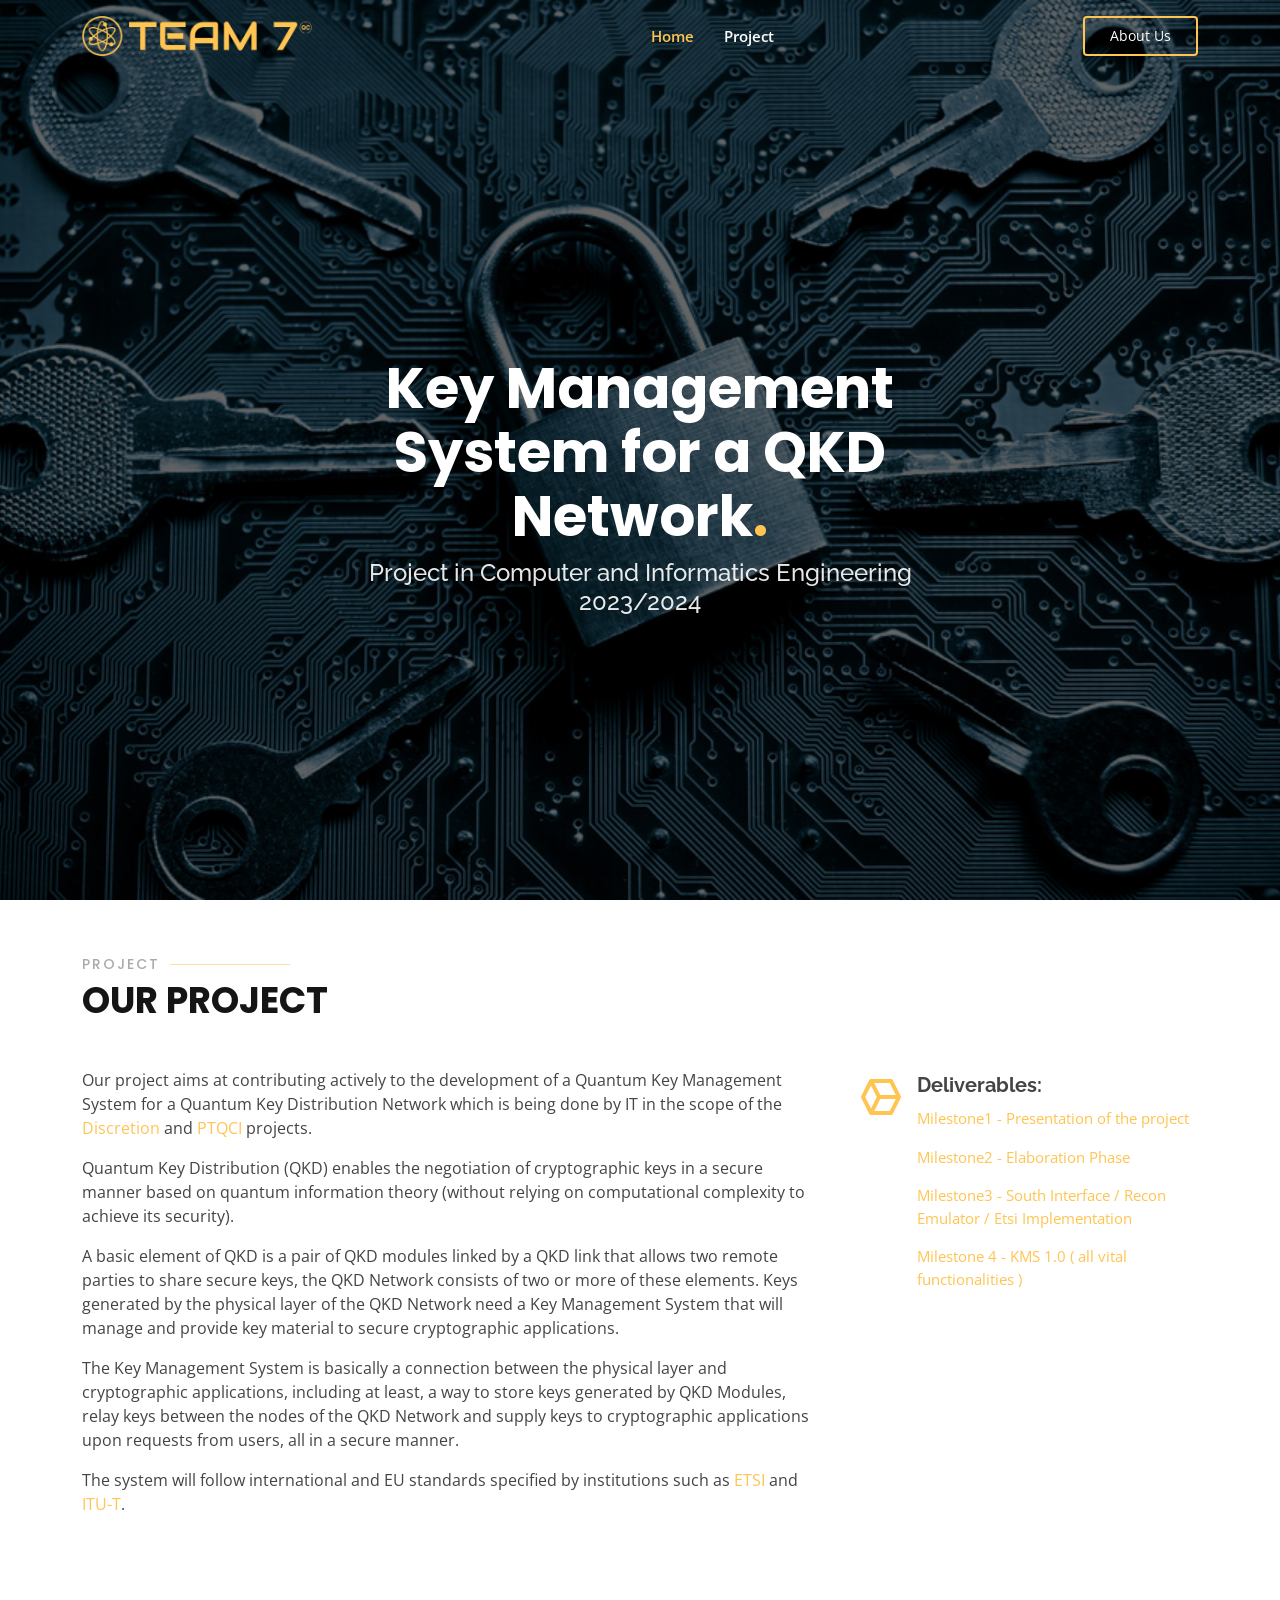
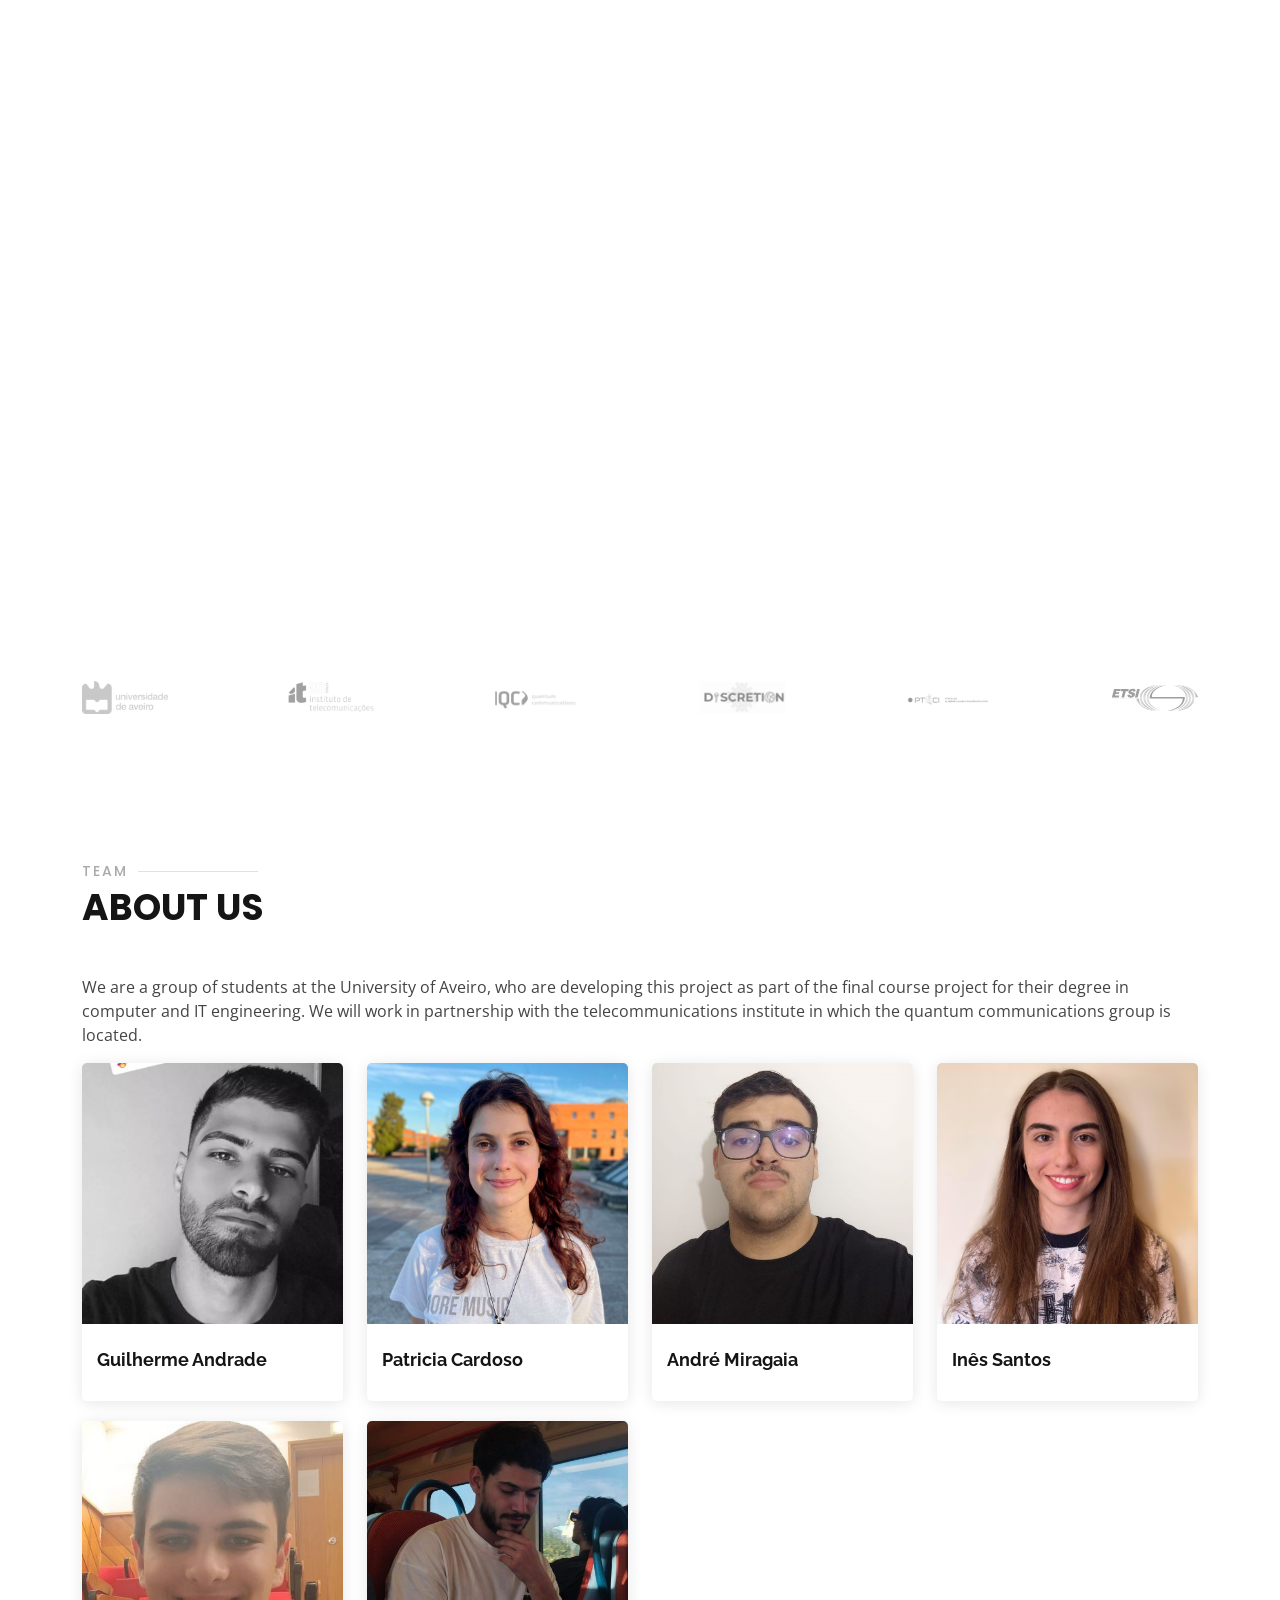
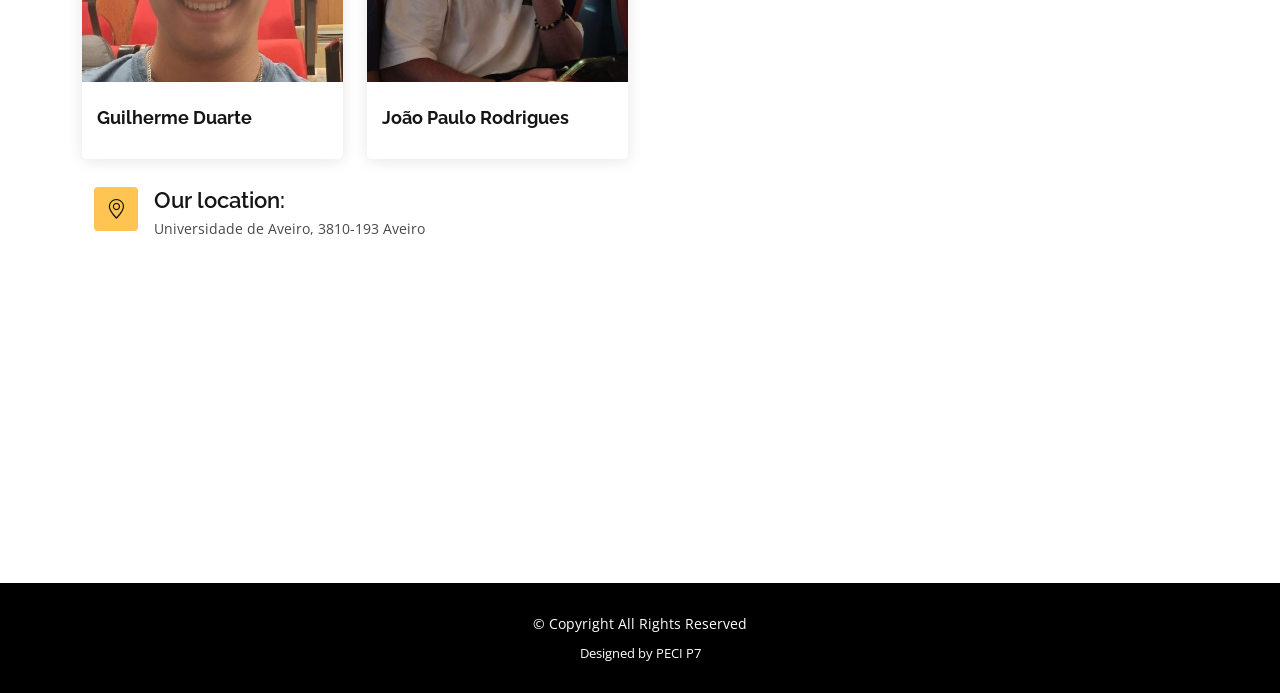
<file: index.html>
<!DOCTYPE html>
<html lang="en">

<head>
  <meta charset="utf-8">
  <meta content="width=device-width, initial-scale=1.0" name="viewport">

  <title>Key Management System for a QKD Network</title>
  <meta content="" name="description">
  <meta content="" name="keywords">

  <!-- Favicons -->
  <link href="assets/img/logoicon.png" rel="icon">
  <link href="assets/img/logoicon.png" rel="apple-touch-icon">

  <!-- Google Fonts -->
  <link href="https://fonts.googleapis.com/css?family=Open+Sans:300,300i,400,400i,600,600i,700,700i|Raleway:300,300i,400,400i,500,500i,600,600i,700,700i|Poppins:300,300i,400,400i,500,500i,600,600i,700,700i" rel="stylesheet">

  <!-- Vendor CSS Files -->
  <link href="assets/vendor/aos/aos.css" rel="stylesheet">
  <link href="assets/vendor/bootstrap/css/bootstrap.min.css" rel="stylesheet">
  <link href="assets/vendor/bootstrap-icons/bootstrap-icons.css" rel="stylesheet">
  <link href="assets/vendor/boxicons/css/boxicons.min.css" rel="stylesheet">
  <link href="assets/vendor/glightbox/css/glightbox.min.css" rel="stylesheet">
  <link href="assets/vendor/remixicon/remixicon.css" rel="stylesheet">
  <link href="assets/vendor/swiper/swiper-bundle.min.css" rel="stylesheet">

  <!-- Template Main CSS File -->
  <link href="assets/css/style.css" rel="stylesheet">

  <!-- =======================================================
  * Template Name: Gp
  * Updated: Sep 18 2023 with Bootstrap v5.3.2
  * Template URL: https://bootstrapmade.com/gp-free-multipurpose-html-bootstrap-template/
  * Author: BootstrapMade.com
  * License: https://bootstrapmade.com/license/
  ======================================================== -->
</head>

<body>

  <!-- ======= Header ======= -->
  <header id="header" class="fixed-top ">
    <div class="container d-flex align-items-center justify-content-lg-between">

      <!-- <h1 class="logo me-auto me-lg-0"><a href="index.html"><span></span></a></h1> -->
      <!-- Uncomment below if you prefer to use an image logo -->
      <a href="index.html" class="logo me-auto me-lg-0"><img src="assets/img/logo_T7.png" alt="" class="img-fluid"></a>

      <nav id="navbar" class="navbar order-last order-lg-0">
        <ul>
          <li><a class="nav-link scrollto active" href="#hero">Home</a></li>
          <li><a class="nav-link scrollto" href="#about">Project</a></li>
        </ul>
        <i class="bi bi-list mobile-nav-toggle"></i>
      </nav><!-- .navbar -->

      <a href="#team" class="get-started-btn scrollto">About Us</a>

    </div>
  </header><!-- End Header -->

  <!-- ======= Hero Section ======= -->
  <section id="hero" class="d-flex align-items-center justify-content-center">
    <div class="container" data-aos="fade-up">

      <div class="row justify-content-center" data-aos="fade-up" data-aos-delay="150">
        <div class="col-xl-7 col-lg-8">
          <h1>Key Management System for a QKD Network<span>.</span></h1>
          <h2>Project in Computer and Informatics Engineering<br> 2023/2024</h2>
        </div>
      </div>
    </div>
  </section><!-- End Hero -->

  <main id="main">

    <!-- ======= Project Section ======= -->
    <section id="about" class="about">
      <div class="container" data-aos="fade-up">

        <div class="section-title">
          <h2>Project</h2>
          <p>Our Project</p>
        </div>
    
        <div class="row">
          <div class="pt-4 pt-lg-0 col-lg-8 content" data-aos="fade-right" data-aos-delay="100">
            <p>
              Our project aims at contributing actively to the development of a Quantum Key
              Management System for a Quantum Key Distribution Network which is being done by IT in the scope of the <a href=" https://discretion-eu.com/" target="_blank">Discretion</a> and
              <a href="https://ptqci.av.it.pt/" target="_blank">PTQCI</a> projects.</p>
            <p>Quantum Key Distribution (QKD) enables the negotiation of cryptographic keys in a
              secure manner based on quantum information theory (without relying on computational complexity to achieve its security).</p> 
            <p>
              A basic element of QKD is a pair of QKD modules linked by a QKD link that allows two remote parties to share secure keys, the QKD Network consists of two or more of these elements.
              Keys generated by the physical layer of the QKD Network need a Key Management System that will manage and provide key material to secure cryptographic applications.</p>
            <p>The Key Management System is basically a connection between the physical layer and cryptographic applications, including at least, a way to store keys generated by QKD Modules, relay keys between the nodes of the QKD Network and supply keys to cryptographic applications upon requests from users, all in a secure manner.</p>
            <p>The system will follow international and EU standards
              specified by institutions such as <a href=" https://www.etsi.org/" target="_blank">ETSI</a> and <a href=" https://www.itu.int/" target="_blank">ITU-T</a>.
            </p>
          </div>
          <div class="pt-4 pt-lg-0 col-lg-4 features" data-aos="fade-left" data-aos-delay="100">
            <div class="icon-box" data-aos="zoom-in" data-aos-delay="150">
              <i class="bx bx-cube-alt"></i>
              <h4>Deliverables:</h4>
              <p><a href="Milestone1.pptx" download> Milestone1 - Presentation of the project</a> </p>
              <p><a href="Milestone2.pptx" download> Milestone2  - Elaboration Phase</a> </p> 
              <p><a href="Milestone3.pptx" download>Milestone3 - South Interface / Recon Emulator / Etsi Implementation</a> </p>  
              <p><a href="Milestone4.pptx" download>Milestone 4 - KMS 1.0 ( all vital functionalities )</a> </p>               
            </div>
          </div>
        </div>

        <!-- Video Section -->
        <!-- Video Section -->
        <!-- Video Section -->
        <!-- Video Section -->
        <div class="row mt-4">
          <div class="col-lg-12">
            <div style="padding:56.25% 0 0 0;position:relative;">
              <iframe src="https://player.vimeo.com/video/953749522?badge=0&amp;autopause=0&amp;player_id=0&amp;app_id=58479" frameborder="0" allow="autoplay; fullscreen; picture-in-picture; clipboard-write" style="position:absolute;top:0;left:0;width:100%;height:100%;" title="Quantum Key Distribution"></iframe>
            </div>
            <script src="https://player.vimeo.com/api/player.js"></script>
          </div>
        </div>
    </section><!-- End Project Section -->

    <!-- ======= Clients Section ======= -->
    <section id="clients" class="clients">
      <div class="container" data-aos="zoom-in">

        <div class="clients-slider swiper">
          <div class="swiper-wrapper align-items-center">
            <div class="swiper-slide"><a href="https://www.ua.pt/" target="_blank"><img src="assets/img/clients/logo_UA2.png" class="img-fluid" alt=""></a></div>
            <div class="swiper-slide"><a href="https://it.pt/" target="_blank"><img src="assets/img/clients/IT.png" class="img-fluid" alt=""></a></div>
            <div class="swiper-slide"><a href="https://www.it.pt/Groups/Index/72" target="_blank"><img src="assets/img/clients/logo_qcg.png" class="img-fluid" alt=""></a></div>
            <div class="swiper-slide"><a href="https://discretion-eu.com/" target="_blank"><img src="assets/img/clients/logo_disc.png" class="img-fluid" alt=""></a></div>
            <div class="swiper-slide"><a href="https://ptqci.av.it.pt/" target="_blank"><img src="assets/img/clients/logo_ptqci.png" class="img-fluid" alt=""></a></div>
            <div class="swiper-slide"><a href="https://www.etsi.org/" target="_blank"><img src="assets/img/clients/logo_etsi.svg" class="img-fluid" alt=""></a></div>
            <div class="swiper-slide"><a href="https://www.itu.int/en/Pages/default.aspx" target="_blank"><img src="assets/img/clients/logo_itu.png" class="img-fluid" alt=""></a></div>

          </div>
          <!-- <div class="swiper-pagination"></div> -->
        </div>

      </div>
    </section><!-- End Clients Section -->

    <!-- ======= Team Section ======= -->
    <section id="team" class="team">
      <div class="container" data-aos="fade-up">

        <div class="section-title">
          <h2>Team</h2>
          <p>About Us</p>
        </div>

        <p>We are a group of students at the University of Aveiro, who are developing this project as part of the final course project for their degree in computer and IT engineering. We will work in partnership with the telecommunications institute in which the quantum communications group is located.</p>

        <div class="row">

          <div class="col-lg-3 col-md-6 d-flex align-items-stretch">
            <div class="member" data-aos="fade-up" data-aos-delay="100">
              <div class="member-img">
                <img src="Gui.jpg" class="img-fluid" alt="">
                <div class="social">
                  <a href=""><i class="bi bi-twitter"></i></a>
                  <a href=""><i class="bi bi-facebook"></i></a>
                  <a href=""><i class="bi bi-instagram"></i></a>
                  <a href=""><i class="bi bi-linkedin"></i></a>
                </div>
              </div>
              <div class="member-info">
                <h4>Guilherme Andrade</h4>
              </div>
            </div>
          </div>

          <div class="col-lg-3 col-md-6 d-flex align-items-stretch">
            <div class="member" data-aos="fade-up" data-aos-delay="200">
              <div class="member-img">
                <img src="Patricia.jpg" class="img-fluid" alt="">
                <div class="social">
                  <a href=""><i class="bi bi-twitter"></i></a>
                  <a href=""><i class="bi bi-facebook"></i></a>
                  <a href=""><i class="bi bi-instagram"></i></a>
                  <a href=""><i class="bi bi-linkedin"></i></a>
                </div>
              </div>
              <div class="member-info">
                <h4>Patricia Cardoso</h4>
              </div>
            </div>
          </div>

          <div class="col-lg-3 col-md-6 d-flex align-items-stretch">
            <div class="member" data-aos="fade-up" data-aos-delay="300">
              <div class="member-img">
                <img src="Miragaia.jpg" class="img-fluid" alt="">
                <div class="social">
                  <a href=""><i class="bi bi-twitter"></i></a>
                  <a href=""><i class="bi bi-facebook"></i></a>
                  <a href=""><i class="bi bi-instagram"></i></a>
                  <a href=""><i class="bi bi-linkedin"></i></a>
                </div>
              </div>
              <div class="member-info">
                <h4>André Miragaia</h4>
              </div>
            </div>
          </div>

          <div class="col-lg-3 col-md-6 d-flex align-items-stretch">
            <div class="member" data-aos="fade-up" data-aos-delay="400">
              <div class="member-img">
                <img src="ines.jpg" class="img-fluid" alt="">
                <div class="social">
                  <a href=""><i class="bi bi-twitter"></i></a>
                  <a href=""><i class="bi bi-facebook"></i></a>
                  <a href=""><i class="bi bi-instagram"></i></a>
                  <a href=""><i class="bi bi-linkedin"></i></a>
                </div>
              </div>
              <div class="member-info">
                <h4>Inês Santos</h4>
              </div>
            </div>
          </div>

          <div class="col-lg-3 col-md-6 d-flex align-items-stretch">
            <div class="member" data-aos="fade-up" data-aos-delay="100">
              <div class="member-img">
                <img src="Galinhas.jpg" class="img-fluid" alt="">
                <div class="social">
                  <a href=""><i class="bi bi-twitter"></i></a>
                  <a href=""><i class="bi bi-facebook"></i></a>
                  <a href=""><i class="bi bi-instagram"></i></a>
                  <a href=""><i class="bi bi-linkedin"></i></a>
                </div>
              </div>
              <div class="member-info">
                <h4>Guilherme Duarte</h4>
              </div>
            </div>
          </div>

          <div class="col-lg-3 col-md-6 d-flex align-items-stretch">
            <div class="member" data-aos="fade-up" data-aos-delay="100">
              <div class="member-img">
                <img src="J.jpg" class="img-fluid" alt="">
                <div class="social">
                  <a href=""><i class="bi bi-twitter"></i></a>
                  <a href=""><i class="bi bi-facebook"></i></a>
                  <a href=""><i class="bi bi-instagram"></i></a>
                  <a href=""><i class="bi bi-linkedin"></i></a>
                </div>
              </div>
              <div class="member-info">
                <h4>João Paulo Rodrigues</h4>
              </div>
            </div>
          </div>

        </div>

        <div class="container contact mt-2" data-aos="fade-up">

          <div class="row">
            <div class="col-lg-4">
              <div class="info">
                <div class="address">
                  <i class="bi bi-geo-alt"></i>
                  <h4>Our location:</h4>
                  <p>Universidade de Aveiro, 3810-193 Aveiro</p>
                </div>
              </div>
            </div>
          </div>
  
          <div class="mt-2">
            <iframe style="border:0; width: 100%; height: 270px;" src="https://www.google.com/maps/embed?pb=!1m14!1m8!1m3!1d12111.873554805348!2d-8.6574621!3d40.6305791!3m2!1i1024!2i768!4f13.1!3m3!1m2!1s0xd23a2aa4e1bda2b%3A0xd70b976749475485!2sUniversidade%20de%20Aveiro!5e0!3m2!1spt-PT!2spt!4v1696082003147!5m2!1spt-PT!2spt" frameborder="0" allowfullscreen></iframe>
          </div>
  
        </div>


      </div>
    </section><!-- End Team Section -->

  </main><!-- End #main -->

  <!-- ======= Footer ======= -->
  <footer id="footer">
    <div class="container">
      <div class="copyright">
        &copy; Copyright All Rights Reserved
      </div>
      <div class="credits">
        <!-- All the links in the footer should remain intact. -->
        <!-- You can delete the links only if you purchased the pro version. -->
        <!-- Licensing information: https://bootstrapmade.com/license/ -->
        <!-- Purchase the pro version with working PHP/AJAX contact form: https://bootstrapmade.com/gp-free-multipurpose-html-bootstrap-template/ -->
        Designed by PECI P7
      </div>
    </div>
  </footer><!-- End Footer -->

  <div id="preloader"></div>
  <a href="#" class="back-to-top d-flex align-items-center justify-content-center"><i class="bi bi-arrow-up-short"></i></a>

  <!-- Vendor JS Files -->
  <script src="assets/vendor/purecounter/purecounter_vanilla.js"></script>
  <script src="assets/vendor/aos/aos.js"></script>
  <script src="assets/vendor/bootstrap/js/bootstrap.bundle.min.js"></script>
  <script src="assets/vendor/glightbox/js/glightbox.min.js"></script>
  <script src="assets/vendor/isotope-layout/isotope.pkgd.min.js"></script>
  <script src="assets/vendor/swiper/swiper-bundle.min.js"></script>
  <script src="assets/vendor/php-email-form/validate.js"></script>

  <!-- Template Main JS File -->
  <script src="assets/js/main.js"></script>

</body>

</html>
</file>
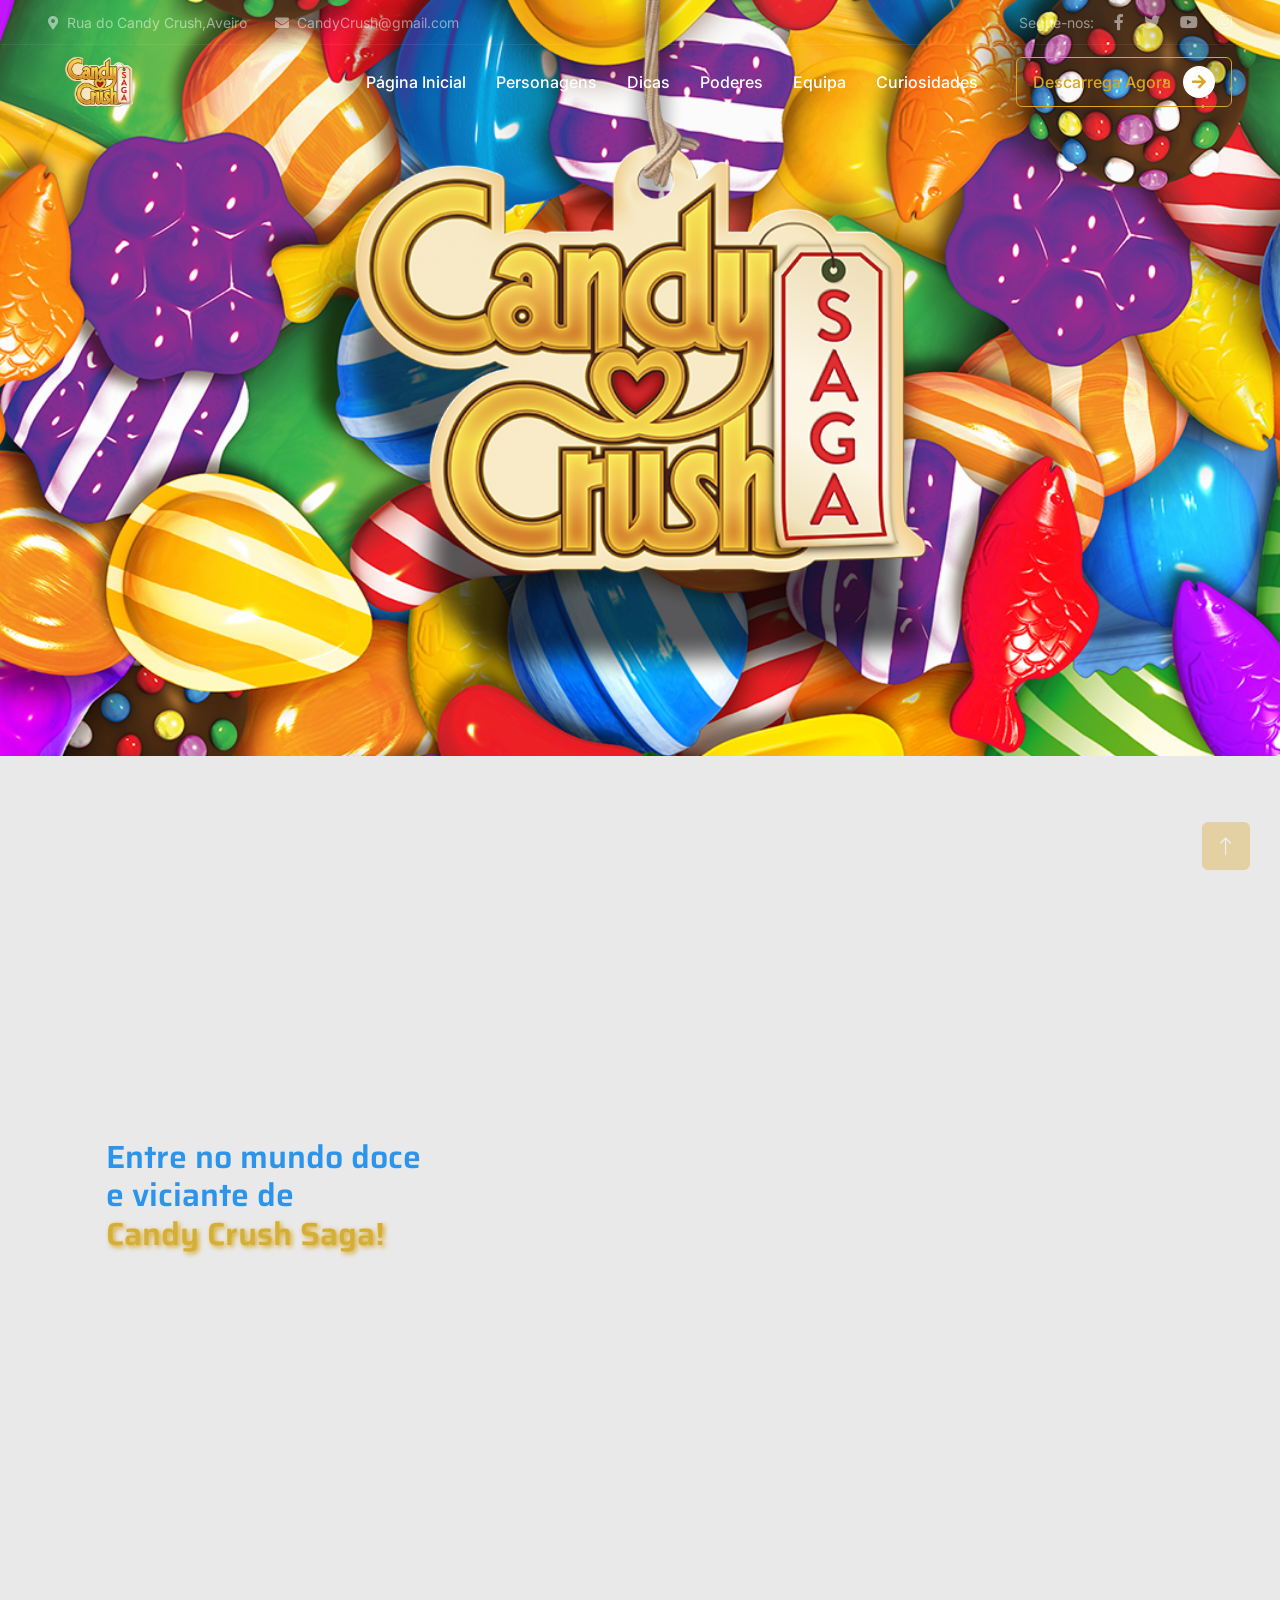
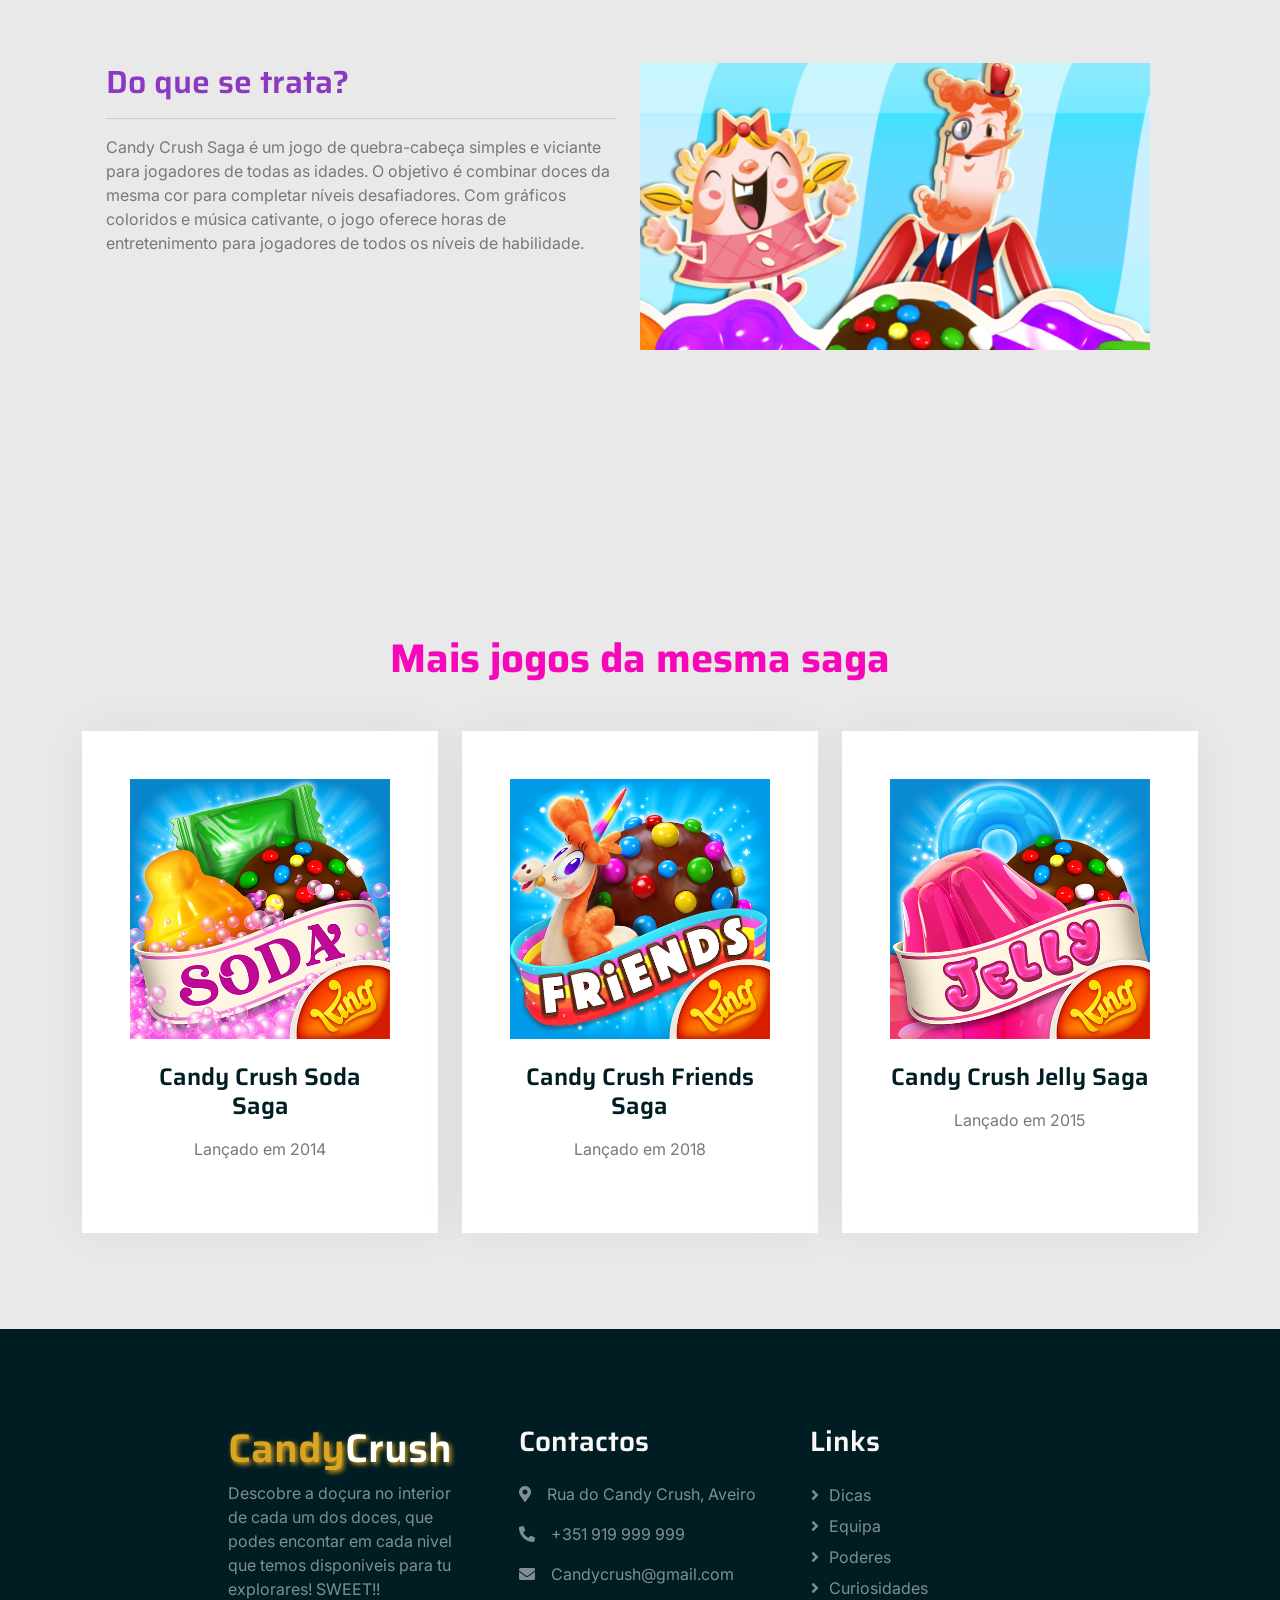
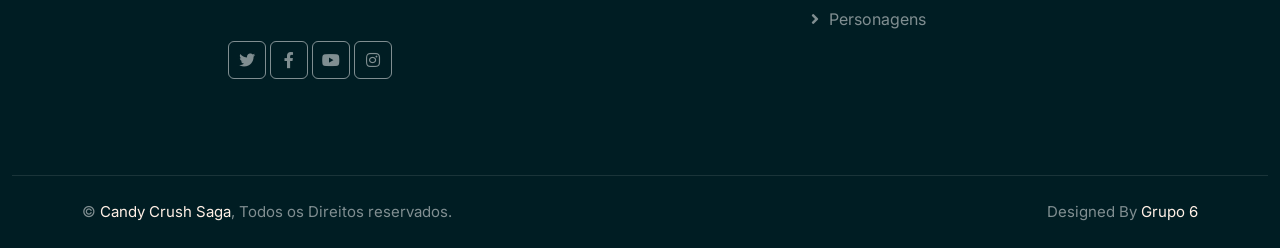
<file: Site/index.html>
<!DOCTYPE html>
<html lang="en">

<head>
    <meta charset="utf-8">
    <title>Candy Crush Saga</title>
    <meta content="width=device-width, initial-scale=1.0" name="viewport">
    <meta content="" name="keywords">
    <meta content="" name="description">

    <!-- Favicon -->
    <link href="img/favicon.ico" rel="icon">

    <!-- Google Web Fonts -->
    <link rel="preconnect" href="https://fonts.googleapis.com">
    <link rel="preconnect" href="https://fonts.gstatic.com" crossorigin>
    <link href="https://fonts.googleapis.com/css2?family=Inter:wght@400;500;600&family=Saira:wght@500;600;700&display=swap" rel="stylesheet"> 

    <!-- Icon Font Stylesheet -->
    <link href="https://cdnjs.cloudflare.com/ajax/libs/font-awesome/5.10.0/css/all.min.css" rel="stylesheet">
    <link href="https://cdn.jsdelivr.net/npm/bootstrap-icons@1.4.1/font/bootstrap-icons.css" rel="stylesheet">

    <!-- Libraries Stylesheet -->
    <link href="lib/animate/animate.min.css" rel="stylesheet">
    <link href="lib/owlcarousel/assets/owl.carousel.min.css" rel="stylesheet">

    <!-- Customized Bootstrap Stylesheet -->
    <link href="css/bootstrap.min.css" rel="stylesheet">

    <!-- Template Stylesheet -->
    <link href="css/style.css" rel="stylesheet">
</head>


  
<body class="bodyhome" style="background-color:#e9e9e9;">

    <!-- Spinner Start -->
    <div id="spinner" class="show bg-white position-fixed translate-middle w-100 vh-100 top-50 start-50 d-flex align-items-center justify-content-center">
        <div class="spinner-grow text-primary" role="status"></div>
    </div>
    <!-- Spinner End -->
    
     
    <!-- Navbar Start -->
    <div class="container-fluid fixed-top px-0 wow fadeIn" data-wow-delay="0.1s">
        <div class="top-bar text-white-50 row gx-0 align-items-center d-none d-lg-flex">
            <div class="col-lg-6 px-5 text-start">
                <small><i class="fa fa-map-marker-alt me-2"></i>Rua do Candy Crush,Aveiro</small>
                <small class="ms-4"><i class="fa fa-envelope me-2"></i>CandyCrush@gmail.com</small>
            </div>
            <div class="col-lg-6 px-5 text-end">
                <small>Segue-nos:</small>
                <a class="text-white-50 ms-3" href="https://www.facebook.com/candycrushsaga"><i class="fab fa-facebook-f"></i></a>
                <a class="text-white-50 ms-3" href="https://twitter.com/CandyCrushSaga"><i class="fab fa-twitter"></i></a>
                <a class="text-white-50 ms-3" href="https://www.youtube.com/@CandyCrushOfficial/videos"><i class="fab fa-youtube"></i></a>
                <a class="text-white-50 ms-3" href="https://www.instagram.com/candycrushsaga/"><i class="fab fa-instagram"></i></a>
            </div>
        </div>

        <nav class="navbar navbar-expand-lg navbar-dark py-lg-0 px-lg-5 wow fadeIn" data-wow-delay="0.1s">
            <a href="index.html" class="navbar-brand ms-4 ms-lg-0">
                <img src="img\Candy_Crush_Saga_logo.png" alt="logo" style= "height:60px;">
                
            </a>
            <button type="button" class="navbar-toggler me-4" data-bs-toggle="collapse" data-bs-target="#navbarCollapse">
                <span class="navbar-toggler-icon"></span>
            </button>
            <div class="collapse navbar-collapse" id="navbarCollapse">
                <div class="navbar-nav ms-auto p-4 p-lg-0">
                    <a href="index.html" class="nav-item nav-link">Página Inicial</a>
                    <a href="Personagens.html" class="nav-item nav-link">Personagens</a>
                    <a href="dicas.html" class="nav-item nav-link">Dicas</a>
                    <a href="Poderes1.html" class="nav-item nav-link">Poderes</a>
                    <a href="Equipa.html" class="nav-item nav-link">Equipa</a>
                    <a href="Curiosidades.html" class="nav-item nav-link">Curiosidades</a>
                </div>
                <div class="d-none d-lg-flex ms-2">
                    <a class="btn btn-outline-primary py-2 px-3" href="Descarregar.html">
                        Descarrega Agora
                        <div class="d-inline-flex btn-sm-square bg-white text-primary rounded-circle ms-2">
                            <i class="fa fa-arrow-right"></i>
                        </div>
                    </a>
                </div>
            </div>
        </nav>
    </div>
    <!-- Navbar End -->


    <!-- Page Header Start -->
    <div class="homepage-header ">
      
    </div>
    <!-- Page Header End -->

    
    <!--Home video--> <!--Adicionei esta secção--> 
    <div class="candyvid" id="cv">
        <div class="row align-items-center container my-5 mx-auto">
            <div class=" content text col-lg-6 col-md-6 col-12 pt-5 pb-5">
                <h2><span  style="color:#2c95eb">Entre no mundo doce <br> e viciante de </span><br><span class=" texto-primary text-shadow"> Candy Crush Saga!</span></h2>
            </div>
            <div class="img col-lg-6 col-md-6 col-12 pt-5 pb-5 containerVid">
                <iframe width="560" height="315" src="https://www.youtube.com/embed/gJjCGmMkAIw" title="YouTube video player" frameborder="0" allow="accelerometer; autoplay; clipboard-write; encrypted-media; gyroscope; picture-in-picture; web-share" class="youtube" allowfullscreen></iframe>
            </div>
        </div>
    </div>
     <!--Home video--> <!--Adicionei esta secção--> 
    <div class="descricao" id="des">
        <div class="row align-items-center container my-5 mx-auto">
            <div class="row padding">
                
                <div class="text col-lg-6 col-md-6 col-12 pt-5 pb-5">
                    <h2><span style="color:#8b3ac0">Do que se trata?</span></h2>
                    <hr>
                    <p>Candy Crush Saga é um jogo de quebra-cabeça simples e viciante para jogadores de todas as idades. O objetivo é combinar doces da mesma cor para completar níveis desafiadores. Com gráficos coloridos e música cativante, o jogo oferece horas de entretenimento para jogadores de todos os níveis de habilidade.</p>
                </div>
                <div class="text col-lg-6 col-md-6 col-12 pt-5 pb-5">
                    <img src="img/candy2.png" class="img-fluid" alt="Candy Crush Saga">
                </div>
            </div>
        </div>
    </div>
    <!--end Home video-->

    <!-- Service Start --> <!--Alterei o texto, as imagens e removei os botões-->
    <div style="margin-top:5cm" class="container-xxl py-5">
        <div class="container">
            <div class="text-center mx-auto mb-5 wow fadeInUp" data-wow-delay="0.1s" style="max-width: 500px;">
                <h1 class="display-6 mb-5"><span style="color:#f607ba">Mais jogos da mesma saga</span></h1>
            </div>
            <div class="row g-4 justify-content-center">
                <div class="col-lg-4 col-md-6 wow fadeInUp" data-wow-delay="0.1s">
                    <div class="service-item bg-white text-center h-100 p-4 p-xl-5">
                        <img class="img-fluid mb-4" src="img/soda.png" alt="">
                        <h4 class="mb-3">Candy Crush Soda Saga</h4>
                        <p class="mb-4">Lançado em 2014</p>
                    </div>
                </div>
                <div class="col-lg-4 col-md-6 wow fadeInUp" data-wow-delay="0.3s">
                    <div class="service-item bg-white text-center h-100 p-4 p-xl-5">
                        <img class="img-fluid mb-4" src="img/friends.png" alt="">
                        <h4 class="mb-3">Candy Crush Friends Saga</h4>
                        <p class="mb-4">Lançado em 2018</p>
                    </div>
                </div>
                <div class="col-lg-4 col-md-6 wow fadeInUp" data-wow-delay="0.5s">
                    <div class="service-item bg-white text-center h-100 p-4 p-xl-5">
                        <img class="img-fluid mb-4" src="img/jelly.png" alt="">
                        <h4 class="mb-3">Candy Crush Jelly Saga</h4>
                        <p class="mb-4">Lançado em 2015</p>
                    </div>
                </div>
            </div>
        </div>
    </div>
    <!-- Service End -->



      <!-- Footer Start -->
      <div class="container-fluid bg-dark text-white-50 footer mt-5 pt-5 wow fadeIn" data-wow-delay="0.1s">
        <div class="container py-5">
            <div class="row g-5 justify-content-center">
                <div class="col-lg-3 col-md-6">
                    <h1 class="text-primary text-shadow">Candy<span style="color:white">Crush</span></h1> 
                    <p>Descobre a doçura no interior de cada um dos doces, que podes encontar em cada nivel que temos disponiveis para tu explorares! SWEET!!</p>
                    <div class="d-flex pt-4">
                        <a class="btn btn-square me-1" href="https://twitter.com/CandyCrushSaga"><i class="fab fa-twitter"></i></a>
                        <a class="btn btn-square me-1" href="https://www.facebook.com/candycrushsaga"><i class="fab fa-facebook-f"></i></a>
                        <a class="btn btn-square me-1" href="https://www.youtube.com/@CandyCrushOfficial/videos"><i class="fab fa-youtube"></i></a>
                        <a class="btn btn-square me-1" href="https://www.instagram.com/candycrushsaga/"><i class="fab fa-instagram"></i></a>
                    </div>
                </div>
                <div class="col-lg-3 col-md-6">
                    <h3 class="text-light mb-4">Contactos</h3>
                    <p><i class="fa fa-map-marker-alt me-3"></i>Rua do Candy Crush, Aveiro</p>
                    <p><i class="fa fa-phone-alt me-3"></i>+351 919 999 999</p>
                    <p><i class="fa fa-envelope me-3"></i>Candycrush@gmail.com</p>
                </div>
                <div class="col-lg-3 col-md-6">
                    <h3 class="text-light mb-4">Links</h3>
                    <a class="btn btn-link" href="dicas.html">Dicas</a>
                    <a class="btn btn-link" href="Equipa.html">Equipa</a>
                    <a class="btn btn-link" href="Poderes1.html">Poderes</a>
                    <a class="btn btn-link" href="Curiosidades.html">Curiosidades</a>
                    <a class="btn btn-link" href="personagens.html">Personagens</a>
                </div>
                <a></a>
            </div>
        </div>
        <div class="container-fluid copyright">
            <div class="container">
                <div class="row">
                    <div class="col-md-6 text-center text-md-start mb-3 mb-md-0">
                        &copy; <a href="#">Candy Crush Saga</a>, Todos os Direitos reservados.
                    </div>
                    <div class="col-md-6 text-center text-md-end">
                        <!--/*** This template is free as long as you keep the footer author’s credit link/attribution link/backlink. If you'd like to use the template without the footer author’s credit link/attribution link/backlink, you can purchase the Credit Removal License from "https://htmlcodex.com/credit-removal". Thank you for your support. ***/-->
                        Designed By <a href="">Grupo 6</a>
                    </div>
                </div>
            </div>
        </div>
    </div>
    <!-- Footer End -->


    <!-- Back to Top -->
    <a href="#" class="btn btn-lg btn-primary btn-lg-square back-to-top"><i class="bi bi-arrow-up"></i></a>


    <!-- JavaScript Libraries -->
    <script src="https://code.jquery.com/jquery-3.4.1.min.js"></script>
    <script src="https://cdn.jsdelivr.net/npm/bootstrap@5.0.0/dist/js/bootstrap.bundle.min.js"></script>
    <script src="lib/wow/wow.min.js"></script>
    <script src="lib/easing/easing.min.js"></script>
    <script src="lib/waypoints/waypoints.min.js"></script>
    <script src="lib/owlcarousel/owl.carousel.min.js"></script>
    <script src="lib/parallax/parallax.min.js"></script>

    <!-- Template Javascript -->
    <script src="js/main.js"></script>
</body>

</html>
</file>
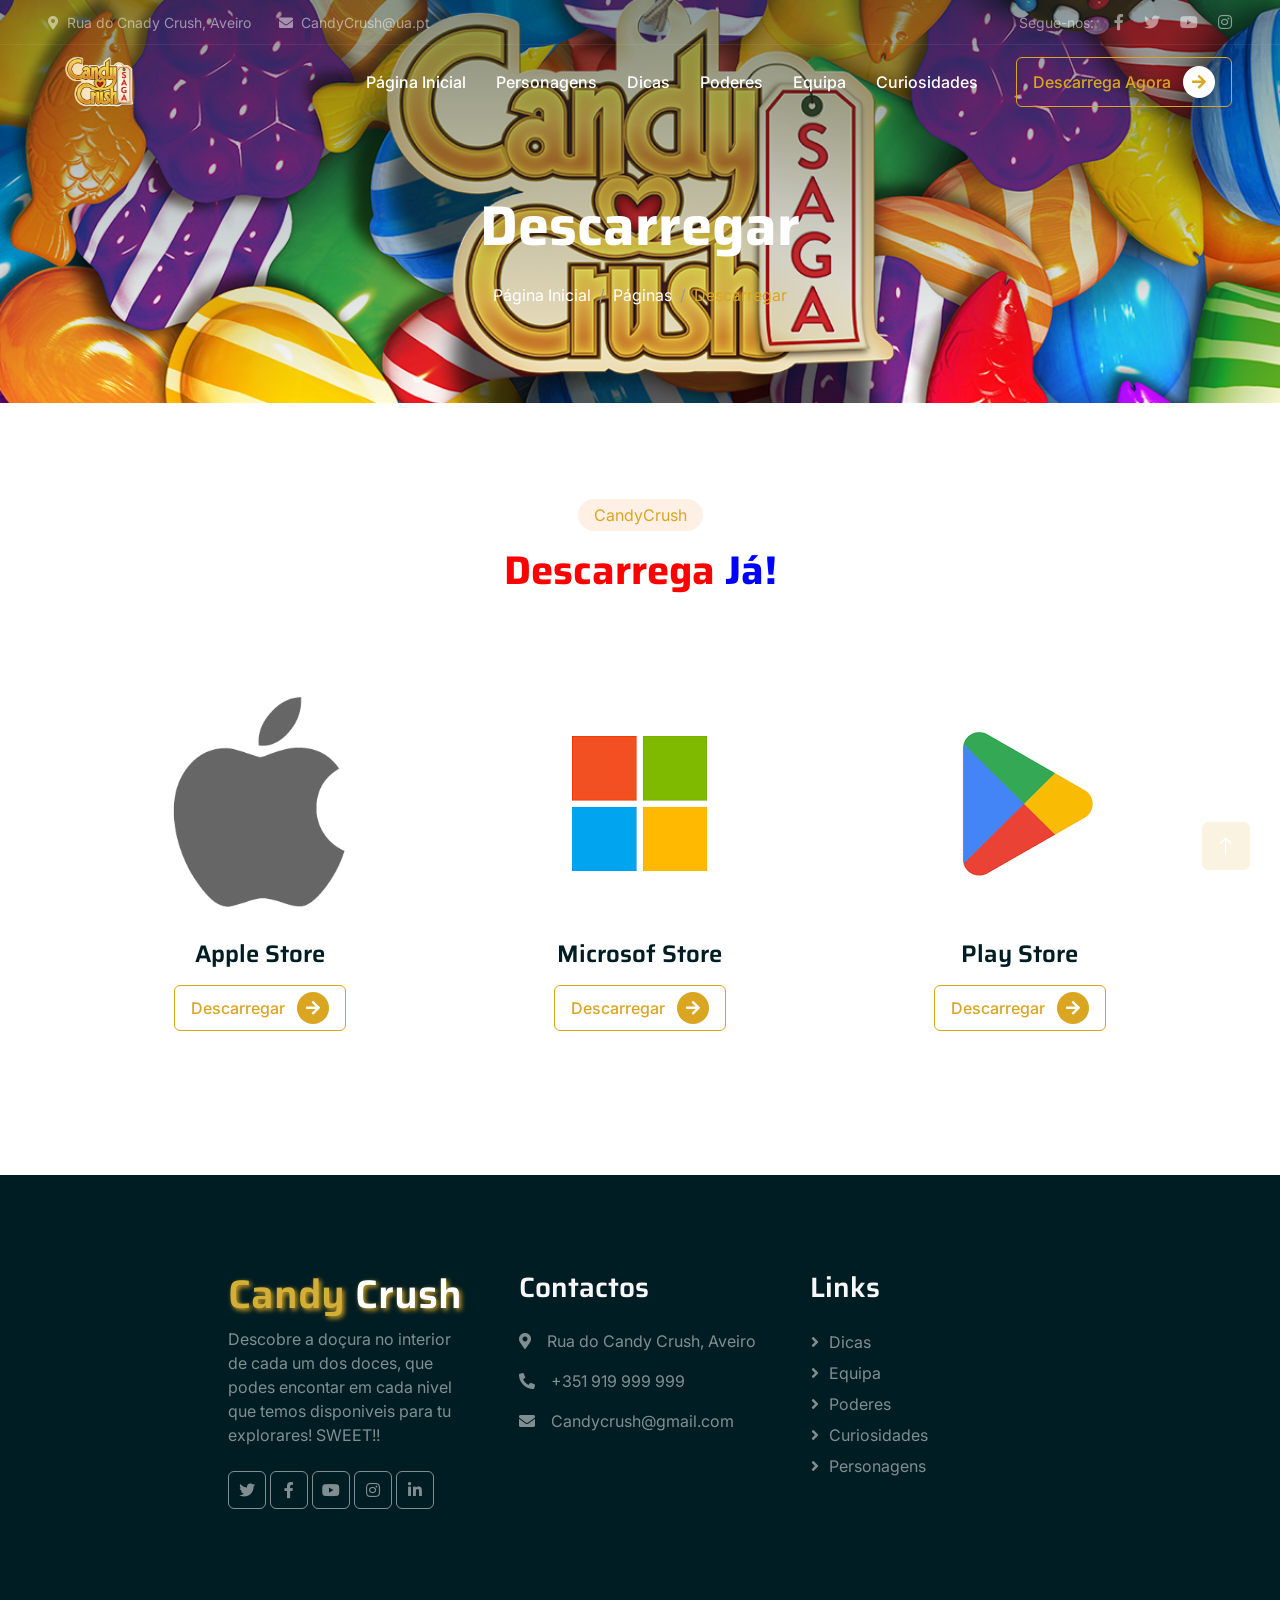
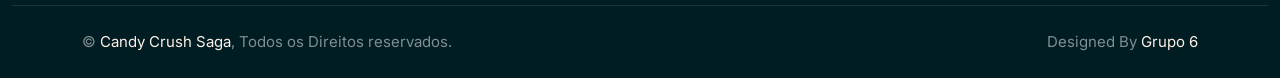
<file: Descarregar.html>
<!DOCTYPE html>
<html lang="en">

<head>
    <meta charset="utf-8">
    <title>Candy Crush Saga - Download</title>
    <meta content="width=device-width, initial-scale=1.0" name="viewport">
    <meta content="" name="keywords">
    <meta content="" name="description">

    <!-- Favicon -->
    <link href="img/favicon.ico" rel="icon">

    <!-- Google Web Fonts -->
    <link rel="preconnect" href="https://fonts.googleapis.com">
    <link rel="preconnect" href="https://fonts.gstatic.com" crossorigin>
    <link href="https://fonts.googleapis.com/css2?family=Inter:wght@400;500;600&family=Saira:wght@500;600;700&display=swap" rel="stylesheet"> 

    <!-- Icon Font Stylesheet -->
    <link href="https://cdnjs.cloudflare.com/ajax/libs/font-awesome/5.10.0/css/all.min.css" rel="stylesheet">
    <link href="https://cdn.jsdelivr.net/npm/bootstrap-icons@1.4.1/font/bootstrap-icons.css" rel="stylesheet">

    <!-- Libraries Stylesheet -->
    <link href="lib/animate/animate.min.css" rel="stylesheet">
    <link href="lib/owlcarousel/assets/owl.carousel.min.css" rel="stylesheet">

    <!-- Customized Bootstrap Stylesheet -->
    <link href="css/bootstrap.min.css" rel="stylesheet">

    <!-- Template Stylesheet -->
    <link href="css/style.css" rel="stylesheet">
</head>

<body>
    <!-- Spinner Start -->
    <div id="spinner" class="show bg-white position-fixed translate-middle w-100 vh-100 top-50 start-50 d-flex align-items-center justify-content-center">
        <div class="spinner-grow text-primary" role="status"></div>
    </div>
    <!-- Spinner End -->


    <!-- Navbar Start -->
    <div class="container-fluid fixed-top px-0 wow fadeIn" data-wow-delay="0.1s">
        <div class="top-bar text-white-50 row gx-0 align-items-center d-none d-lg-flex">
            <div class="col-lg-6 px-5 text-start">
                <small><i class="fa fa-map-marker-alt me-2"></i>Rua do Cnady Crush, Aveiro</small>
                <small class="ms-4"><i class="fa fa-envelope me-2"></i>CandyCrush@ua.pt</small>
            </div>
            <div class="col-lg-6 px-5 text-end">
                <small>Segue-nos:</small>
                <a class="text-white-50 ms-3" href="https://www.facebook.com/candycrushsaga"><i class="fab fa-facebook-f"></i></a>
                <a class="text-white-50 ms-3" href="https://twitter.com/CandyCrushSaga"><i class="fab fa-twitter"></i></a>
                <a class="text-white-50 ms-3" href="https://www.youtube.com/@CandyCrushOfficial/videos"><i class="fab fa-youtube"></i></a>
                <a class="text-white-50 ms-3" href="https://www.instagram.com/candycrushsaga/"><i class="fab fa-instagram"></i></a>
            </div>
        </div>

        <nav class="navbar navbar-expand-lg navbar-dark py-lg-0 px-lg-5 wow fadeIn" data-wow-delay="0.1s">
            <a href="index.html" class="navbar-brand ms-4 ms-lg-0">
                <img src="img/Candy_Crush_Saga_logo.png" alt="logo" style= "height:60px;">
            </a>
            <button type="button" class="navbar-toggler me-4" data-bs-toggle="collapse" data-bs-target="#navbarCollapse">
                <span class="navbar-toggler-icon"></span>
            </button>
            <div class="collapse navbar-collapse" id="navbarCollapse">
                <div class="navbar-nav ms-auto p-4 p-lg-0">
                    <a href="index.html" class="nav-item nav-link">Página Inicial</a>
                    <a href="personagens.html" class="nav-item nav-link">Personagens</a>
                    <a href="dicas.html" class="nav-item nav-link">Dicas</a>
                    <a href="Poderes1.html" class="nav-item nav-link">Poderes</a>
                    <a href="Equipa.html" class="nav-item nav-link">Equipa</a>
                    <a href="Curiosidades.html" class="nav-item nav-link">Curiosidades</a>
                </div>
                <div class="d-none d-lg-flex ms-2">
                    <a class="btn btn-outline-primary py-2 px-3" href="Descarregar.html">
                        Descarrega Agora
                        <div class="d-inline-flex btn-sm-square bg-white text-primary rounded-circle ms-2">
                            <i class="fa fa-arrow-right"></i>
                        </div>
                    </a>
                </div>
            </div>
        </nav>
    </div>
    <!-- Navbar End -->


    <!-- Page Header Start -->
    <div class="container-fluid page-header mb-5 wow fadeIn" data-wow-delay="0.1s">
        <div class="container text-center">
            <h1 class="display-4 text-white animated slideInDown mb-4">Descarregar</h1>
            <nav aria-label="breadcrumb animated slideInDown">
                <ol class="breadcrumb justify-content-center mb-0">
                    <li class="breadcrumb-item"><a class="text-white" href="#">Página Inicial</a></li>
                    <li class="breadcrumb-item"><a class="text-white" href="#">Páginas</a></li>
                    <li class="breadcrumb-item text-primary active" aria-current="page">Descarregar</li>
                </ol>
            </nav>
        </div>
    </div>
    <!-- Page Header End -->


    <!-- Service Start -->
    <div class="container-xxl py-5">
        <div class="container">
            <div class="text-center mx-auto mb-5 wow fadeInUp" data-wow-delay="0.1s" style="max-width: 500px;">
                <div class="d-inline-block rounded-pill bg-secondary text-primary py-1 px-3 mb-3">CandyCrush</div>
                <h1 class="display-6 mb-5" style="color:red"> Descarrega <span style=color:blue> Já!</span></h1>
            </div>
            <div class="row g-4 justify-content-center">
                <div class="col-lg-4 col-md-6 wow fadeInUp" data-wow-delay="0.1s">
                    <div class="Poderes-item bg-white text-center h-100 p-4 p-xl-5">
                        <img class="img-fluid mb-4" src="img/AppleStore.png" style="width: 225px; height: 225px;" alt="">
                        <h4 class="mb-3">Apple Store</h4>
                         <!--<p class="mb-4"> </p>       VER             --> 
                        <a class="btn btn-outline-primary px-3" href="https://apps.apple.com/app/id553834731">
                            Descarregar
                            <div class="d-inline-flex btn-sm-square bg-primary text-white rounded-circle ms-2">
                                <i class="fa fa-arrow-right"></i>
                            </div>
                        </a>
                    </div>
                </div>
                <div class="col-lg-4 col-md-6 wow fadeInUp" data-wow-delay="0.3s">
                    <div class="Poderes2-item bg-white text-center h-100 p-4 p-xl-5">
                        <img class="img-fluid mb-4" src="img/Microsoft Store.png" alt="">
                        <h4 class="mb-3">Microsof Store</h4>
                         <!--<p class="mb-4"> </p>       VER             --> 
                        <a class="btn btn-outline-primary px-3" href="https://www.microsoft.com/es-es/p/candy-crush-saga/9nblggh18846?rtc=1&activetab=pivot:overviewtab">
                            Descarregar
                            <div class="d-inline-flex btn-sm-square bg-primary text-white rounded-circle ms-2">
                                <i class="fa fa-arrow-right"></i>
                            </div>
                        </a>
                    </div>
                </div>
                <div class="col-lg-4 col-md-6 wow fadeInUp" data-wow-delay="0.5s">
                    <div class="Poderes-item bg-white text-center h-100 p-4 p-xl-5">
                        <img class="img-fluid mb-4" src="img/Play Store.png" alt="">
                        <h4 class="mb-3">Play Store</h4>
                        <!--<p class="mb-4"></p>       VER             --> 
                        <a class="btn btn-outline-primary px-3" href="https://play.google.com/store/apps/details?id=com.king.candycrushsaga&referrer=af_tranid%3Dcid934-1677965115424-4377%26utm_source%3DKingWeb%26utm_campaign%3D%26utm_content%3D">
                            Descarregar
                            <div class="d-inline-flex btn-sm-square bg-primary text-white rounded-circle ms-2">
                                <i class="fa fa-arrow-right"></i>
                            </div>
                        </a>
                    </div>
                </div>   
            </div>
        </div>
    </div>
    <!-- Service End -->
        

   <!-- Footer Start -->
   <div class="container-fluid bg-dark text-white-50 footer mt-5 pt-5 wow fadeIn" data-wow-delay="0.1s">
    <div class="container py-5">
        <div class="row g-5 justify-content-center">
            <div class="col-lg-3 col-md-6">
                <h1 class="texto-primary text-shadow"> Candy <span style="color:white"> Crush</span></h1> 
                <p>Descobre a doçura no interior de cada um dos doces, que podes encontar em cada nivel que temos disponiveis para tu explorares! SWEET!!</p>
                <div class="d-flex pt-2">
                    <a class="btn btn-square me-1" href="https://twitter.com/CandyCrushSaga"><i class="fab fa-twitter"></i></a>
                    <a class="btn btn-square me-1" href="https://www.facebook.com/candycrushsaga"><i class="fab fa-facebook-f"></i></a>
                    <a class="btn btn-square me-1" href="https://www.youtube.com/@CandyCrushOfficial/videos"><i class="fab fa-youtube"></i></a>
                    <a class="btn btn-square me-1" href="https://www.instagram.com/candycrushsaga/"><i class="fab fa-instagram"></i></a>
                    <a class="btn btn-square me-0" href=""><i class="fab fa-linkedin-in"></i></a>
                </div>
            </div>
            <div class="col-lg-3 col-md-6">
                <h3 class="text-light mb-4">Contactos</h3>
                <p><i class="fa fa-map-marker-alt me-3"></i>Rua do Candy Crush, Aveiro</p>
                <p><i class="fa fa-phone-alt me-3"></i>+351 919 999 999</p>
                <p><i class="fa fa-envelope me-3"></i>Candycrush@gmail.com</p>
            </div>
            <div class="col-lg-3 col-md-6">
                <h3 class="text-light mb-4">Links</h3>
                <a class="btn btn-link" href="dicas.html">Dicas</a>
                <a class="btn btn-link" href="Equipa.html">Equipa</a>
                <a class="btn btn-link" href="Poderes1.html">Poderes</a>
                <a class="btn btn-link" href="Curiosidades.html">Curiosidades</a>
                <a class="btn btn-link" href="personagens.html">Personagens</a>
            </div>
            <a></a>
        </div>
    </div>
    <div class="container-fluid copyright">
        <div class="container">
            <div class="row">
                <div class="col-md-6 text-center text-md-start mb-3 mb-md-0">
                    &copy; <a href="#">Candy Crush Saga</a>, Todos os Direitos reservados.
                </div>
                <div class="col-md-6 text-center text-md-end">
                    Designed By <a href="">Grupo 6</a>
                </div>
            </div>
        </div>
    </div>
</div>
<!-- Footer End -->


<!-- Back to Top -->
<a href="#" class="btn btn-lg btn-primary btn-lg-square back-to-top"><i class="bi bi-arrow-up"></i></a>


<!-- JavaScript Libraries -->
<script src="https://code.jquery.com/jquery-3.4.1.min.js"></script>
<script src="https://cdn.jsdelivr.net/npm/bootstrap@5.0.0/dist/js/bootstrap.bundle.min.js"></script>
<script src="lib/wow/wow.min.js"></script>
<script src="lib/easing/easing.min.js"></script>
<script src="lib/waypoints/waypoints.min.js"></script>
<script src="lib/owlcarousel/owl.carousel.min.js"></script>
<script src="lib/parallax/parallax.min.js"></script>

<!-- Template Javascript -->
<script src="js/main.js"></script>
</body>

</html>
</file>
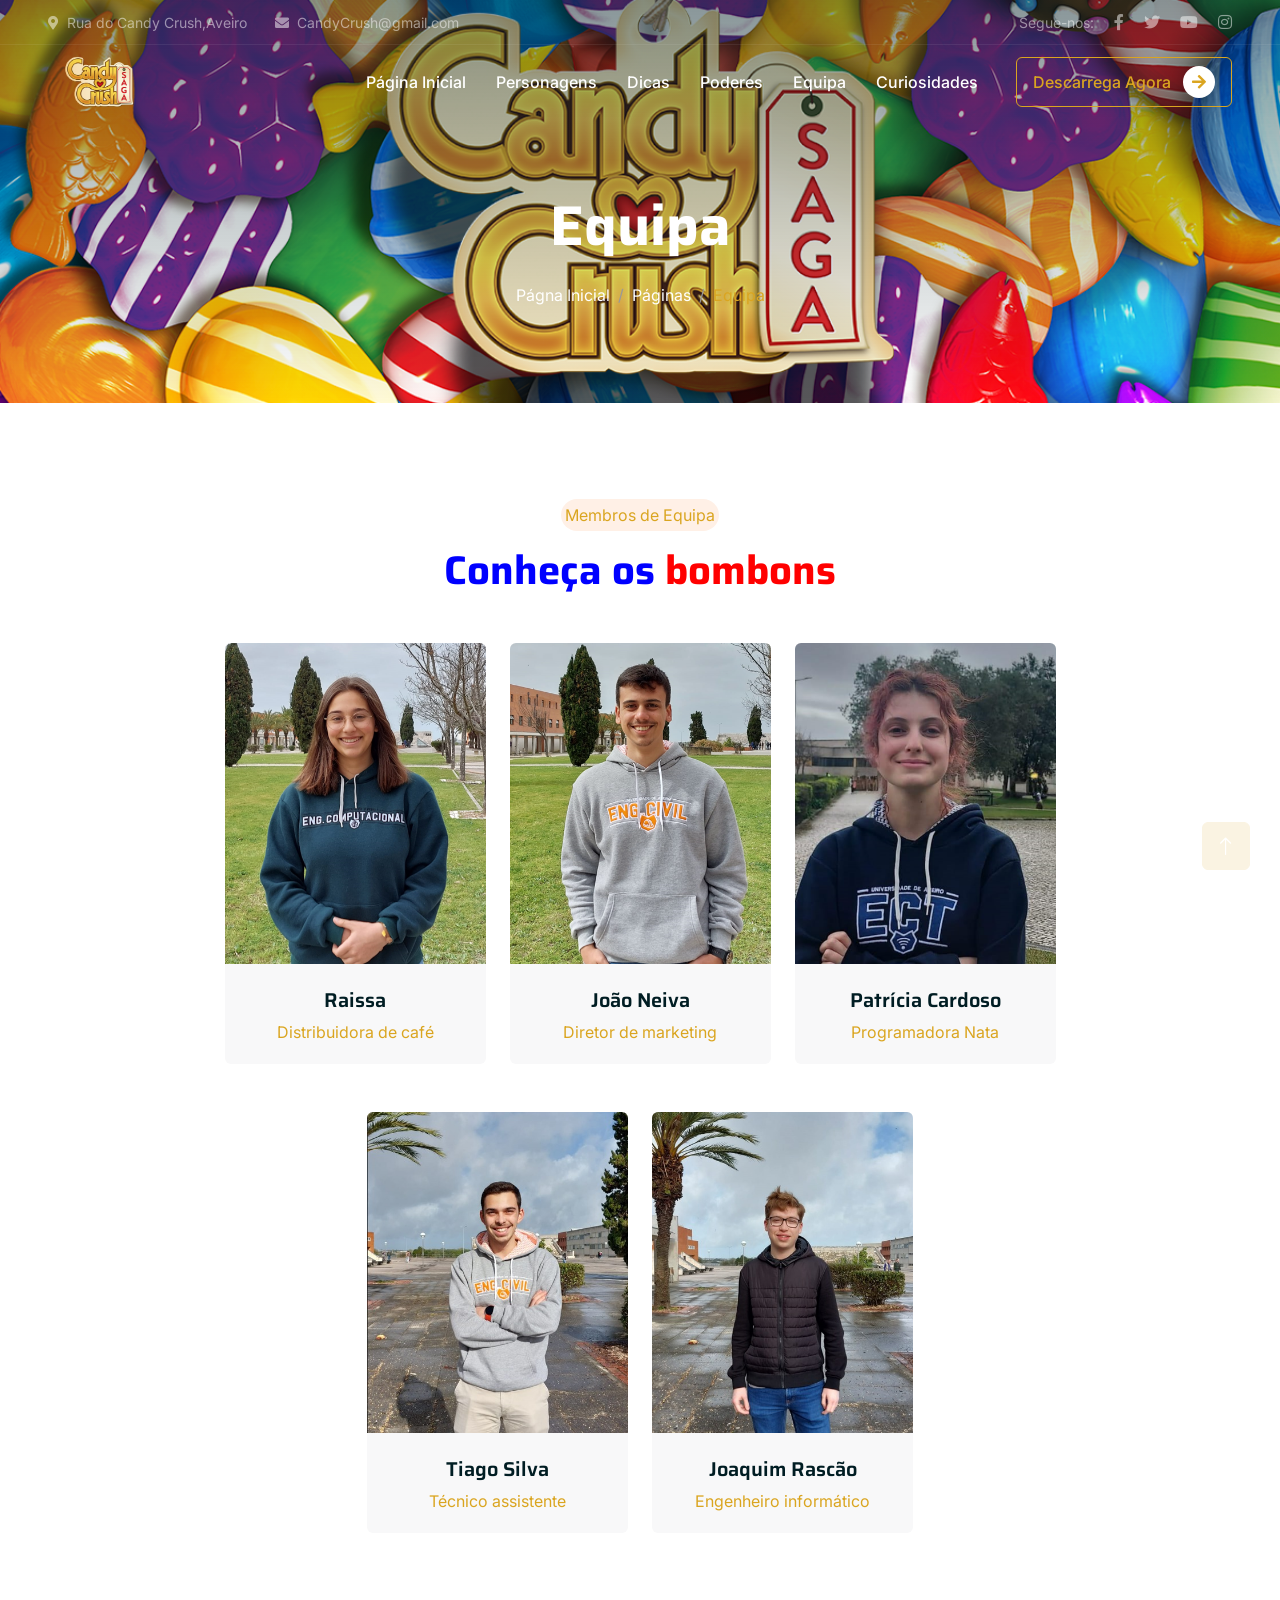
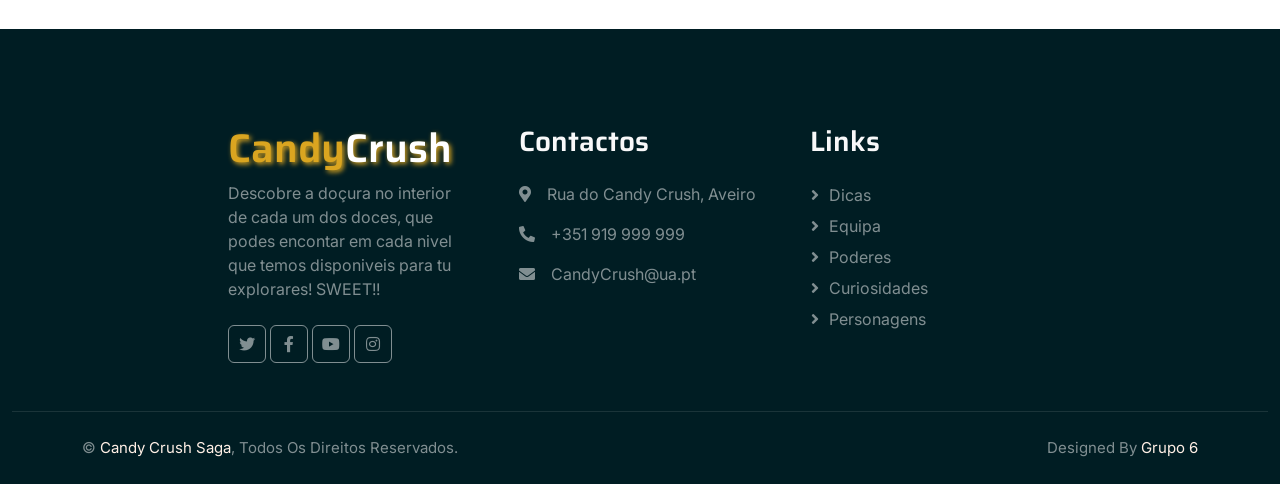
<file: Equipa.html>
<!DOCTYPE html>
<html lang="en">

<head>
    <meta charset="utf-8">
    <title>Candy Crush Saga - Equipa</title>
    <meta content="width=device-width, initial-scale=1.0" name="viewport">
    <meta content="" name="keywords">
    <meta content="" name="description">

    <!-- Favicon -->
    <link href="img/favicon.ico" rel="icon">

    <!-- Google Web Fonts -->
    <link rel="preconnect" href="https://fonts.googleapis.com">
    <link rel="preconnect" href="https://fonts.gstatic.com" crossorigin>
    <link href="https://fonts.googleapis.com/css2?family=Inter:wght@400;500;600&family=Saira:wght@500;600;700&display=swap" rel="stylesheet"> 

    <!-- Icon Font Stylesheet -->
    <link href="https://cdnjs.cloudflare.com/ajax/libs/font-awesome/5.10.0/css/all.min.css" rel="stylesheet">
    <link href="https://cdn.jsdelivr.net/npm/bootstrap-icons@1.4.1/font/bootstrap-icons.css" rel="stylesheet">

    <!-- Libraries Stylesheet -->
    <link href="lib/animate/animate.min.css" rel="stylesheet">
    <link href="lib/owlcarousel/assets/owl.carousel.min.css" rel="stylesheet">

    <!-- Customized Bootstrap Stylesheet -->
    <link href="css/bootstrap.min.css" rel="stylesheet">

    <!-- Template Stylesheet -->
    <link href="css/style.css" rel="stylesheet">
</head>

<body>
    <!-- Spinner Start -->
    <div id="spinner" class="show bg-white position-fixed translate-middle w-100 vh-100 top-50 start-50 d-flex align-items-center justify-content-center">
        <div class="spinner-grow text-primary" role="status"></div>
    </div>
    <!-- Spinner End -->


    <!-- Navbar Start -->
    <div class="container-fluid fixed-top px-0 wow fadeIn" data-wow-delay="0.1s">
        <div class="top-bar text-white-50 row gx-0 align-items-center d-none d-lg-flex">
            <div class="col-lg-6 px-5 text-start">
                <small><i class="fa fa-map-marker-alt me-2"></i>Rua do Candy Crush,Aveiro</small>
                <small class="ms-4"><i class="fa fa-envelope me-2"></i>CandyCrush@gmail.com</small>
            </div>
            <div class="col-lg-6 px-5 text-end">
                <small>Segue-nos:</small>
                <a class="text-white-50 ms-3" href="https://www.facebook.com/candycrushsaga"><i class="fab fa-facebook-f"></i></a>
                <a class="text-white-50 ms-3" href="https://twitter.com/CandyCrushSaga"><i class="fab fa-twitter"></i></a>
                <a class="text-white-50 ms-3" href="https://www.youtube.com/@CandyCrushOfficial/videos"><i class="fab fa-youtube"></i></a>
                <a class="text-white-50 ms-3" href="https://www.instagram.com/candycrushsaga/"><i class="fab fa-instagram"></i></a>
            </div>
        </div>

        <nav class="navbar navbar-expand-lg navbar-dark py-lg-0 px-lg-5 wow fadeIn" data-wow-delay="0.1s">
            <a href="index.html" class="navbar-brand ms-4 ms-lg-0">
                <img src="img/Candy_Crush_Saga_logo.png" alt="logo" style= "height:60px;">
                
            </a>
            <button type="button" class="navbar-toggler me-4" data-bs-toggle="collapse" data-bs-target="#navbarCollapse">
                <span class="navbar-toggler-icon"></span>
            </button>
            <div class="collapse navbar-collapse" id="navbarCollapse">
                <div class="navbar-nav ms-auto p-4 p-lg-0">
                    <a href="index.html" class="nav-item nav-link">Página Inicial</a>
                    <a href="personagens.html" class="nav-item nav-link">Personagens</a>
                    <a href="dicas.html" class="nav-item nav-link">Dicas</a>
                    <a href="Poderes1.html" class="nav-item nav-link">Poderes</a>
                    <a href="Equipa.html" class="nav-item nav-link">Equipa</a>  
                    <a href="Curiosidades.html" class="nav-item nav-link">Curiosidades</a>
                </div>
                <div class="d-none d-lg-flex ms-2">
                    <a class="btn btn-outline-primary py-2 px-3" href="Descarregar.html">
                        Descarrega Agora
                        <div class="d-inline-flex btn-sm-square bg-white text-primary rounded-circle ms-2">
                            <i class="fa fa-arrow-right"></i>
                        </div>
                    </a>
                </div>
            </div>
        </nav>
    </div>
    <!-- Navbar End -->


    <!-- Page Header Start -->
    <div class="container-fluid page-header mb-5 wow fadeIn" data-wow-delay="0.1s">
        <div class="container text-center">
            <h1 class="display-4 text-white animated slideInDown mb-4">Equipa</h1>
            <nav aria-label="breadcrumb animated slideInDown">
                <ol class="breadcrumb justify-content-center mb-0">
                    <li class="breadcrumb-item"><a class="text-white" href="#">Págna Inicial</a></li>
                    <li class="breadcrumb-item"><a class="text-white" href="#">Páginas</a></li>
                    <li class="breadcrumb-item text-primary active" aria-current="page">Equipa</li>
                </ol>
            </nav>
        </div>
    </div>
    <!-- Page Header End -->


    <!-- Team Start -->
    <div class="container-xxl py-5">
        <div class="container">
            <div class="text-center mx-auto mb-5 wow fadeInUp" data-wow-delay="0.1s" style="max-width: 500px;">
                <div class="d-inline-block rounded-pill bg-secondary text-primary py-1 px-1 mb-3">Membros de Equipa</div>
                <h1 class="display-6 mb-5" style="color:blue">Conheça os <span style="color:red">bombons</span></h0>
            </div>
            <div class="row g-4 justify-content-center">
                <div class="col-lg-3 col-md-6 wow fadeInUp" data-wow-delay="0.1s">
                    <div class="team-item position-relative rounded overflow-hidden">
                        <div class="overflow-hidden">
                            <img class="img-fluid" src="img/Screenshot_2.png" alt="imagem da Raissa" >
                        </div>
                        <div class="team-text bg-light text-center p-4">
                            <h5>Raissa </h5>
                            <p class="text-primary">Distribuidora de café</p>
                            <p class="text-primary justify-content-center">nº 108182</p>
                            <div class="team-social text-center">
                                <a class="btn btn-square" href="https://www.facebook.com/raissa.trigo.9"><i class="fab fa-facebook-f"></i></a>
                                <a class="btn btn-square" href="https://www.instagram.com/trigoraissa/"><i class="fab fa-instagram"></i></a>
                            </div>
                        </div>
                    </div>
                </div>
                <div class="col-lg-3 col-md-6 wow fadeInUp imagem" data-wow-delay="0.2s">
                    <div class="team-item position-relative rounded overflow-hidden">
                        <div class="overflow-hidden">
                            <img class="img-fluid" src="img/Screenshot_4.png" alt="Foto linda do Neiva" >
                        </div>
                        <div class="team-text bg-light text-center p-4">
                            <h5>João Neiva</h5>
                            <p class="text-primary justify-content-center">Diretor de marketing</p>
                            <p class="text-primary justify-content-center">nº 108687</p>
                            <div class="team-social text-center">
                                <a class="btn btn-square" href="https://www.facebook.com/joaomiguel.neiva"><i class="fab fa-facebook-f"></i></a>
                                <a class="btn btn-square" href="https://www.instagram.com/jneiva_/"><i class="fab fa-instagram"></i></a>
                            </div>
                        </div>
                    </div>
                </div>
                <div class="col-lg-3 col-md-6 wow fadeInUp" data-wow-delay="0.3s">
                    <div class="team-item position-relative rounded overflow-hidden">
                        <div class="overflow-hidden">
                            <img class="img-fluid" src="img/Screenshot_5.png" alt="foto Patricia">
                        </div>
                        <div class="team-text bg-light text-center p-4">
                            <h5>Patrícia Cardoso</h5>
                            <p class="text-primary justify-content-center">Programadora Nata</p>
                            <p class="text-primary justify-content-center">nº 103243</p>
                            <div class="team-social text-center">
                                <a class="btn btn-square" href="https://www.facebook.com/profile.php?id=100009310769982"><i class="fab fa-facebook-f"></i></a>
                                <a class="btn btn-square" href="https://www.instagram.com/patricia_cardoso_13/"><i class="fab fa-instagram"></i></a>
                            </div>
                        </div>
                    </div>
                </div>
                <div></div>
                <div class="col-lg-3 col-md-6 wow fadeInUp" data-wow-delay="0.4s">
                    <div class="team-item position-relative rounded overflow-hidden">
                        <div class="overflow-hidden">
                            <img class="img-fluid" src="img/Screenshot_3.png" alt="">
                        </div>
                        <div class="team-text bg-light text-center p-4">
                            <h5>Tiago Silva</h5>
                            <p class="text-primary justify-content-center">Técnico assistente</p>
                            <p class="text-primary justify-content-center">nº 108721</p>
                            <div class="team-social text-center">
                                <a class="btn btn-square" href="https://www.facebook.com/tiago.miguel.5667"><i class="fab fa-facebook-f"></i></a>
                                <a class="btn btn-square" href="https://www.instagram.com/Tiago_Miguel_02/"><i class="fab fa-instagram"></i></a>
                            </div>
                        </div>
                    </div>
                </div>
                <div class="col-lg-3 col-md-6 wow fadeInUp" data-wow-delay="0.5s">
                    <div class="team-item position-relative rounded overflow-hidden">
                        <div class="overflow-hidden">
                            <img class="img-fluid" src="img/Screenshot_1.png" alt="">
                        </div>
                        <div class="team-text bg-light text-center p-4">
                            <h5>Joaquim Rascão</h5>
                            <p class="text-primary">Engenheiro informático</p>
                            <p class="text-primary justify-content-center">nº 107484</p>
                            <div class="team-social text-center">
                                <a class="btn btn-square" href="https://www.facebook.com/Joaquimrascao.rascao"><i class="fab fa-facebook-f"></i></a>
                                <a class="btn btn-square" href="https://www.instagram.com/Joaquim/"><i class="fab fa-instagram"></i></a>
                            </div>
                        </div>
                    </div>
                </div>
            </div>
        </div>
    </div>
    <!-- Team End -->


    <!-- Footer Start -->
    <div class="container-fluid bg-dark text-white-50 footer mt-5 pt-5 wow fadeIn" data-wow-delay="0.1s">
        <div class="container py-5">
            <div class="row g-5 justify-content-center">
                <div class="col-lg-3 col-md-6">
                    <h1 class="text-primary text-shadow">Candy<span style="color:white">Crush</span></h1> 
                    <p>Descobre a doçura no interior de cada um dos doces, que podes encontar em cada nivel que temos disponiveis para tu explorares! SWEET!!</p>
                    <div class="d-flex pt-2">
                        <a class="btn btn-square me-1" href="https://twitter.com/CandyCrushSaga"><i class="fab fa-twitter"></i></a>
                        <a class="btn btn-square me-1" href="https://www.facebook.com/candycrushsaga"><i class="fab fa-facebook-f"></i></a>
                        <a class="btn btn-square me-1" href="https://www.youtube.com/@CandyCrushOfficial/videos"><i class="fab fa-youtube"></i></a>
                        <a class="btn btn-square me-1" href="https://www.instagram.com/candycrushsaga/"><i class="fab fa-instagram"></i></a>
                        
                    </div>
                </div>
                <div class="col-lg-3 col-md-6">
                    <h3 class="text-light mb-4">Contactos</h3>
                    <p><i class="fa fa-map-marker-alt me-3"></i><span>Rua do Candy Crush, Aveiro</span></p>
                    <p><i class="fa fa-phone-alt me-3"></i>+351 919 999 999 </p>
                    <p><i class="fa fa-envelope me-3"></i>CandyCrush@ua.pt</p>
                </div>  
                <div class="col-lg-3 col-md-6">
                    <h3 class="text-light mb-4">Links</h3>
                    <a class="btn btn-link" href="dicas.html">Dicas</a>
                    <a class="btn btn-link" href="Equipa.html">Equipa</a>
                    <a class="btn btn-link" href="Poderes1.html">Poderes</a>
                    <a class="btn btn-link" href="Curiosidades.html">Curiosidades</a>
                    <a class="btn btn-link" href="personagens.html">Personagens</a>
                </div>
            </div>
        </div>
        <div class="container-fluid copyright">
            <div class="container">
                <div class="row">
                    <div class="col-md-6 text-center text-md-start mb-3 mb-md-0">
                        &copy; <a href="#">Candy Crush Saga</a>, Todos Os Direitos Reservados.
                    </div>
                    <div class="col-md-6 text-center text-md-end">
                        <!--/*** This template is free as long as you keep the footer author’s credit link/attribution link/backlink. If you'd like to use the template without the footer author’s credit link/attribution link/backlink, you can purchase the Credit Removal License from "https://htmlcodex.com/credit-removal". Thank you for your support. ***/-->
                        Designed By <a href="">Grupo 6</a>
                    </div>
                </div>
            </div>
        </div>
    </div>
    <!-- Footer End -->


    <!-- Back to Top -->
    <a href="#" class="btn btn-lg btn-primary btn-lg-square back-to-top"><i class="bi bi-arrow-up"></i></a>


    <!-- JavaScript Libraries -->
    <script src="https://code.jquery.com/jquery-3.4.1.min.js"></script>
    <script src="https://cdn.jsdelivr.net/npm/bootstrap@5.0.0/dist/js/bootstrap.bundle.min.js"></script>
    <script src="lib/wow/wow.min.js"></script>
    <script src="lib/easing/easing.min.js"></script>
    <script src="lib/waypoints/waypoints.min.js"></script>
    <script src="lib/owlcarousel/owl.carousel.min.js"></script>
    <script src="lib/parallax/parallax.min.js"></script>

    <!-- Template Javascript -->
    <script src="js/main.js"></script>
</body>
</html>
</file>
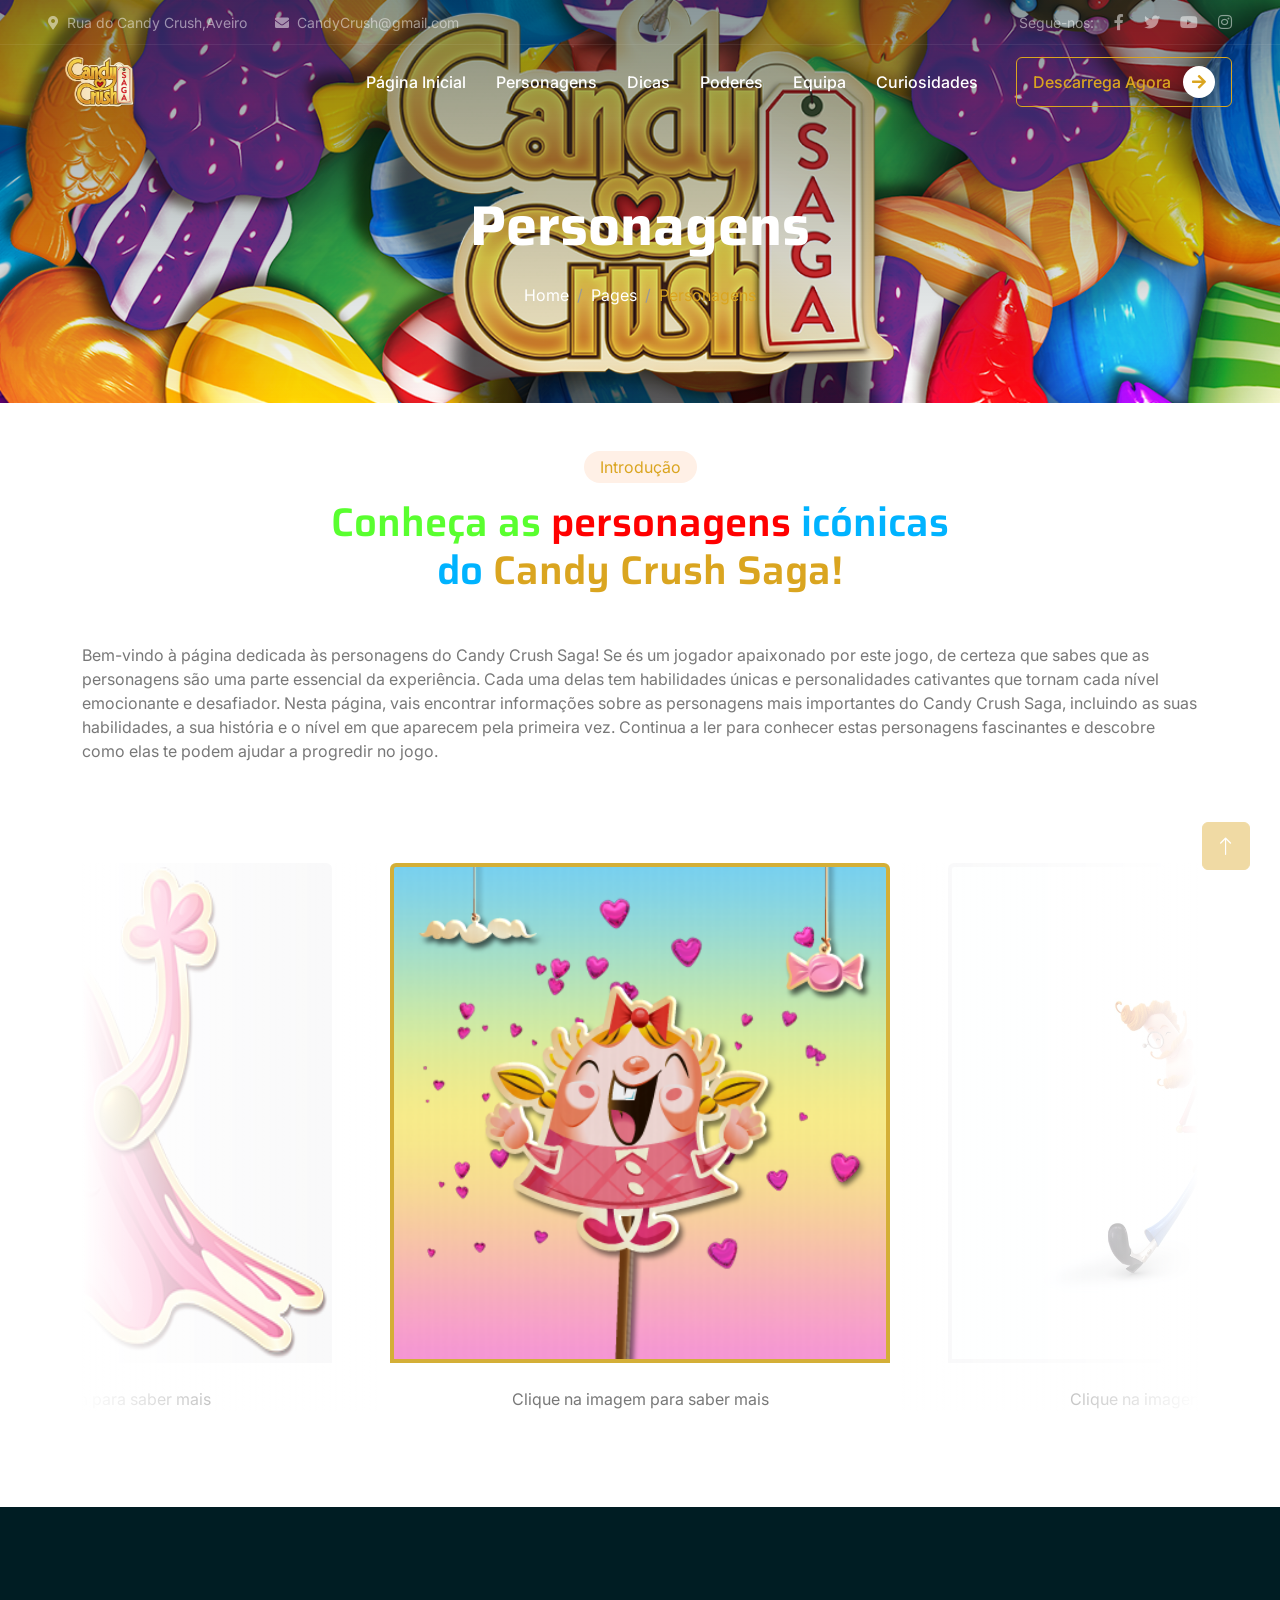
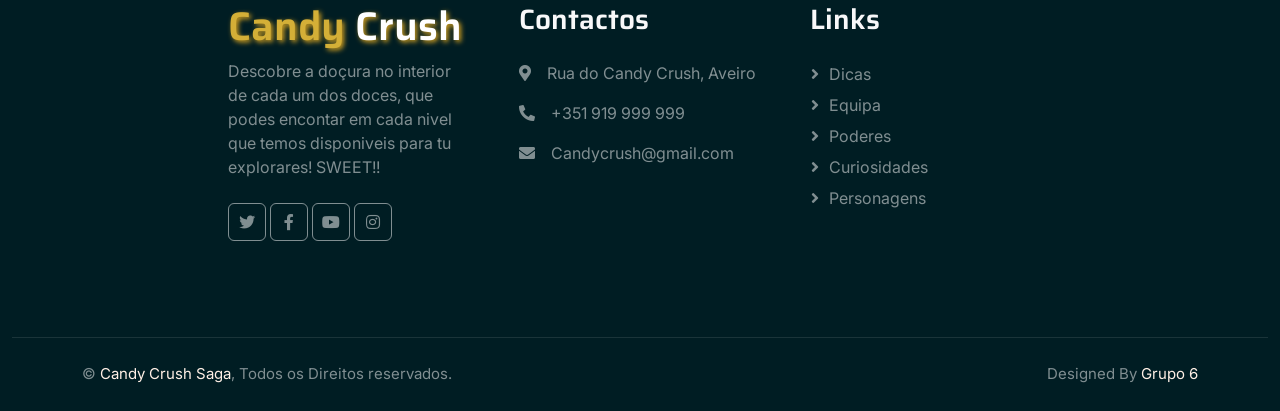
<file: personagens.html>
<!DOCTYPE html>
<html lang="en">

<head>
    <meta charset="utf-8">
    <title>Candy Crush Saga- Personagens</title>
    <meta content="width=device-width, initial-scale=1.0" name="viewport">
    <meta content="" name="keywords">
    <meta content="" name="description">

    <!-- Favicon -->
    <link href="img/favicon.ico" rel="icon">

    <!-- Google Web Fonts -->
    <link rel="preconnect" href="https://fonts.googleapis.com">
    <link rel="preconnect" href="https://fonts.gstatic.com" crossorigin>
    <link
        href="https://fonts.googleapis.com/css2?family=Inter:wght@400;500;600&family=Saira:wght@500;600;700&display=swap"
        rel="stylesheet">

    <!-- Icon Font Stylesheet -->
    <link href="https://cdnjs.cloudflare.com/ajax/libs/font-awesome/5.10.0/css/all.min.css" rel="stylesheet">
    <link href="https://cdn.jsdelivr.net/npm/bootstrap-icons@1.4.1/font/bootstrap-icons.css" rel="stylesheet">

    <!-- Libraries Stylesheet -->
    <link href="lib/animate/animate.min.css" rel="stylesheet">
    <link href="lib/owlcarousel/assets/owl.carousel.min.css" rel="stylesheet">

    <!-- Customized Bootstrap Stylesheet -->
    <link href="css/bootstrap.min.css" rel="stylesheet">

    <!-- Template Stylesheet -->
    <link href="css/style.css" rel="stylesheet">
</head>

<body>
    <!-- Spinner Start -->
    <div id="spinner"
        class="show bg-white position-fixed translate-middle w-100 vh-100 top-50 start-50 d-flex align-items-center justify-content-center">
        <div class="spinner-grow text-primary" role="status"></div>
    </div>
    <!-- Spinner End -->


    <!-- Navbar Start -->
    <div class="container-fluid fixed-top px-0 wow fadeIn" data-wow-delay="0.1s">
        <div class="top-bar text-white-50 row gx-0 align-items-center d-none d-lg-flex">
            <div class="col-lg-6 px-5 text-start">
                <small><i class="fa fa-map-marker-alt me-2"></i>Rua do Candy Crush,Aveiro</small>
                <small class="ms-4"><i class="fa fa-envelope me-2"></i>CandyCrush@gmail.com</small>
            </div>
            <div class="col-lg-6 px-5 text-end">
                <small>Segue-nos:</small>
                <a class="text-white-50 ms-3" href="https://www.facebook.com/candycrushsaga"><i class="fab fa-facebook-f"></i></a>
                <a class="text-white-50 ms-3" href="https://twitter.com/CandyCrushSaga"><i class="fab fa-twitter"></i></a>
                <a class="text-white-50 ms-3" href="https://www.youtube.com/@CandyCrushOfficial/videos"><i class="fab fa-youtube"></i></a>
                <a class="text-white-50 ms-3" href="https://www.instagram.com/candycrushsaga/"><i class="fab fa-instagram"></i></a>
            </div>
        </div>

        <nav class="navbar navbar-expand-lg navbar-dark py-lg-0 px-lg-5 wow fadeIn" data-wow-delay="0.1s">
            <a href="index.html" class="navbar-brand ms-4 ms-lg-0">
                <img src="img\Candy_Crush_Saga_logo.png" alt="logo" style= "height:60px;">
            </a>
            <button type="button" class="navbar-toggler me-4" data-bs-toggle="collapse" data-bs-target="#navbarCollapse">
                <span class="navbar-toggler-icon"></span>
            </button>
            <div class="collapse navbar-collapse" id="navbarCollapse">
                <div class="navbar-nav ms-auto p-4 p-lg-0">
                    <a href="index.html" class="nav-item nav-link">Página Inicial</a>
                    <a href="personagens.html" class="nav-item nav-link">Personagens</a>
                    <a href="dicas.html" class="nav-item nav-link">Dicas</a>
                    <a href="Poderes1.html" class="nav-item nav-link">Poderes</a>
                    <a href="Equipa.html" class="nav-item nav-link">Equipa</a>
                    <a href="Curiosidades.html" class="nav-item nav-link">Curiosidades</a>
                </div>
                <div class="d-none d-lg-flex ms-2">
                    <a class="btn btn-outline-primary py-2 px-3" href="Descarregar.html">
                        Descarrega Agora
                        <div class="d-inline-flex btn-sm-square bg-white text-primary rounded-circle ms-2">
                            <i class="fa fa-arrow-right"></i>
                        </div>
                    </a>
                </div>
            </div>
        </nav>
    </div>
    <!-- Navbar End -->


    <!-- Page Header Start -->
    <div class="container-fluid page-header mb-5 wow fadeIn" data-wow-delay="0.1s">
        <div class="container text-center">
            <h1 class="display-4 text-white animated slideInDown mb-4">Personagens
            </h1>
            <nav aria-label="breadcrumb animated slideInDown">
                <ol class="breadcrumb justify-content-center mb-0">
                    <li class="breadcrumb-item"><a class="text-white" href="#">Home</a></li>
                    <li class="breadcrumb-item"><a class="text-white" href="#">Pages</a></li>
                    <li class="breadcrumb-item text-primary active" aria-current="page">Personagens</li>
                </ol>
            </nav>
        </div>
    </div>
    <!-- Page Header End -->


    <!-- Causes Start -->
    <div class="container-xxl py-0">
        <div class="container">
            <div class="text-center mx-auto mb-5 wow fadeInUp" data-wow-delay="0.1s" style="max-width: 1200px;">
                <div class="d-inline-block rounded-pill bg-secondary text-primary py-1 px-3 mb-3">Introdução</div>
                <h1 class="display-7 mb-5" style="color:rgb(89, 255, 47)">Conheça as <span style="color:rgb(255, 0, 0)">personagens </span><span style="color:rgb(0, 179, 255)">icónicas <br>do </span><span style="color:goldenrod">Candy Crush Saga!</span></h1>
            </div>
            <div class="wow fadeInUp" data-wow-delay="0.5s">
                <div class="h-100 ">
                    <p class="mb-1">Bem-vindo à página dedicada às personagens do Candy Crush Saga! Se és um
                        jogador
                        apaixonado por este jogo, de certeza que sabes que as personagens são uma parte essencial da
                        experiência. Cada uma delas tem habilidades únicas e personalidades cativantes que tornam cada
                        nível emocionante e desafiador. Nesta página, vais encontrar informações sobre as personagens
                        mais importantes do Candy Crush Saga, incluindo as suas habilidades, a sua história e o nível em
                        que aparecem pela primeira vez. Continua a ler para conhecer estas personagens fascinantes e
                        descobre como elas te podem ajudar a progredir no jogo.
                    </p>
                    </a>
                </div>

            </div>
        </div>
    </div>
    <!-- Causes End -->


    <!-- Personagens -->
    <div class="container-xxl py-5">
        <div class="container">
            <div class="text-center mx-auto mb-5 wow fadeInUp" data-wow-delay="0.1s" style="max-width: 500px;">
            </div>
            <div class="popup_window" id="popup_window_tiffi">
                <h2>Tiffi</h2>
                <p>Tiffi é a personagem principal do jogo Candy Crush. Ela é uma menina loira com tranças que usa um
                    vestido rosa. Tiffi é uma personagem doce e alegre que está sempre pronta para ajudar seus amigos.
                    Ela é conhecida por sua coragem e determinação em enfrentar desafios difíceis.
                </p>
                <p>Além de ser a protagonista do jogo, Tiffi também é uma personagem muito inteligente e criativa. Ela
                    está sempre procurando maneiras de ajudar seus amigos e superar os obstáculos do jogo. Tiffi é muito
                    habilidosa em resolver quebra-cabeças e é capaz de pensar rapidamente em soluções criativas para
                    resolver os desafios do jogo.
                </p>
                <p>No jogo Candy Crush, Tiffi é vista como uma líder natural. Ela é muito popular entre os outros
                    personagens e é respeitada por sua sabedoria e coragem. Tiffi é uma personagem inspiradora que
                    incentiva seus amigos a trabalhar juntos para superar qualquer desafio. Ela é uma verdadeira heroína
                    e um exemplo de bondade, coragem e perseverança.
                </p>
                <button type="button" onclick="closePopup('popup_window_tiffi')">Voltar</button>
            </div>
            <div class="popup_window" id="popup_window_tofee">
                <h2>Mr.Toffee</h2>
                <p>Mr. Toffee é uma personagem importante em Candy Crush Saga. Ele é um homem idoso com uma barba branca
                    e usa um terno marrom. Ele é o guia da personagem principal Tiffi em sua jornada para completar
                    todos os níveis do jogo. Mr. Toffee é conhecido por ser um personagem sábio e sempre está pronto
                    para dar conselhos e orientações para ajudar Tiffi em suas aventuras.
                </p>
                <p>Além disso, Mr. Toffee é o responsável por conduzir o jogador através do mapa do jogo. Cada vez que o
                    jogador completa um conjunto de níveis, Mr. Toffee aparece na tela para dar as parabéns e levá-lo
                    para o próximo conjunto de níveis. Ele também é visto frequentemente em eventos do jogo, como na
                    celebração do aniversário do Candy Crush Saga, onde ele apareceu como um personagem de destaque.
                </p>
                <p>Por fim, Mr. Toffee é um personagem amado pelos jogadores de Candy Crush Saga em todo o mundo. Ele é
                    um personagem icónico que ajuda a dar personalidade ao jogo. Seu senso de humor, sabedoria e
                    orientação tornam o jogo mais interessante e emocionante. O jogador pode sempre contar com Mr.
                    Toffee para guiá-lo através dos níveis e ajudá-lo a completar com sucesso cada fase do jogo.
                </p>
                <button type="button" onclick="closePopup('popup_window_tofee')">Voltar</button>
            </div>
            <div class="popup_window" id="popup_window_yeti">
                <h2>Yeti</h2>
                <p>Yeti é um personagem do jogo Candy Crush que é adorado por muitos jogadores. Ele é um personagem
                    masculino peludo que se destaca por sua força e resistência. Yeti é um personagem amigável que
                    sempre está pronto para ajudar Tiffi e seus amigos em suas aventuras. Além disso, ele tem uma
                    personalidade alegre e divertida que torna as suas interações com os outros personagens ainda mais
                    divertidas.
                </p>
                <p>Com sua força física impressionante, Yeti é um personagem que pode ser muito útil para os jogadores.
                    Ele é capaz de carregar grandes quantidades de doces e ajudar Tiffi em desafios difíceis. Sua
                    capacidade de levantar objetos pesados também pode ser útil em níveis onde o objetivo é remover
                    obstáculos do caminho de Tiffi.
                </p>
                <p>Embora seja forte e resistente, Yeti também tem um lado sensível e carinhoso. Ele é um personagem que
                    valoriza a amizade e sempre está disposto a ajudar os outros personagens. No geral, Yeti é um
                    personagem divertido e alegre que pode fazer a diferença nos jogos de Candy Crush.
                </p>
                <button type="button" onclick="closePopup('popup_window_yeti')">Voltar</button>
            </div>
            <div class="popup_window" id="popup_window_odus">
                <h2>Odus</h2>
                <p>Odus é uma personagem icônica do jogo Candy Crush, que é uma coruja mágica com duas cores, branco e
                    azul. Ele é conhecido por ser um personagem desafiador, pois suas habilidades mudam frequentemente,
                    o que torna os níveis em que ele aparece mais difíceis de serem concluídos. Além disso, ele é o
                    guardião da balança do equilíbrio, que é um item importante dentro do jogo.
                </p>
                <p>Odus é muito inteligente e astuto. Ele é capaz de prever o futuro e oferecer conselhos valiosos para
                    Tiffi em suas aventuras. Quando as coisas ficam difíceis, Odus sempre se mostra como um aliado
                    importante para Tiffi, ajudando-a a superar os obstáculos e desafios que ela enfrenta.
                </p>
                <p>Com seu jeito misterioso e enigmático, Odus é um personagem intrigante que adiciona um toque de magia
                    ao universo do Candy Crush. Sua presença no jogo é crucial para manter o equilíbrio entre as
                    diferentes cores dos doces, e sua habilidade de se adaptar a diferentes situações torna-o uma
                    personagem interessante para jogadores que buscam um desafio mais complexo.
                </p>
                <button type="button" onclick="closePopup('popup_window_odus')">Voltar</button>
            </div>
            <div class="popup_window" id="popup_window_rabbit">
                <h2>Red Rabbit</h2>
                <p>Red Rabbit é outra personagem icônica do jogo Candy Crush, que se parece com um coelho vermelho. Ele
                    é um personagem masculino com habilidades muito úteis que ajudam Tiffi em sua jornada pelo mundo
                    doce. Red Rabbit é um personagem muito inteligente, com grande conhecimento sobre a fabricação de
                    doces, o que o torna um grande aliado para Tiffi.
                </p>
                <p>Red Rabbit é visto pela primeira vez em Candy Town, onde ajuda Tiffi a preparar um doce especial para
                    um concurso. Ele é um personagem muito paciente e atencioso, que se preocupa muito com seus amigos.
                    Red Rabbit é um personagem muito leal, que sempre está disposto a ajudar Tiffi em seus desafios.
                </p>
                <p>Red Rabbit tem habilidades especiais no jogo, como a capacidade de transformar doces de uma cor em
                    outra. Essa habilidade é muito útil quando Tiffi precisa de um doce específico para completar um
                    nível. Red Rabbit também pode criar doces especiais, que ajudam Tiffi a alcançar seus objetivos. Sua
                    inteligência e habilidades únicas o tornam uma personagem valiosa no mundo doce de Candy Crush.
                </p>
                <button type="button" onclick="closePopup('popup_window_rabbit')">Voltar</button>
            </div>
            <div class="popup_window" id="popup_window_misty">
                <h2>Misty</h2>
                <p>Misty é uma personagem feminina no jogo Candy Crush que possui cabelos roxos e olhos azuis
                    brilhantes. Ela é conhecida por ser uma personagem mágica que ajuda Tiffi em sua jornada. Misty é
                    muito habilidosa em transformar doces em peixes, o que pode ser extremamente útil para completar os
                    níveis mais rapidamente.
                </p>
                <p>Misty é uma personagem muito animada e enérgica, que está sempre pronta para ajudar seus amigos. Ela
                    é muito inteligente e astuta, e muitas vezes ajuda Tiffi a pensar fora da caixa para resolver
                    problemas. Misty é um dos personagens mais populares do jogo Candy Crush e é adorada por muitos
                    jogadores por sua personalidade cativante e habilidades mágicas.
                </p>
                <p>No jogo, Misty é muitas vezes vista usando um vestido rosa e um chapéu que combina com seus cabelos
                    roxos. Ela é uma personagem muito carismática e engraçada que adiciona uma dose extra de diversão ao
                    jogo. Se você estiver jogando Candy Crush e encontrar Misty, tenha certeza de que ela fará de tudo
                    para ajudá-lo a completar o nível com sucesso.
                </p>
                <button type="button" onclick="closePopup('popup_window_misty')">Voltar</button>
            </div>
            <div class="popup_window" id="popup_window_troll">
                <h2>Bubblegum Troll</h2>
                <p>Bubblegum Troll é uma personagem engraçada do jogo Candy Crush que é conhecida por suas
                    características divertidas e inusitadas. Ele é um monstro rosa que usa um chapéu e tem uma
                    personalidade peculiar. Bubblegum Troll é muito brincalhão e pode ser um desafio para os jogadores
                    do Candy Crush, pois ele costuma aparecer em níveis difíceis.
                </p>
                <p>Além de ser um personagem engraçado, Bubblegum Troll também é conhecido por suas habilidades mágicas.
                    Ele tem a capacidade de transformar doces em geléias, o que pode ser uma grande ajuda para completar
                    níveis difíceis. No entanto, ele também pode ser um obstáculo em alguns níveis, pois ele pode
                    bloquear o caminho para os jogadores.
                </p>
                <p>Apesar de sua aparência estranha, Bubblegum Troll é um personagem amigável e sempre está disposto a
                    ajudar. Ele é um personagem importante na história do Candy Crush e é amado por muitos jogadores. Se
                    você é um fã de Candy Crush, provavelmente já se deparou com Bubblegum Troll em algum momento e pode
                    apreciar sua personalidade divertida e única.
                </p>
                <button type="button" onclick="closePopup('popup_window_troll')">Voltar</button>
            </div>
            <div class="owl-carousel testimonial-carousel wow fadeInUp" data-wow-delay="0.1s">
                <div class="testimonial-item text-center">
                    <img class="img-fluid bg-light rounded-top p-1 mx-auto mb-4" src="img/tiffi-candy.png"
                        style="width: 500px; height: 500px;" type="submit" class="botao"
                        onclick="openPopup('popup_window_tiffi')">Clique na imagem para saber mais</img>
                </div>
                <div class="testimonial-item text-center">
                    <img class="img-fluid bg-light rounded-top p-1 mx-auto mb-4" src="img/toffee.jpg"
                        style="width: 500px; height: 500px;" type="submit" class="botao"
                        onclick="openPopup('popup_window_tofee')">Clique na imagem para saber mais</img>
                </div>
                <div class="testimonial-item text-center">
                    <img class="img-fluid bg-light rounded-top p-1 mx-auto mb-4" src="img/yeti.png"
                        style="width: 500px; height: 500px;" type="submit" class="botao"
                        onclick="openPopup('popup_window_yeti')">Clique na imagem para saber mais</img>
                </div>
                <div class="testimonial-item text-center">
                    <img class="img-fluid bg-light rounded-top p-1 mx-auto mb-4" src="img/odus.png"
                        style="width: 500px; height: 500px;" type="submit" class="botao"
                        onclick="openPopup('popup_window_odus')">Clique na imagem para saber mais</img>
                </div>
                <div class="testimonial-item text-center">
                    <img class="img-fluid bg-light rounded-top p-1 mx-auto mb-4" src="img/rabbit.png"
                        style="width: 500px; height: 500px;" type="submit" class="botao"
                        onclick="openPopup('popup_window_rabbit')">Clique na imagem para saber mais</img>
                </div>
                <div class="testimonial-item text-center">
                    <img class="img-fluid bg-light rounded-top p-1 mx-auto mb-4" src="img/misty.png"
                        style="width: 500px; height: 500px;" type="submit" class="botao"
                        onclick="openPopup('popup_window_misty')">Clique na imagem para saber mais</img>
                </div>
                <div class="testimonial-item text-center">
                    <img class="img-fluid bg-light rounded-top p-1 mx-auto mb-4" src="img/troll.png"
                        style="width: 500px; height: 500px;" type="submit" class="botao"
                        onclick="openPopup('popup_window_troll')">Clique na imagem para saber mais</img>
                </div>
            </div>
        </div>
    </div>
    </div>
    <!-- Personagens End -->



    <!-- Footer Start -->
    <div class="container-fluid bg-dark text-white-50 footer mt-5 pt-5 wow fadeIn" data-wow-delay="0.1s">
        <div class="container py-5">
            <div class="row g-5 justify-content-center">
                <div class="col-lg-3 col-md-6">
                    <h1 class="texto-primary text-shadow"> Candy <span style="color:white"> Crush</span></h1> 
                    <p>Descobre a doçura no interior de cada um dos doces, que podes encontar em cada nivel que temos disponiveis para tu explorares! SWEET!!</p>
                    <div class="d-flex pt-2">
                        <a class="btn btn-square me-1" href="https://twitter.com/CandyCrushSaga"><i class="fab fa-twitter"></i></a>
                        <a class="btn btn-square me-1" href="https://www.facebook.com/candycrushsaga"><i class="fab fa-facebook-f"></i></a>
                        <a class="btn btn-square me-1" href="https://www.youtube.com/@CandyCrushOfficial/videos"><i class="fab fa-youtube"></i></a>
                        <a class="btn btn-square me-1" href="https://www.instagram.com/candycrushsaga/"><i class="fab fa-instagram"></i></a>
                        
                    </div>
                </div>
                <div class="col-lg-3 col-md-6">
                    <h3 class="text-light mb-4">Contactos</h3>
                    <p><i class="fa fa-map-marker-alt me-3"></i>Rua do Candy Crush, Aveiro</p>
                    <p><i class="fa fa-phone-alt me-3"></i>+351 919 999 999</p>
                    <p><i class="fa fa-envelope me-3"></i>Candycrush@gmail.com</p>
                </div>
                <div class="col-lg-3 col-md-6">
                    <h3 class="text-light mb-4">Links</h3>
                    <a class="btn btn-link" href="dicas.html">Dicas</a>
                    <a class="btn btn-link" href="Equipa.html">Equipa</a>
                    <a class="btn btn-link" href="Poderes1.html">Poderes</a>
                    <a class="btn btn-link" href="Curiosidades.html">Curiosidades</a>
                    <a class="btn btn-link" href="personagens.html">Personagens</a>
                </div>
                <a></a>
            </div>
        </div>
        <div class="container-fluid copyright">
            <div class="container">
                <div class="row">
                    <div class="col-md-6 text-center text-md-start mb-3 mb-md-0">
                        &copy; <a href="#">Candy Crush Saga</a>, Todos os Direitos reservados.
                    </div>
                    <div class="col-md-6 text-center text-md-end">
                        <!--/*** This template is free as long as you keep the footer author’s credit link/attribution link/backlink. If you'd like to use the template without the footer author’s credit link/attribution link/backlink, you can purchase the Credit Removal License from "https://htmlcodex.com/credit-removal". Thank you for your support. ***/-->
                        Designed By <a href="">Grupo 6</a>
                    </div>
                </div>
            </div>
        </div>
    </div>
    <!-- Footer End -->


    <!-- Back to Top -->
    <a href="#" class="btn btn-lg btn-primary btn-lg-square back-to-top"><i class="bi bi-arrow-up"></i></a>


    <!-- JavaScript Libraries -->
    <script src="https://code.jquery.com/jquery-3.4.1.min.js"></script>
    <script src="https://cdn.jsdelivr.net/npm/bootstrap@5.0.0/dist/js/bootstrap.bundle.min.js"></script>
    <script src="lib/wow/wow.min.js"></script>
    <script src="lib/easing/easing.min.js"></script>
    <script src="lib/waypoints/waypoints.min.js"></script>
    <script src="lib/owlcarousel/owl.carousel.min.js"></script>
    <script src="lib/parallax/parallax.min.js"></script>


    <!-- JavaScript dos popups -->
    <script> function openPopup(popupId) {
            let popup_window = document.getElementById(popupId);
            popup_window.classList.add("open-popup");
        }

        function closePopup(popupId) {
            let popup_window = document.getElementById(popupId);
            popup_window.classList.remove("open-popup");
        }
    </script>


    <!-- Template Javascript -->
    <script src="js/main.js"></script>
</body>

</html>
</file>
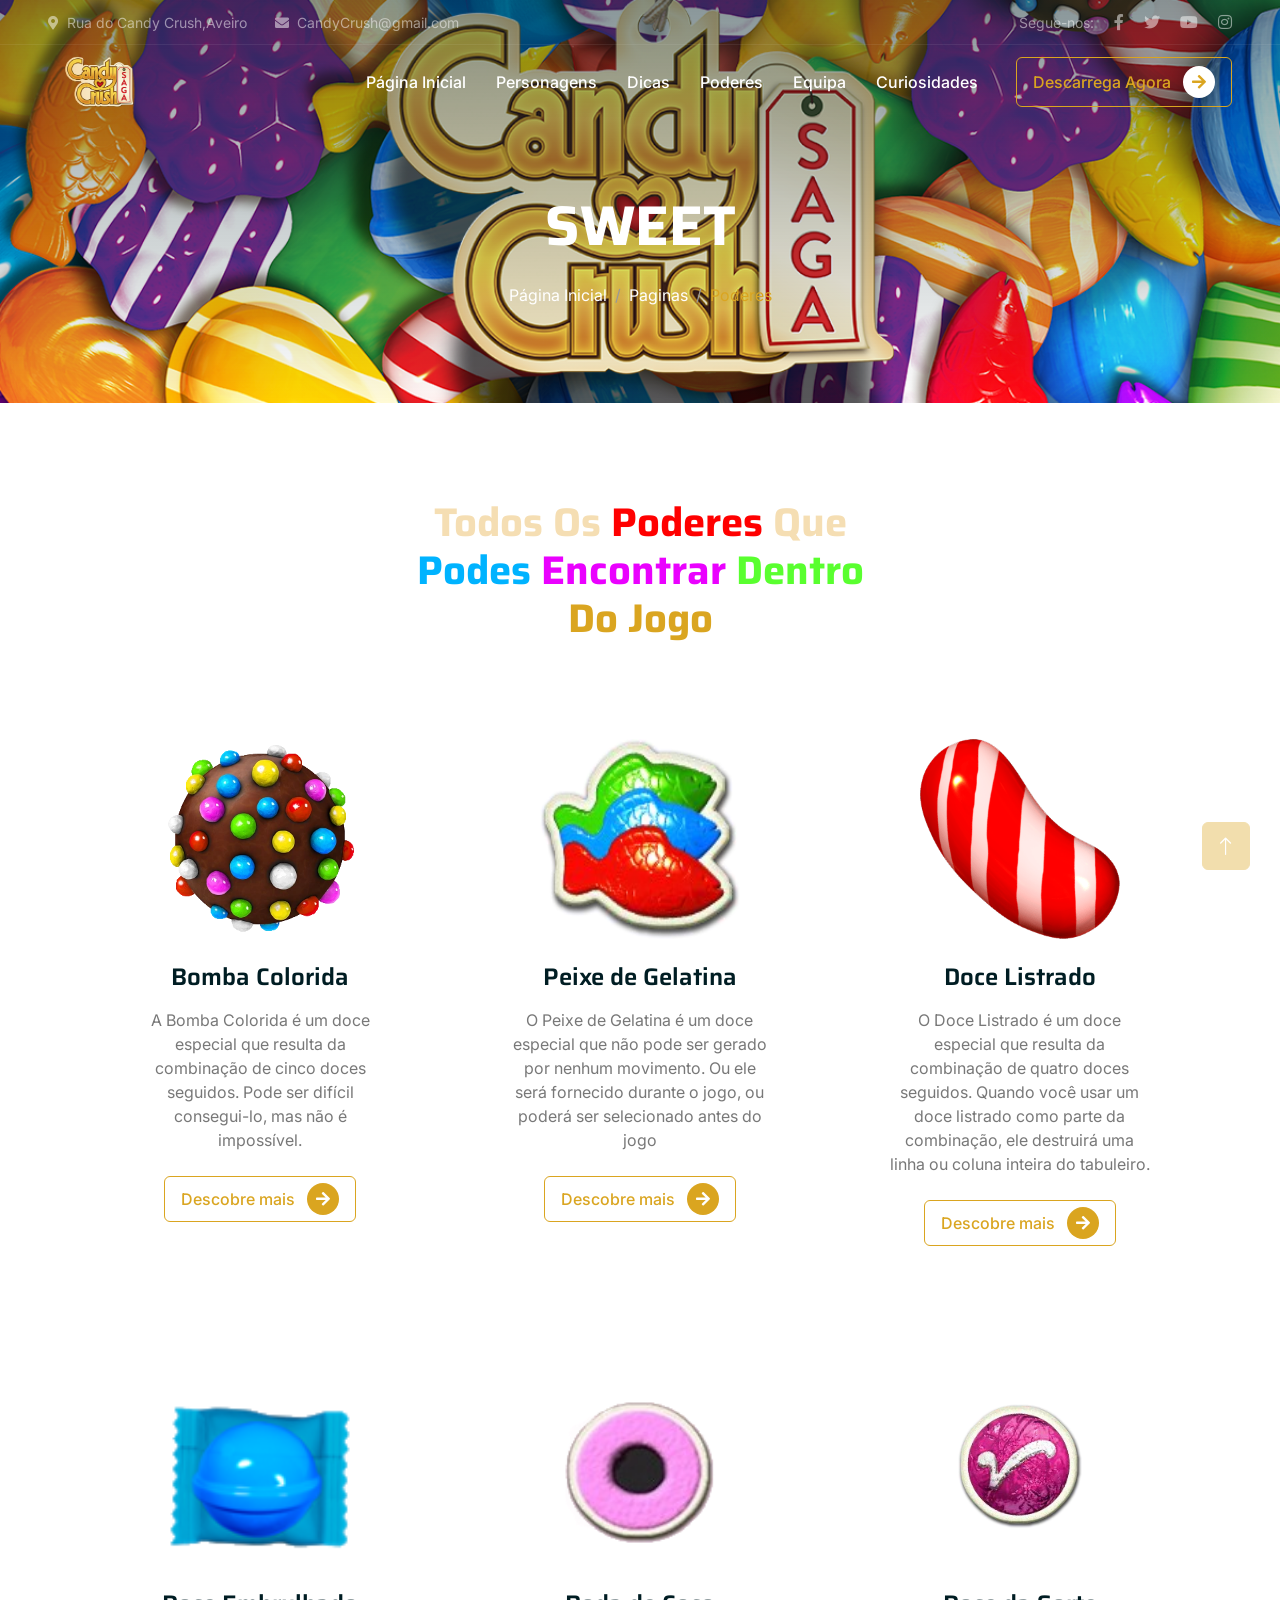
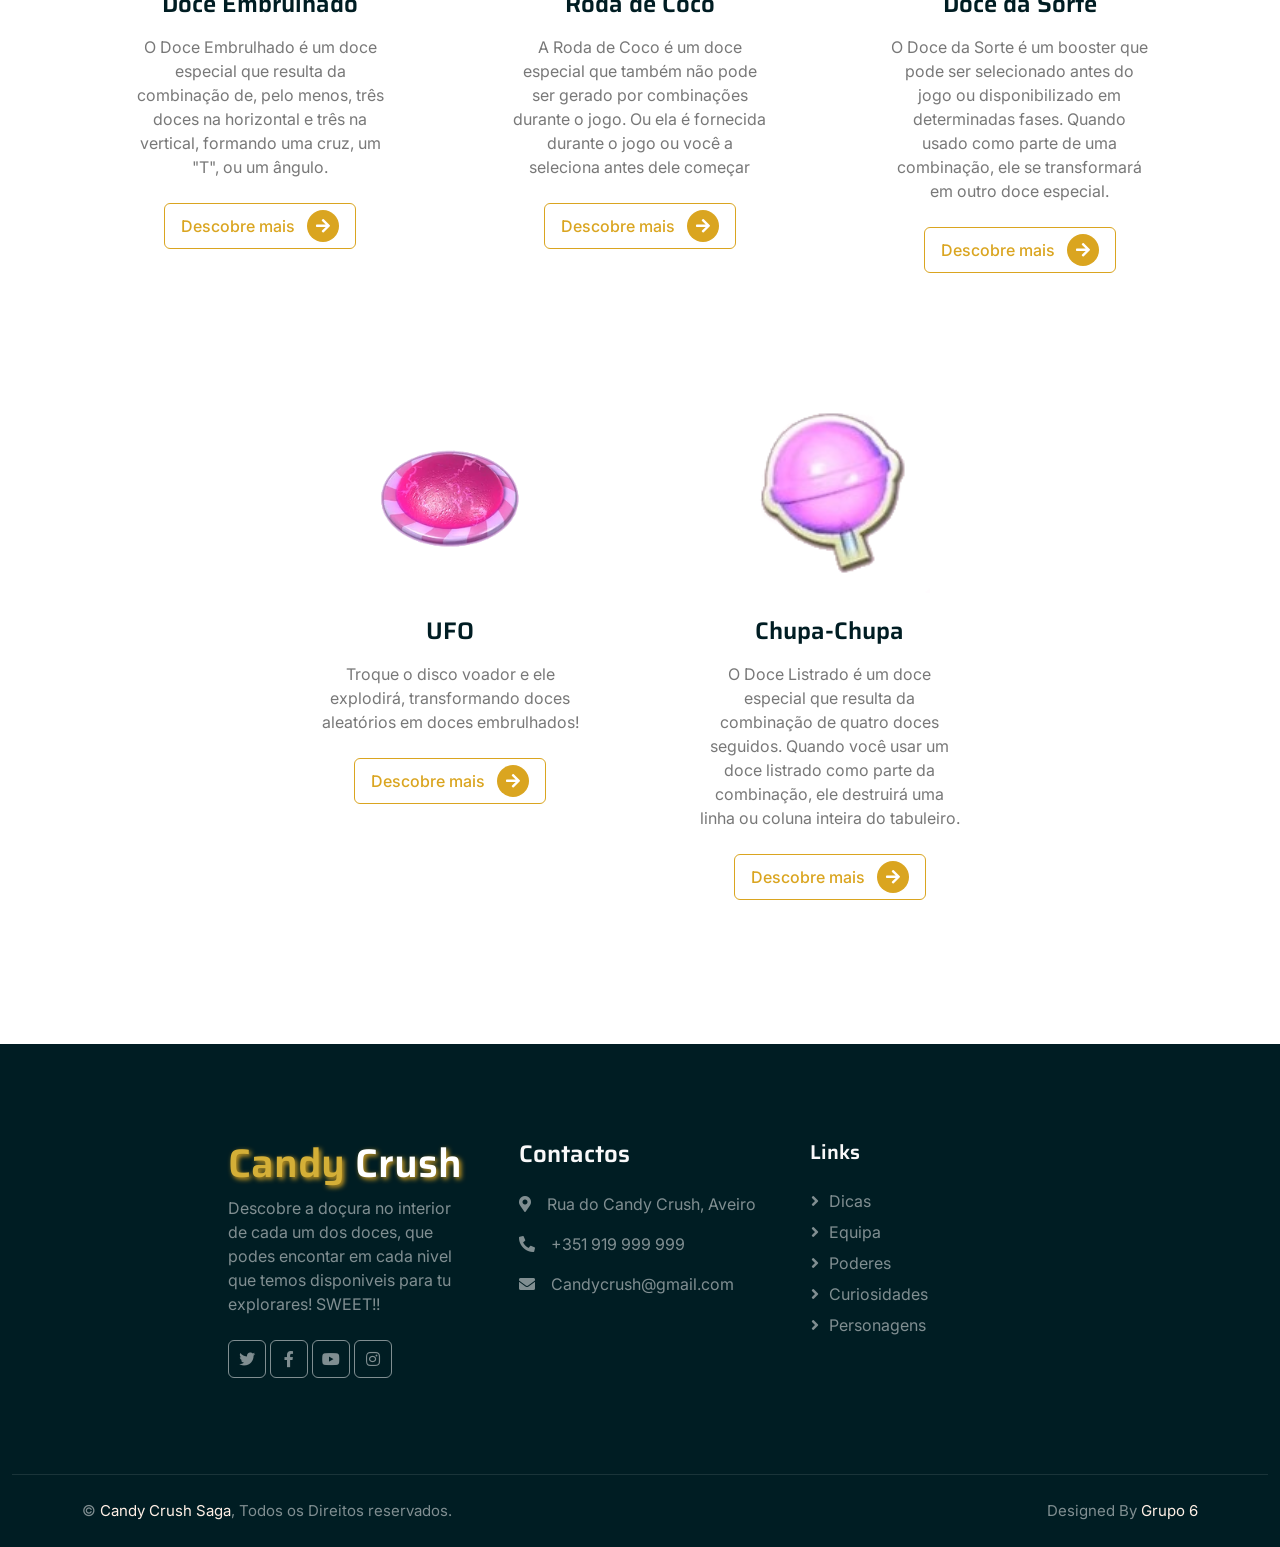
<file: Poderes1.html>
<!DOCTYPE html>
<html lang="en">

<head>
    <meta charset="utf-8">
    <title>Candy Crush Saga - Poderes</title>
    <meta content="width=device-width, initial-scale=1.0" name="viewport">
    <meta content="" name="keywords">
    <meta content="" name="description">

    <!-- Favicon -->
    <link href="img/favicon.ico" rel="icon">

    <!-- Google Web Fonts -->
    <link rel="preconnect" href="https://fonts.googleapis.com">
    <link rel="preconnect" href="https://fonts.gstatic.com" crossorigin>
    <link href="https://fonts.googleapis.com/css2?family=Inter:wght@400;500;600&family=Saira:wght@500;600;700&display=swap" rel="stylesheet"> 

    <!-- Icon Font Stylesheet -->
    <link href="https://cdnjs.cloudflare.com/ajax/libs/font-awesome/5.10.0/css/all.min.css" rel="stylesheet">
    <link href="https://cdn.jsdelivr.net/npm/bootstrap-icons@1.4.1/font/bootstrap-icons.css" rel="stylesheet">

    <!-- Libraries Stylesheet -->
    <link href="lib/animate/animate.min.css" rel="stylesheet">
    <link href="lib/owlcarousel/assets/owl.carousel.min.css" rel="stylesheet">

    <!-- Customized Bootstrap Stylesheet -->
    <link href="css/bootstrap.min.css" rel="stylesheet">

    <!-- Template Stylesheet -->
    <link href="css/style.css" rel="stylesheet">
</head>

<body>
    <!-- Spinner Start -->
    <div id="spinner" class="show bg-white position-fixed translate-middle w-100 vh-100 top-50 start-50 d-flex align-items-center justify-content-center">
        <div class="spinner-grow text-primary" role="status"></div>
    </div>
    <!-- Spinner End -->


    <!-- Navbar Start -->
    <div class="container-fluid fixed-top px-0 wow fadeIn" data-wow-delay="0.1s">
        <div class="top-bar text-white-50 row gx-0 align-items-center d-none d-lg-flex">
            <div class="col-lg-6 px-5 text-start">
                <small><i class="fa fa-map-marker-alt me-2"></i>Rua do Candy Crush,Aveiro</small>
                <small class="ms-4"><i class="fa fa-envelope me-2"></i>CandyCrush@gmail.com</small>
            </div>
            <div class="col-lg-6 px-5 text-end">
                <small>Segue-nos:</small>
                <a class="text-white-50 ms-3" href="https://www.facebook.com/candycrushsaga"><i class="fab fa-facebook-f"></i></a>
                <a class="text-white-50 ms-3" href="https://twitter.com/CandyCrushSaga"><i class="fab fa-twitter"></i></a>
                <a class="text-white-50 ms-3" href="https://www.youtube.com/@CandyCrushOfficial/videos"><i class="fab fa-youtube"></i></a>
                <a class="text-white-50 ms-3" href="https://www.instagram.com/candycrushsaga/"><i class="fab fa-instagram"></i></a>
            </div>
        </div>

        <nav class="navbar navbar-expand-lg navbar-dark py-lg-0 px-lg-5 wow fadeIn" data-wow-delay="0.1s">
            <a href="index.html" class="navbar-brand ms-4 ms-lg-0">
                <img src="img/Candy_Crush_Saga_logo.png" alt="logo" style= "height:60px;">
                
            </a>
            <button type="button" class="navbar-toggler me-4" data-bs-toggle="collapse" data-bs-target="#navbarCollapse">
                <span class="navbar-toggler-icon"></span>
            </button>
            <div class="collapse navbar-collapse" id="navbarCollapse">
                <div class="navbar-nav ms-auto p-4 p-lg-0">
                    <a href="index.html" class="nav-item nav-link">Página Inicial</a>
                    <a href="personagens.html" class="nav-item nav-link">Personagens</a>
                    <a href="dicas.html" class="nav-item nav-link">Dicas</a>
                    <a href="Poderes1.html" class="nav-item nav-link">Poderes</a>
                    <a href="Equipa.html" class="nav-item nav-link">Equipa</a>
                    <a href="Curiosidades.html" class="nav-item nav-link">Curiosidades</a>
                </div>
                <div class="d-none d-lg-flex ms-2">
                    <a class="btn btn-outline-primary py-2 px-3" href="Descarregar.html">
                        Descarrega Agora
                        <div class="d-inline-flex btn-sm-square bg-white text-primary rounded-circle ms-2">
                            <i class="fa fa-arrow-right"></i>
                        </div>
                    </a>
                </div>
            </div>
        </nav>
    </div>
    <!-- Navbar End -->


    <!-- Page Header Start -->
    <div class="container-fluid page-header mb-5 wow fadeIn" data-wow-delay="0.1s">
        <div class="container text-center">
            <h1 class="display-4 text-white animated slideInDown mb-4">SWEET</h1>
            <nav aria-label="breadcrumb animated slideInDown">
                <ol class="breadcrumb justify-content-center mb-0">
                    <li class="breadcrumb-item"><a class="text-white" href="#">Página Inicial</a></li>
                    <li class="breadcrumb-item"><a class="text-white" href="#">Paginas</a></li>
                    <li class="breadcrumb-item text-primary active" aria-current="page">Poderes</li>
                </ol>
            </nav>
        </div>
    </div>
    <!-- Page Header End -->


    <!-- Service Start -->
    <div class="container-xxl py-5">
        <!--<div class="page-body" data-wow-delay="0.1s">-->
            <div  class="container" > 
                <div class="text-center mx-auto mb-5 wow fadeInUp" data-wow-delay="0.1s" style="max-width: 500px;">
                    <!--<h1 class="d-inline-block rounded-pill bg-secondary py-1 px-3 mb-3 " style="color:goldenrod " style="text-shadow:2px 2px 5px goldenrod">Poderes1</h1>-->
                    <h1 class="display-6 mb-5" style="color: wheat">Todos Os <span style="color:rgb(255, 0, 0)">Poderes</span> Que <span style="color:rgb(0, 179, 255)">Podes</span> <span style="color:rgb(234, 1, 255)"> Encontrar</span> <span style="color:rgb(89, 255, 47)">Dentro</spna><span style="color:goldenrod"> Do Jogo</span></h1>
                </div>
                <div class="row g-4 justify-content-center">
                    <div class="col-lg-4 col-md-6 wow fadeInUp" data-wow-delay="0.1s">
                        <div class="Poderes-item bg-white text-center h-100 p-4 p-xl-5">
                            <img class="img-fluid mb-4" src="img/Booster_color_bomb.webp" alt="" style="width: 200px; height: 200px;">
                            <h4 class="mb-3">Bomba Colorida</h4>
                            <p class="mb-4">A Bomba Colorida é um doce especial que resulta da combinação de cinco doces seguidos. Pode ser difícil consegui-lo, mas não é impossível.</p>
                            <a class="btn btn-outline-primary px-3" href="https://www.youtube.com/watch?v=Hp5xiMmHUDY">
                                    Descobre mais
                                <div class="d-inline-flex btn-sm-square bg-primary text-white rounded-circle ms-2">
                                    <i class="fa fa-arrow-right"></i>
                                </div>
                            </a>
                        </div>
                    </div>
                    <div class="col-lg-4 col-md-6 wow fadeInUp" data-wow-delay="0.3s">
                        <div class="Poderes-item bg-white text-center h-100 p-4 p-xl-5">
                            <img class="img-fluid mb-4" src="img/Peixe_de_Gelatina.png" alt="" style="width: 200px; height: 200px;">
                            <h4 class="mb-3">Peixe de Gelatina</h4>
                            <p class="mb-4">O Peixe de Gelatina é um doce especial que não pode ser gerado por nenhum movimento. Ou ele será fornecido durante o jogo, ou poderá ser selecionado antes do jogo</p>
                            <a class="btn btn-outline-primary px-3" href="https://www.youtube.com/watch?v=ymCyu59FDIA">
                                Descobre mais
                                <div class="d-inline-flex btn-sm-square bg-primary text-white rounded-circle ms-2">
                                    <i class="fa fa-arrow-right"></i>
                                </div>
                            </a>
                        </div>
                    </div>
                    <div class="col-lg-4 col-md-6 wow fadeInUp" data-wow-delay="0.5s">
                        <div class="Poderes-item bg-white text-center h-100 p-4 p-xl-5">
                            <img class="img-fluid mb-4" src="img/Doce_Listrado.png" alt="" style="width: 200px; height: 200px;">
                            <h4 class="mb-3">Doce Listrado</h4>
                            <p class="mb-4">O Doce Listrado é um doce especial que resulta da combinação de quatro doces seguidos. Quando você usar um doce listrado como parte da combinação, ele destruirá uma linha ou coluna inteira do tabuleiro.</p>
                            <a class="btn btn-outline-primary px-3" href="https://youtube.com/shorts/h8qve0qtW6g?feature=share">
                                Descobre mais
                                <div class="d-inline-flex btn-sm-square bg-primary text-white rounded-circle ms-2">
                                    <i class="fa fa-arrow-right"></i>
                                </div>
                            </a>
                        </div>
                    </div>
                    <div class="col-lg-4 col-md-6 wow fadeInUp" data-wow-delay="0.5s">
                        <div class="Poderes-item bg-white text-center h-100 p-4 p-xl-5">
                            <img class="img-fluid mb-4" src="img/Doce_Embrulhado.png" alt="" style="width: 200px; height: 200px;">
                            <h4 class="mb-3">Doce Embrulhado</h4>
                            <p class="mb-4">O Doce Embrulhado é um doce especial que resulta da combinação de, pelo menos, três doces na horizontal e três na vertical, formando uma cruz, um "T", ou um ângulo.</p>
                            <a class="btn btn-outline-primary px-3" href="https://youtube.com/shorts/-WcHt4H3DDQ?feature=share">
                                Descobre mais
                                <div class="d-inline-flex btn-sm-square bg-primary text-white rounded-circle ms-2">
                                    <i class="fa fa-arrow-right"></i>
                                </div>
                            </a>
                        </div>
                    </div>
                    <div class="col-lg-4 col-md-6 wow fadeInUp" data-wow-delay="0.5s">
                        <div class="Poderes-item bg-white text-center h-100 p-4 p-xl-5">
                            <img class="img-fluid mb-4" src="img/Roda_de_Coco.png" alt="" style="width: 200px; height: 200px;">
                            <h4 class="mb-3">Roda de Coco</h4>
                            <p class="mb-4"> A Roda de Coco é um doce especial que também não pode ser gerado por combinações durante o jogo. Ou ela é fornecida durante o jogo ou você a seleciona antes dele começar</p>
                            <a class="btn btn-outline-primary px-3" href="https://www.youtube.com/watch?v=2XUjUXFirYQ">
                                Descobre mais
                                <div class="d-inline-flex btn-sm-square bg-primary text-white rounded-circle ms-2">
                                    <i class="fa fa-arrow-right"></i>
                                </div>
                            </a>
                        </div>
                    </div>
                    <div class="col-lg-4 col-md-6 wow fadeInUp" data-wow-delay="0.5s">
                        <div class="Poderes-item bg-white text-center h-100 p-4 p-xl-5">
                            <img class="img-fluid mb-4" src="img/Doce_da_Sorte.png" alt="" style="width: 200px; height: 200px;">
                            <h4 class="mb-3">Doce da Sorte</h4>
                            <p class="mb-4">O Doce da Sorte é um booster que pode ser selecionado antes do jogo ou disponibilizado em determinadas fases. Quando usado como parte de uma combinação, ele se transformará em outro doce especial.</p>
                            <a class="btn btn-outline-primary px-3" href="https://www.youtube.com/watch?v=Y48sg3xMB_8">
                                Descobre mais
                                <div class="d-inline-flex btn-sm-square bg-primary text-white rounded-circle ms-2">
                                    <i class="fa fa-arrow-right"></i>
                                </div>
                            </a>
                        </div>
                    </div>
                    <div class="col-lg-4 col-md-6 wow fadeInUp" data-wow-delay="0.5s">
                        <div class="Poderes-item bg-white text-center h-100 p-4 p-xl-5">
                            <img class="img-fluid mb-4" src="img/UFO.png" alt="" style="width: 200px; height: 200px;">
                            <h4 class="mb-3">UFO</h4>
                            <p class="mb-4">Troque o disco voador e ele explodirá, transformando doces aleatórios em doces embrulhados!</p>
                            <a class="btn btn-outline-primary px-3" href="https://youtube.com/shorts/XBkvdC_1Tbc?feature=share">
                                Descobre mais
                                <div class="d-inline-flex btn-sm-square bg-primary text-white rounded-circle ms-2">
                                    <i class="fa fa-arrow-right"></i>
                                </div>
                            </a>
                        </div>
                    </div>
                    <div class="col-lg-4 col-md-6 wow fadeInUp" data-wow-delay="0.5s">
                        <div class="Poderes-item bg-white text-center h-100 p-4 p-xl-5">
                            <img class="img-fluid mb-4" src="img/Chupa-Chupa.png" alt="" style="width: 200px; height: 200px;">
                            <h4 class="mb-3">Chupa-Chupa</h4>
                            <p class="mb-4">O Doce Listrado é um doce especial que resulta da combinação de quatro doces seguidos. Quando você usar um doce listrado como parte da combinação, ele destruirá uma linha ou coluna inteira do tabuleiro.</p>
                            <a class="btn btn-outline-primary px-3" href="https://www.youtube.com/watch?v=sQX0MChrJNc">
                                Descobre mais
                                <div class="d-inline-flex btn-sm-square bg-primary text-white rounded-circle ms-2">
                                    <i class="fa fa-arrow-right"></i>
                                </div>
                            </a>
                        </div>
                    </div>
                </div>
            </div>
        </div>
    </div>
    <!-- Service End -->
        

    <!-- Footer Start -->
    <div class="container-fluid bg-dark text-white-50 footer mt-5 pt-5 wow fadeIn" data-wow-delay="0.1s">
        <div class="container py-5">
            <div class="row g-5 justify-content-center">
                <div class="col-lg-3 col-md-6">
                    <h1 class="texto-primary text-shadow"> Candy <span style="color:white"> Crush</span></h1> 
                    <p>Descobre a doçura no interior de cada um dos doces, que podes encontar em cada nivel que temos disponiveis para tu explorares! SWEET!!</p>
                    <div class="d-flex pt-2">
                        <a class="btn btn-square me-1" href="https://twitter.com/CandyCrushSaga"><i class="fab fa-twitter"></i></a>
                        <a class="btn btn-square me-1" href="https://www.facebook.com/candycrushsaga"><i class="fab fa-facebook-f"></i></a>
                        <a class="btn btn-square me-1" href="https://www.youtube.com/@CandyCrushOfficial/videos"><i class="fab fa-youtube"></i></a>
                        <a class="btn btn-square me-1" href="https://www.instagram.com/candycrushsaga/"><i class="fab fa-instagram"></i></a>
                        
                    </div>
                </div>
                <div class="col-lg-3 col-md-6">
                    <h4 class="text-light mb-4">Contactos</h4>
                    <p><i class="fa fa-map-marker-alt me-3"></i>Rua do Candy Crush, Aveiro</p>
                    <p><i class="fa fa-phone-alt me-3"></i>+351 919 999 999</p>
                    <p><i class="fa fa-envelope me-3"></i>Candycrush@gmail.com</p>
                </div>
                <div class="col-lg-3 col-md-6">
                    <h5 class="text-light mb-4">Links</h5>
                    <a class="btn btn-link" href="dicas.html">Dicas</a>
                    <a class="btn btn-link" href="Equipa.html">Equipa</a>
                    <a class="btn btn-link" href="Poderes1.html">Poderes</a>
                    <a class="btn btn-link" href="Curiosidades.html">Curiosidades</a>
                    <a class="btn btn-link" href="personagens.html">Personagens</a>
                </div>
                <a></a>
            </div>
        </div>
        <div class="container-fluid copyright">
            <div class="container">
                <div class="row">
                    <div class="col-md-6 text-center text-md-start mb-3 mb-md-0">
                        &copy; <a href="#">Candy Crush Saga</a>, Todos os Direitos reservados.
                    </div>
                    <div class="col-md-6 text-center text-md-end">
                        <!--/*** This template is free as long as you keep the footer author’s credit link/attribution link/backlink. If you'd like to use the template without the footer author’s credit link/attribution link/backlink, you can purchase the Credit Removal License from "https://htmlcodex.com/credit-removal". Thank you for your support. ***/-->
                        Designed By <a href="">Grupo 6</a>
                    </div>
                </div>
            </div>
        </div>
    </div>
    <!-- Footer End -->


    <!-- Back to Top -->
    <a href="#" class="btn btn-lg btn-primary btn-lg-square back-to-top"><i class="bi bi-arrow-up"></i></a>


    <!-- JavaScript Libraries -->
    <script src="https://code.jquery.com/jquery-3.4.1.min.js"></script>
    <script src="https://cdn.jsdelivr.net/npm/bootstrap@5.0.0/dist/js/bootstrap.bundle.min.js"></script>
    <script src="lib/wow/wow.min.js"></script>
    <script src="lib/easing/easing.min.js"></script>
    <script src="lib/waypoints/waypoints.min.js"></script>
    <script src="lib/owlcarousel/owl.carousel.min.js"></script>
    <script src="lib/parallax/parallax.min.js"></script>

    <!-- Template Javascript -->
    <script src="js/main.js"></script>
</body>

</html>
</file>
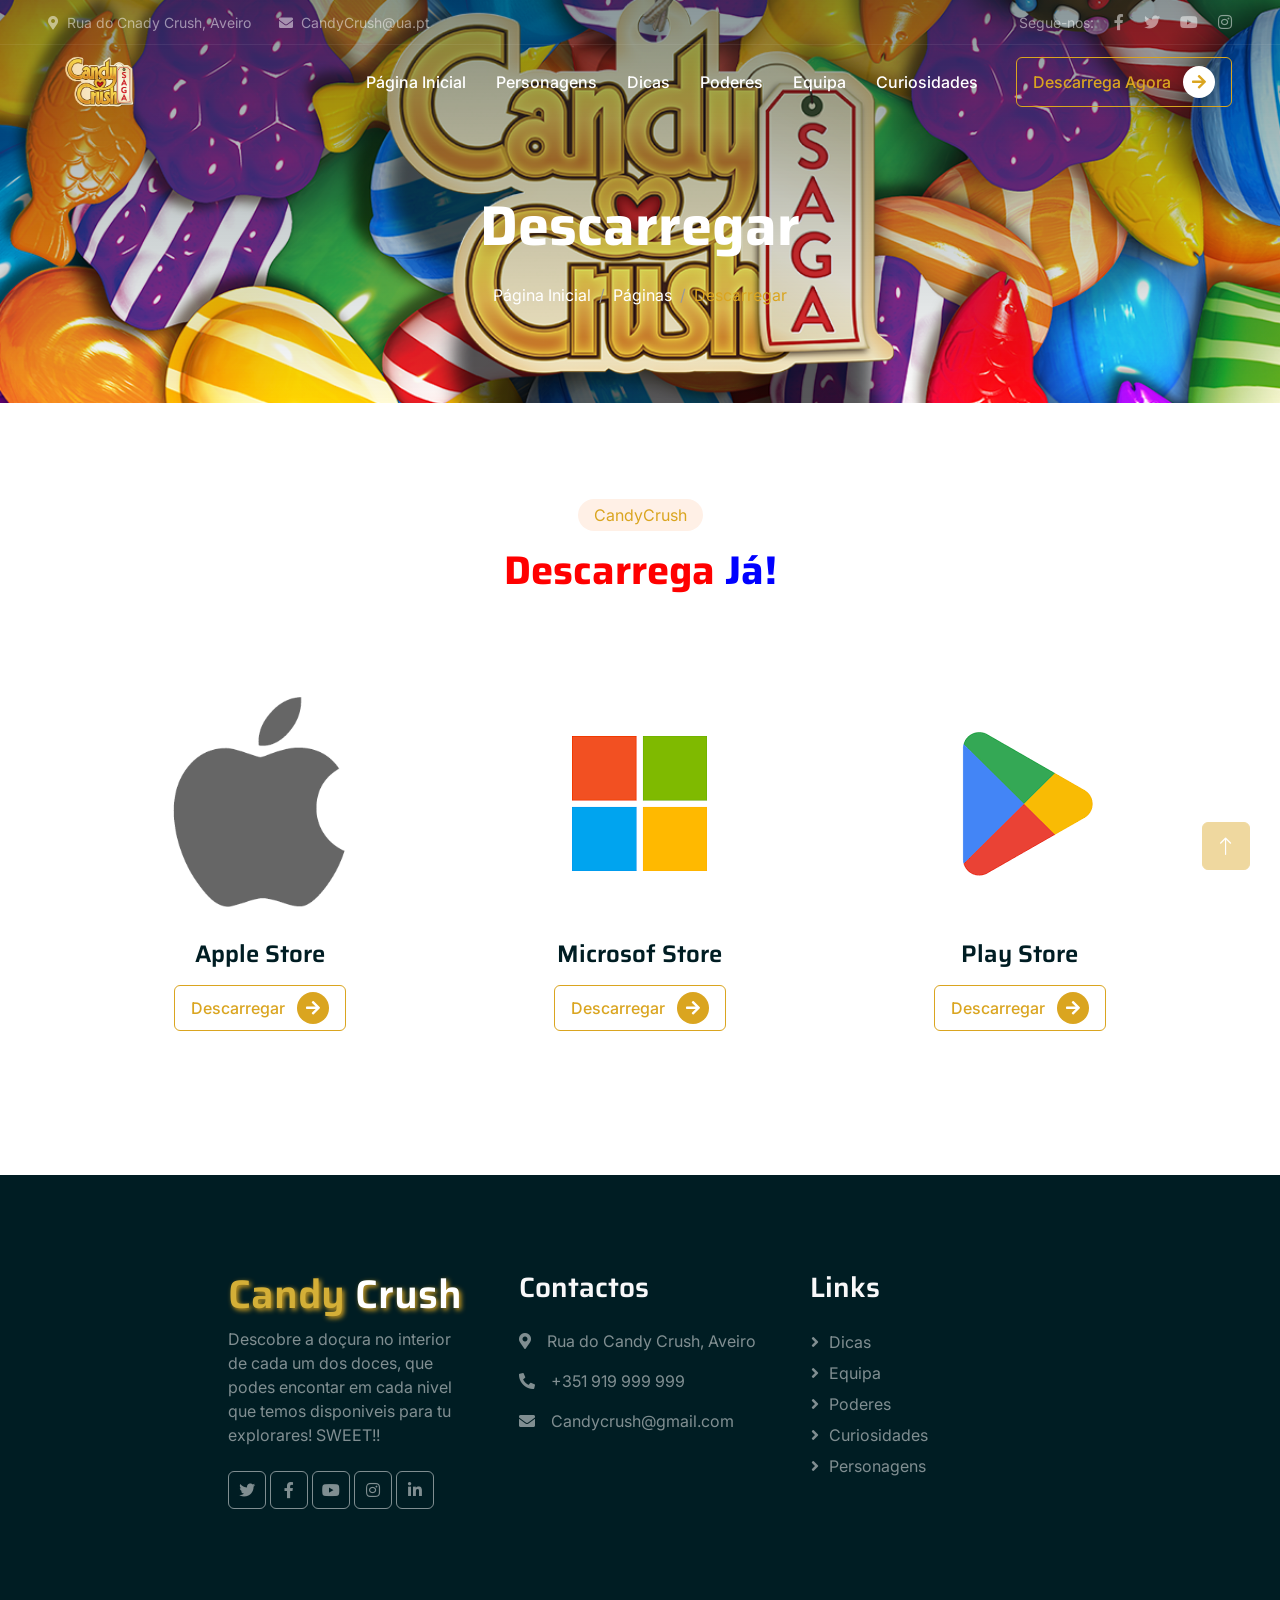
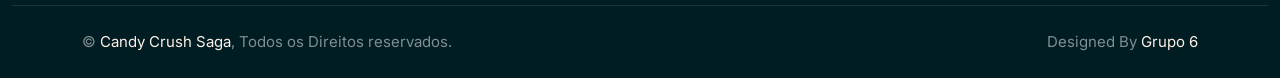
<file: Site/Descarregar.html>
<!DOCTYPE html>
<html lang="en">

<head>
    <meta charset="utf-8">
    <title>Candy Crush Saga - Download</title>
    <meta content="width=device-width, initial-scale=1.0" name="viewport">
    <meta content="" name="keywords">
    <meta content="" name="description">

    <!-- Favicon -->
    <link href="img/favicon.ico" rel="icon">

    <!-- Google Web Fonts -->
    <link rel="preconnect" href="https://fonts.googleapis.com">
    <link rel="preconnect" href="https://fonts.gstatic.com" crossorigin>
    <link href="https://fonts.googleapis.com/css2?family=Inter:wght@400;500;600&family=Saira:wght@500;600;700&display=swap" rel="stylesheet"> 

    <!-- Icon Font Stylesheet -->
    <link href="https://cdnjs.cloudflare.com/ajax/libs/font-awesome/5.10.0/css/all.min.css" rel="stylesheet">
    <link href="https://cdn.jsdelivr.net/npm/bootstrap-icons@1.4.1/font/bootstrap-icons.css" rel="stylesheet">

    <!-- Libraries Stylesheet -->
    <link href="lib/animate/animate.min.css" rel="stylesheet">
    <link href="lib/owlcarousel/assets/owl.carousel.min.css" rel="stylesheet">

    <!-- Customized Bootstrap Stylesheet -->
    <link href="css/bootstrap.min.css" rel="stylesheet">

    <!-- Template Stylesheet -->
    <link href="css/style.css" rel="stylesheet">
</head>

<body>
    <!-- Spinner Start -->
    <div id="spinner" class="show bg-white position-fixed translate-middle w-100 vh-100 top-50 start-50 d-flex align-items-center justify-content-center">
        <div class="spinner-grow text-primary" role="status"></div>
    </div>
    <!-- Spinner End -->


    <!-- Navbar Start -->
    <div class="container-fluid fixed-top px-0 wow fadeIn" data-wow-delay="0.1s">
        <div class="top-bar text-white-50 row gx-0 align-items-center d-none d-lg-flex">
            <div class="col-lg-6 px-5 text-start">
                <small><i class="fa fa-map-marker-alt me-2"></i>Rua do Cnady Crush, Aveiro</small>
                <small class="ms-4"><i class="fa fa-envelope me-2"></i>CandyCrush@ua.pt</small>
            </div>
            <div class="col-lg-6 px-5 text-end">
                <small>Segue-nos:</small>
                <a class="text-white-50 ms-3" href="https://www.facebook.com/candycrushsaga"><i class="fab fa-facebook-f"></i></a>
                <a class="text-white-50 ms-3" href="https://twitter.com/CandyCrushSaga"><i class="fab fa-twitter"></i></a>
                <a class="text-white-50 ms-3" href="https://www.youtube.com/@CandyCrushOfficial/videos"><i class="fab fa-youtube"></i></a>
                <a class="text-white-50 ms-3" href="https://www.instagram.com/candycrushsaga/"><i class="fab fa-instagram"></i></a>
            </div>
        </div>

        <nav class="navbar navbar-expand-lg navbar-dark py-lg-0 px-lg-5 wow fadeIn" data-wow-delay="0.1s">
            <a href="index.html" class="navbar-brand ms-4 ms-lg-0">
                <img src="img/Candy_Crush_Saga_logo.png" alt="logo" style= "height:60px;">
            </a>
            <button type="button" class="navbar-toggler me-4" data-bs-toggle="collapse" data-bs-target="#navbarCollapse">
                <span class="navbar-toggler-icon"></span>
            </button>
            <div class="collapse navbar-collapse" id="navbarCollapse">
                <div class="navbar-nav ms-auto p-4 p-lg-0">
                    <a href="index.html" class="nav-item nav-link">Página Inicial</a>
                    <a href="Personagens.html" class="nav-item nav-link">Personagens</a>
                    <a href="dicas.html" class="nav-item nav-link">Dicas</a>
                    <a href="Poderes1.html" class="nav-item nav-link">Poderes</a>
                    <a href="Equipa.html" class="nav-item nav-link">Equipa</a>
                    <a href="Curiosidades.html" class="nav-item nav-link">Curiosidades</a>
                </div>
                <div class="d-none d-lg-flex ms-2">
                    <a class="btn btn-outline-primary py-2 px-3" href="Descarregar.html">
                        Descarrega Agora
                        <div class="d-inline-flex btn-sm-square bg-white text-primary rounded-circle ms-2">
                            <i class="fa fa-arrow-right"></i>
                        </div>
                    </a>
                </div>
            </div>
        </nav>
    </div>
    <!-- Navbar End -->


    <!-- Page Header Start -->
    <div class="container-fluid page-header mb-5 wow fadeIn" data-wow-delay="0.1s">
        <div class="container text-center">
            <h1 class="display-4 text-white animated slideInDown mb-4">Descarregar</h1>
            <nav aria-label="breadcrumb animated slideInDown">
                <ol class="breadcrumb justify-content-center mb-0">
                    <li class="breadcrumb-item"><a class="text-white" href="#">Página Inicial</a></li>
                    <li class="breadcrumb-item"><a class="text-white" href="#">Páginas</a></li>
                    <li class="breadcrumb-item text-primary active" aria-current="page">Descarregar</li>
                </ol>
            </nav>
        </div>
    </div>
    <!-- Page Header End -->


    <!-- Service Start -->
    <div class="container-xxl py-5">
        <div class="container">
            <div class="text-center mx-auto mb-5 wow fadeInUp" data-wow-delay="0.1s" style="max-width: 500px;">
                <div class="d-inline-block rounded-pill bg-secondary text-primary py-1 px-3 mb-3">CandyCrush</div>
                <h1 class="display-6 mb-5" style="color:red"> Descarrega <span style=color:blue> Já!</span></h1>
            </div>
            <div class="row g-4 justify-content-center">
                <div class="col-lg-4 col-md-6 wow fadeInUp" data-wow-delay="0.1s">
                    <div class="Poderes-item bg-white text-center h-100 p-4 p-xl-5">
                        <img class="img-fluid mb-4" src="img/AppleStore.png" style="width: 225px; height: 225px;" alt="">
                        <h4 class="mb-3">Apple Store</h4>
                         <!--<p class="mb-4"> </p>       VER             --> 
                        <a class="btn btn-outline-primary px-3" href="https://apps.apple.com/app/id553834731">
                            Descarregar
                            <div class="d-inline-flex btn-sm-square bg-primary text-white rounded-circle ms-2">
                                <i class="fa fa-arrow-right"></i>
                            </div>
                        </a>
                    </div>
                </div>
                <div class="col-lg-4 col-md-6 wow fadeInUp" data-wow-delay="0.3s">
                    <div class="Poderes2-item bg-white text-center h-100 p-4 p-xl-5">
                        <img class="img-fluid mb-4" src="img/Microsoft Store.png" alt="">
                        <h4 class="mb-3">Microsof Store</h4>
                         <!--<p class="mb-4"> </p>       VER             --> 
                        <a class="btn btn-outline-primary px-3" href="https://www.microsoft.com/es-es/p/candy-crush-saga/9nblggh18846?rtc=1&activetab=pivot:overviewtab">
                            Descarregar
                            <div class="d-inline-flex btn-sm-square bg-primary text-white rounded-circle ms-2">
                                <i class="fa fa-arrow-right"></i>
                            </div>
                        </a>
                    </div>
                </div>
                <div class="col-lg-4 col-md-6 wow fadeInUp" data-wow-delay="0.5s">
                    <div class="Poderes-item bg-white text-center h-100 p-4 p-xl-5">
                        <img class="img-fluid mb-4" src="img/Play Store.png" alt="">
                        <h4 class="mb-3">Play Store</h4>
                        <!--<p class="mb-4"></p>       VER             --> 
                        <a class="btn btn-outline-primary px-3" href="https://play.google.com/store/apps/details?id=com.king.candycrushsaga&referrer=af_tranid%3Dcid934-1677965115424-4377%26utm_source%3DKingWeb%26utm_campaign%3D%26utm_content%3D">
                            Descarregar
                            <div class="d-inline-flex btn-sm-square bg-primary text-white rounded-circle ms-2">
                                <i class="fa fa-arrow-right"></i>
                            </div>
                        </a>
                    </div>
                </div>   
            </div>
        </div>
    </div>
    <!-- Service End -->
        

   <!-- Footer Start -->
   <div class="container-fluid bg-dark text-white-50 footer mt-5 pt-5 wow fadeIn" data-wow-delay="0.1s">
    <div class="container py-5">
        <div class="row g-5 justify-content-center">
            <div class="col-lg-3 col-md-6">
                <h1 class="texto-primary text-shadow"> Candy <span style="color:white"> Crush</span></h1> 
                <p>Descobre a doçura no interior de cada um dos doces, que podes encontar em cada nivel que temos disponiveis para tu explorares! SWEET!!</p>
                <div class="d-flex pt-2">
                    <a class="btn btn-square me-1" href="https://twitter.com/CandyCrushSaga"><i class="fab fa-twitter"></i></a>
                    <a class="btn btn-square me-1" href="https://www.facebook.com/candycrushsaga"><i class="fab fa-facebook-f"></i></a>
                    <a class="btn btn-square me-1" href="https://www.youtube.com/@CandyCrushOfficial/videos"><i class="fab fa-youtube"></i></a>
                    <a class="btn btn-square me-1" href="https://www.instagram.com/candycrushsaga/"><i class="fab fa-instagram"></i></a>
                    <a class="btn btn-square me-0" href=""><i class="fab fa-linkedin-in"></i></a>
                </div>
            </div>
            <div class="col-lg-3 col-md-6">
                <h3 class="text-light mb-4">Contactos</h3>
                <p><i class="fa fa-map-marker-alt me-3"></i>Rua do Candy Crush, Aveiro</p>
                <p><i class="fa fa-phone-alt me-3"></i>+351 919 999 999</p>
                <p><i class="fa fa-envelope me-3"></i>Candycrush@gmail.com</p>
            </div>
            <div class="col-lg-3 col-md-6">
                <h3 class="text-light mb-4">Links</h3>
                <a class="btn btn-link" href="dicas.html">Dicas</a>
                <a class="btn btn-link" href="Equipa.html">Equipa</a>
                <a class="btn btn-link" href="Poderes1.html">Poderes</a>
                <a class="btn btn-link" href="Curiosidades.html">Curiosidades</a>
                <a class="btn btn-link" href="personagens.html">Personagens</a>
            </div>
            <a></a>
        </div>
    </div>
    <div class="container-fluid copyright">
        <div class="container">
            <div class="row">
                <div class="col-md-6 text-center text-md-start mb-3 mb-md-0">
                    &copy; <a href="#">Candy Crush Saga</a>, Todos os Direitos reservados.
                </div>
                <div class="col-md-6 text-center text-md-end">
                    Designed By <a href="">Grupo 6</a>
                </div>
            </div>
        </div>
    </div>
</div>
<!-- Footer End -->


<!-- Back to Top -->
<a href="#" class="btn btn-lg btn-primary btn-lg-square back-to-top"><i class="bi bi-arrow-up"></i></a>


<!-- JavaScript Libraries -->
<script src="https://code.jquery.com/jquery-3.4.1.min.js"></script>
<script src="https://cdn.jsdelivr.net/npm/bootstrap@5.0.0/dist/js/bootstrap.bundle.min.js"></script>
<script src="lib/wow/wow.min.js"></script>
<script src="lib/easing/easing.min.js"></script>
<script src="lib/waypoints/waypoints.min.js"></script>
<script src="lib/owlcarousel/owl.carousel.min.js"></script>
<script src="lib/parallax/parallax.min.js"></script>

<!-- Template Javascript -->
<script src="js/main.js"></script>
</body>

</html>
</file>
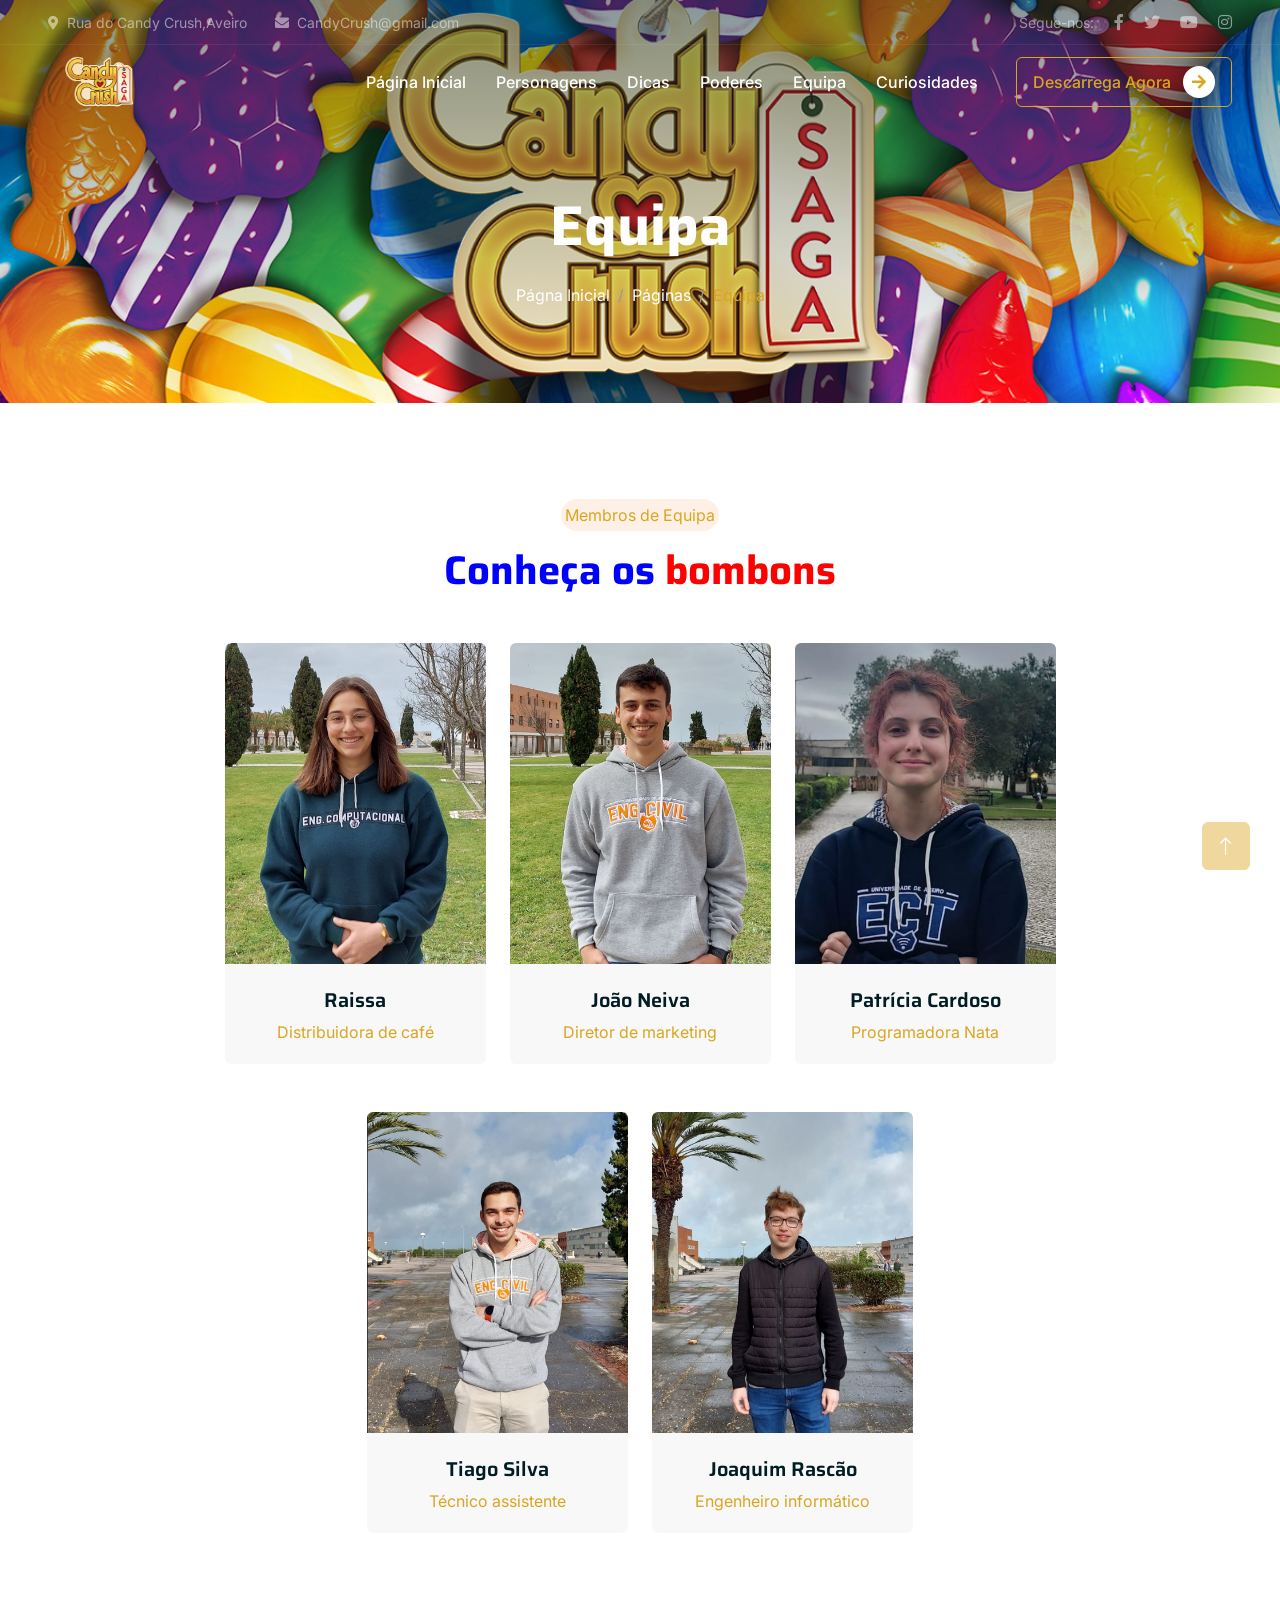
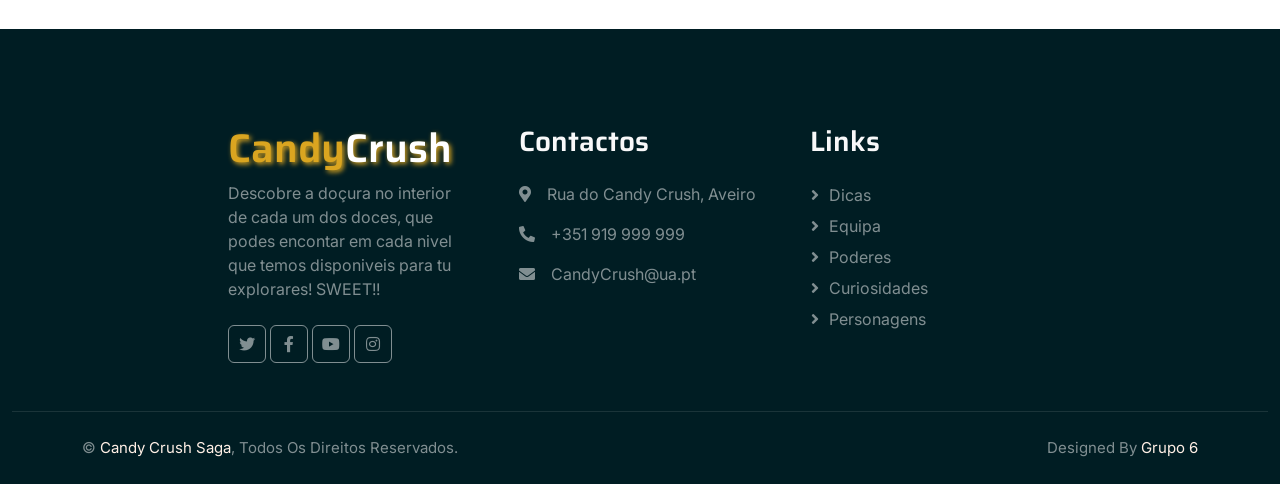
<file: Site/Equipa.html>
<!DOCTYPE html>
<html lang="en">

<head>
    <meta charset="utf-8">
    <title>Candy Crush Saga - Equipa</title>
    <meta content="width=device-width, initial-scale=1.0" name="viewport">
    <meta content="" name="keywords">
    <meta content="" name="description">

    <!-- Favicon -->
    <link href="img/favicon.ico" rel="icon">

    <!-- Google Web Fonts -->
    <link rel="preconnect" href="https://fonts.googleapis.com">
    <link rel="preconnect" href="https://fonts.gstatic.com" crossorigin>
    <link href="https://fonts.googleapis.com/css2?family=Inter:wght@400;500;600&family=Saira:wght@500;600;700&display=swap" rel="stylesheet"> 

    <!-- Icon Font Stylesheet -->
    <link href="https://cdnjs.cloudflare.com/ajax/libs/font-awesome/5.10.0/css/all.min.css" rel="stylesheet">
    <link href="https://cdn.jsdelivr.net/npm/bootstrap-icons@1.4.1/font/bootstrap-icons.css" rel="stylesheet">

    <!-- Libraries Stylesheet -->
    <link href="lib/animate/animate.min.css" rel="stylesheet">
    <link href="lib/owlcarousel/assets/owl.carousel.min.css" rel="stylesheet">

    <!-- Customized Bootstrap Stylesheet -->
    <link href="css/bootstrap.min.css" rel="stylesheet">

    <!-- Template Stylesheet -->
    <link href="css/style.css" rel="stylesheet">
</head>

<body>
    <!-- Spinner Start -->
    <div id="spinner" class="show bg-white position-fixed translate-middle w-100 vh-100 top-50 start-50 d-flex align-items-center justify-content-center">
        <div class="spinner-grow text-primary" role="status"></div>
    </div>
    <!-- Spinner End -->


    <!-- Navbar Start -->
    <div class="container-fluid fixed-top px-0 wow fadeIn" data-wow-delay="0.1s">
        <div class="top-bar text-white-50 row gx-0 align-items-center d-none d-lg-flex">
            <div class="col-lg-6 px-5 text-start">
                <small><i class="fa fa-map-marker-alt me-2"></i>Rua do Candy Crush,Aveiro</small>
                <small class="ms-4"><i class="fa fa-envelope me-2"></i>CandyCrush@gmail.com</small>
            </div>
            <div class="col-lg-6 px-5 text-end">
                <small>Segue-nos:</small>
                <a class="text-white-50 ms-3" href="https://www.facebook.com/candycrushsaga"><i class="fab fa-facebook-f"></i></a>
                <a class="text-white-50 ms-3" href="https://twitter.com/CandyCrushSaga"><i class="fab fa-twitter"></i></a>
                <a class="text-white-50 ms-3" href="https://www.youtube.com/@CandyCrushOfficial/videos"><i class="fab fa-youtube"></i></a>
                <a class="text-white-50 ms-3" href="https://www.instagram.com/candycrushsaga/"><i class="fab fa-instagram"></i></a>
            </div>
        </div>

        <nav class="navbar navbar-expand-lg navbar-dark py-lg-0 px-lg-5 wow fadeIn" data-wow-delay="0.1s">
            <a href="index.html" class="navbar-brand ms-4 ms-lg-0">
                <img src="img/Candy_Crush_Saga_logo.png" alt="logo" style= "height:60px;">
                
            </a>
            <button type="button" class="navbar-toggler me-4" data-bs-toggle="collapse" data-bs-target="#navbarCollapse">
                <span class="navbar-toggler-icon"></span>
            </button>
            <div class="collapse navbar-collapse" id="navbarCollapse">
                <div class="navbar-nav ms-auto p-4 p-lg-0">
                    <a href="index.html" class="nav-item nav-link">Página Inicial</a>
                    <a href="Personagens.html" class="nav-item nav-link">Personagens</a>
                    <a href="dicas.html" class="nav-item nav-link">Dicas</a>
                    <a href="Poderes1.html" class="nav-item nav-link">Poderes</a>
                    <a href="Equipa.html" class="nav-item nav-link">Equipa</a>  
                    <a href="Curiosidades.html" class="nav-item nav-link">Curiosidades</a>
                </div>
                <div class="d-none d-lg-flex ms-2">
                    <a class="btn btn-outline-primary py-2 px-3" href="Descarregar.html">
                        Descarrega Agora
                        <div class="d-inline-flex btn-sm-square bg-white text-primary rounded-circle ms-2">
                            <i class="fa fa-arrow-right"></i>
                        </div>
                    </a>
                </div>
            </div>
        </nav>
    </div>
    <!-- Navbar End -->


    <!-- Page Header Start -->
    <div class="container-fluid page-header mb-5 wow fadeIn" data-wow-delay="0.1s">
        <div class="container text-center">
            <h1 class="display-4 text-white animated slideInDown mb-4">Equipa</h1>
            <nav aria-label="breadcrumb animated slideInDown">
                <ol class="breadcrumb justify-content-center mb-0">
                    <li class="breadcrumb-item"><a class="text-white" href="#">Págna Inicial</a></li>
                    <li class="breadcrumb-item"><a class="text-white" href="#">Páginas</a></li>
                    <li class="breadcrumb-item text-primary active" aria-current="page">Equipa</li>
                </ol>
            </nav>
        </div>
    </div>
    <!-- Page Header End -->


    <!-- Team Start -->
    <div class="container-xxl py-5">
        <div class="container">
            <div class="text-center mx-auto mb-5 wow fadeInUp" data-wow-delay="0.1s" style="max-width: 500px;">
                <div class="d-inline-block rounded-pill bg-secondary text-primary py-1 px-1 mb-3">Membros de Equipa</div>
                <h1 class="display-6 mb-5" style="color:blue">Conheça os <span style="color:red">bombons</span></h0>
            </div>
            <div class="row g-4 justify-content-center">
                <div class="col-lg-3 col-md-6 wow fadeInUp" data-wow-delay="0.1s">
                    <div class="team-item position-relative rounded overflow-hidden">
                        <div class="overflow-hidden">
                            <img class="img-fluid" src="img/Screenshot_2.png" alt="imagem da Raissa" >
                        </div>
                        <div class="team-text bg-light text-center p-4">
                            <h5>Raissa </h5>
                            <p class="text-primary">Distribuidora de café</p>
                            <p class="text-primary justify-content-center">nº 108182</p>
                            <div class="team-social text-center">
                                <a class="btn btn-square" href="https://www.facebook.com/raissa.trigo.9"><i class="fab fa-facebook-f"></i></a>
                                <a class="btn btn-square" href="https://www.instagram.com/trigoraissa/"><i class="fab fa-instagram"></i></a>
                            </div>
                        </div>
                    </div>
                </div>
                <div class="col-lg-3 col-md-6 wow fadeInUp imagem" data-wow-delay="0.2s">
                    <div class="team-item position-relative rounded overflow-hidden">
                        <div class="overflow-hidden">
                            <img class="img-fluid" src="img/Screenshot_4.png" alt="Foto linda do Neiva" >
                        </div>
                        <div class="team-text bg-light text-center p-4">
                            <h5>João Neiva</h5>
                            <p class="text-primary justify-content-center">Diretor de marketing</p>
                            <p class="text-primary justify-content-center">nº 108687</p>
                            <div class="team-social text-center">
                                <a class="btn btn-square" href="https://www.facebook.com/joaomiguel.neiva"><i class="fab fa-facebook-f"></i></a>
                                <a class="btn btn-square" href="https://www.instagram.com/jneiva_/"><i class="fab fa-instagram"></i></a>
                            </div>
                        </div>
                    </div>
                </div>
                <div class="col-lg-3 col-md-6 wow fadeInUp" data-wow-delay="0.3s">
                    <div class="team-item position-relative rounded overflow-hidden">
                        <div class="overflow-hidden">
                            <img class="img-fluid" src="img/Screenshot_5.png" alt="foto Patricia">
                        </div>
                        <div class="team-text bg-light text-center p-4">
                            <h5>Patrícia Cardoso</h5>
                            <p class="text-primary justify-content-center">Programadora Nata</p>
                            <p class="text-primary justify-content-center">nº 103243</p>
                            <div class="team-social text-center">
                                <a class="btn btn-square" href="https://www.facebook.com/profile.php?id=100009310769982"><i class="fab fa-facebook-f"></i></a>
                                <a class="btn btn-square" href="https://www.instagram.com/patricia_cardoso_13/"><i class="fab fa-instagram"></i></a>
                            </div>
                        </div>
                    </div>
                </div>
                <div></div>
                <div class="col-lg-3 col-md-6 wow fadeInUp" data-wow-delay="0.4s">
                    <div class="team-item position-relative rounded overflow-hidden">
                        <div class="overflow-hidden">
                            <img class="img-fluid" src="img/Screenshot_3.png" alt="">
                        </div>
                        <div class="team-text bg-light text-center p-4">
                            <h5>Tiago Silva</h5>
                            <p class="text-primary justify-content-center">Técnico assistente</p>
                            <p class="text-primary justify-content-center">nº 108721</p>
                            <div class="team-social text-center">
                                <a class="btn btn-square" href="https://www.facebook.com/tiago.miguel.5667"><i class="fab fa-facebook-f"></i></a>
                                <a class="btn btn-square" href="https://www.instagram.com/Tiago_Miguel_02/"><i class="fab fa-instagram"></i></a>
                            </div>
                        </div>
                    </div>
                </div>
                <div class="col-lg-3 col-md-6 wow fadeInUp" data-wow-delay="0.5s">
                    <div class="team-item position-relative rounded overflow-hidden">
                        <div class="overflow-hidden">
                            <img class="img-fluid" src="img/Screenshot_1.png" alt="">
                        </div>
                        <div class="team-text bg-light text-center p-4">
                            <h5>Joaquim Rascão</h5>
                            <p class="text-primary">Engenheiro informático</p>
                            <p class="text-primary justify-content-center">nº 107484</p>
                            <div class="team-social text-center">
                                <a class="btn btn-square" href="https://www.facebook.com/Joaquimrascao.rascao"><i class="fab fa-facebook-f"></i></a>
                                <a class="btn btn-square" href="https://www.instagram.com/Joaquim/"><i class="fab fa-instagram"></i></a>
                            </div>
                        </div>
                    </div>
                </div>
            </div>
        </div>
    </div>
    <!-- Team End -->


    <!-- Footer Start -->
    <div class="container-fluid bg-dark text-white-50 footer mt-5 pt-5 wow fadeIn" data-wow-delay="0.1s">
        <div class="container py-5">
            <div class="row g-5 justify-content-center">
                <div class="col-lg-3 col-md-6">
                    <h1 class="text-primary text-shadow">Candy<span style="color:white">Crush</span></h1> 
                    <p>Descobre a doçura no interior de cada um dos doces, que podes encontar em cada nivel que temos disponiveis para tu explorares! SWEET!!</p>
                    <div class="d-flex pt-2">
                        <a class="btn btn-square me-1" href="https://twitter.com/CandyCrushSaga"><i class="fab fa-twitter"></i></a>
                        <a class="btn btn-square me-1" href="https://www.facebook.com/candycrushsaga"><i class="fab fa-facebook-f"></i></a>
                        <a class="btn btn-square me-1" href="https://www.youtube.com/@CandyCrushOfficial/videos"><i class="fab fa-youtube"></i></a>
                        <a class="btn btn-square me-1" href="https://www.instagram.com/candycrushsaga/"><i class="fab fa-instagram"></i></a>
                        
                    </div>
                </div>
                <div class="col-lg-3 col-md-6">
                    <h3 class="text-light mb-4">Contactos</h3>
                    <p><i class="fa fa-map-marker-alt me-3"></i><span>Rua do Candy Crush, Aveiro</span></p>
                    <p><i class="fa fa-phone-alt me-3"></i>+351 919 999 999 </p>
                    <p><i class="fa fa-envelope me-3"></i>CandyCrush@ua.pt</p>
                </div>  
                <div class="col-lg-3 col-md-6">
                    <h3 class="text-light mb-4">Links</h3>
                    <a class="btn btn-link" href="dicas.html">Dicas</a>
                    <a class="btn btn-link" href="Equipa.html">Equipa</a>
                    <a class="btn btn-link" href="Poderes1.html">Poderes</a>
                    <a class="btn btn-link" href="Curiosidades.html">Curiosidades</a>
                    <a class="btn btn-link" href="personagens.html">Personagens</a>
                </div>
            </div>
        </div>
        <div class="container-fluid copyright">
            <div class="container">
                <div class="row">
                    <div class="col-md-6 text-center text-md-start mb-3 mb-md-0">
                        &copy; <a href="#">Candy Crush Saga</a>, Todos Os Direitos Reservados.
                    </div>
                    <div class="col-md-6 text-center text-md-end">
                        <!--/*** This template is free as long as you keep the footer author’s credit link/attribution link/backlink. If you'd like to use the template without the footer author’s credit link/attribution link/backlink, you can purchase the Credit Removal License from "https://htmlcodex.com/credit-removal". Thank you for your support. ***/-->
                        Designed By <a href="">Grupo 6</a>
                    </div>
                </div>
            </div>
        </div>
    </div>
    <!-- Footer End -->


    <!-- Back to Top -->
    <a href="#" class="btn btn-lg btn-primary btn-lg-square back-to-top"><i class="bi bi-arrow-up"></i></a>


    <!-- JavaScript Libraries -->
    <script src="https://code.jquery.com/jquery-3.4.1.min.js"></script>
    <script src="https://cdn.jsdelivr.net/npm/bootstrap@5.0.0/dist/js/bootstrap.bundle.min.js"></script>
    <script src="lib/wow/wow.min.js"></script>
    <script src="lib/easing/easing.min.js"></script>
    <script src="lib/waypoints/waypoints.min.js"></script>
    <script src="lib/owlcarousel/owl.carousel.min.js"></script>
    <script src="lib/parallax/parallax.min.js"></script>

    <!-- Template Javascript -->
    <script src="js/main.js"></script>
</body>
</html>
</file>
<file: Site/css/style.css>
/********** Template CSS **********/
:root {
    --primary: #D4AF37;
    --secondary: #FFF0E6;
    --light: #F8F8F9;
    --dark: #ff00a2;
}

.text-shadow{
    text-shadow:2px 2px 5px goldenrod;
}

.back-to-top {
    position: fixed;
    display: none;
    right: 30px;
    bottom: 30px;
    z-index: 99;
}


/*** Spinner ***/
#spinner {
    opacity: 0;
    visibility: hidden;
    transition: opacity .5s ease-out, visibility 0s linear .5s;
    z-index: 99999;
}

#spinner.show {
    transition: opacity .5s ease-out, visibility 0s linear 0s;
    visibility: visible;
    opacity: 1;
}


/*** Button ***/
.btn {
    font-weight: 500;
    transition: .5s;
}

.btn.btn-primary,
.btn.btn-outline-primary:hover {
    color: white;
}

.btn.btn-primary:hover {
    color: #D4AF37;
    background: transparent;
}

.btn.btn-outline-primary:hover {
    color: rgb(255, 255, 255);
    background: goldenrod;
}

.btn-square {
    width: 38px;
    height: 38px;
}

.btn-sm-square {
    width: 32px;
    height: 32px;
}

.btn-lg-square {
    width: 48px;
    height: 48px;
}

.btn-square,
.btn-sm-square,
.btn-lg-square {
    padding: 0;
    display: flex;
    align-items: center;
    justify-content: center;
    font-weight: normal;
}


/*** Navbar ***/
.fixed-top {
    transition: .5s;
}

.top-bar {
    height: 45px;
    border-bottom: 1px solid rgba(255, 255, 255, .07);
}

.navbar .dropdown-toggle::after {
    border: none;
    content: "\f107";
    font-family: "Font Awesome 5 Free";
    font-weight: 900;
    vertical-align: middle;
    margin-left: 8px;
}

.navbar .navbar-nav .nav-link {
    margin-right: 30px;
    padding: 25px 0;
    color: #FFFFFF;
    font-weight: 500;
    outline: none;
}

.navbar .navbar-nav .nav-link:hover,
.navbar .navbar-nav .nav-link.active {
    color: var(--primary);
}

@media (max-width: 991.98px) {
    .navbar .navbar-nav {
        margin-top: 10px;
        border-top: 1px solid rgba(0, 0, 0, .07);
        background: var(--dark);
    }

    .navbar .navbar-nav .nav-link {
        padding: 10px 0;
    }
}

@media (min-width: 992px) {
    .navbar .nav-item .dropdown-menu {
        display: block;
        visibility: hidden;
        top: 100%;
        transform: rotateX(-75deg);
        transform-origin: 0% 0%;
        transition: .5s;
        opacity: 0;
    }

    .navbar .nav-item:hover .dropdown-menu {
        transform: rotateX(0deg);
        visibility: visible;
        transition: .5s;
        opacity: 1;
    }
}


/*** Header ***/
.carousel-caption {
    top: 0;
    left: 0;
    right: 0;
    bottom: 0;
    display: flex;
    align-items: center;
    justify-content: center;
    text-align: center;
    background: rgba(0, 29, 35, 0.314);
    z-index: 1;
}

.carousel-control-prev,
.carousel-control-next {
    width: 15%;
}

.carousel-control-prev-icon,
.carousel-control-next-icon {
    width: 3rem;
    height: 3rem;
    background-color: var(--dark);
    border: 12px solid var(--dark);
    border-radius: 3rem;
}

@media (max-width: 768px) {
    #header-carousel .carousel-item {
        position: relative;
        min-height: 450px;
    }
    
    #header-carousel .carousel-item img {
        position: absolute;
        width: 100%;
        height: 100%;
        object-fit: cover;
    }
}

.page-header {
    padding-top: 12rem;
    padding-bottom: 6rem;
    background: linear-gradient(rgba(0, 29, 35, 0.465), rgba(0, 29, 35, 0)), url(../img/candycrush.png) center center no-repeat;
    background-size: cover;
}

.page-header .breadcrumb-item+.breadcrumb-item::before {
    color: #999999;
}



/*** Causes ***/
.causes-item .progress {
    height: 5px;
    border-radius: 0;
    overflow: visible;
}

.causes-item .progress .progress-bar {
    position: relative;
    overflow: visible;
    width: 0px;
    border-radius: 0;
    transition: 5s;
}

.causes-item .progress .progress-bar span {
    position: absolute;
    top: -7px;
    right: 0;
    width: 40px;
    height: 19px;
    display: flex;
    align-items: center;
    justify-content: center;
    font-size: 12px;
    background: var(--primary);
    color: #FFFFFF;
}

.causes-item .causes-overlay {
    position: absolute;
    width: 100%;
    height: 0;
    top: 0;
    left: 0;
    display: flex;
    align-items: center;
    justify-content: center;
    background: rgba(0, 0, 0, .5);
    overflow: hidden;
    opacity: 0;
    transition: .5s;
}

.causes-item:hover .causes-overlay {
    height: 100%;
    opacity: 1;
}


/*** Service ***/
.service-item {
    box-shadow: 0 0 45px rgba(0, 0, 0, .06);
}


/*** Donate ***/
.donate {
    background: rgba(0, 29, 35, .8);
}

.btn-group .btn-light:hover,
.btn-group input[type="radio"]:checked+label {
    color: var(--primary);
    border-color: var(--primary);
}


/*** Team ***/
.team-item img {
    position: relative;
    top: 0;
    transition: .5s;
}

.team-item:hover img {
    top: -30px;
}

.team-item .team-text {
    position: relative;
    height: 100px;
    transition: .5s;
}

.team-item:hover .team-text {
    margin-top: -60px;
    height: 200px;
}

.team-item .team-text .team-social {
    opacity: 0;
    transition: .5s;
}

.team-item:hover .team-text .team-social {
    opacity: 1;
}

.team-item .team-social .btn {
    display: inline-flex;
    color: var(--primary);
    background: #FFFFFF;
    border-radius: 40px;
}

.team-item .team-social .btn:hover {
    color: #FFFFFF;
    background: var(--primary);
}


/*** Testimonial ***/
.testimonial-carousel::before {
    position: absolute;
    content: "";
    top: 0;
    left: 0;
    height: 100%;
    width: 0;
    background: linear-gradient(to right, rgba(255, 255, 255, 1) 0%, rgba(255, 255, 255, 0) 100%);
    z-index: 1;
}

.testimonial-carousel::after {
    position: absolute;
    content: "";
    top: 0;
    right: 0;
    height: 100%;
    width: 0;
    background: linear-gradient(to left, rgba(255, 255, 255, 1) 0%, rgba(255, 255, 255, 0) 100%);
    z-index: 1;
}

@media (min-width: 768px) {
    .testimonial-carousel::before,
    .testimonial-carousel::after {
        width: 200px;
    }
}

@media (min-width: 992px) {
    .testimonial-carousel::before,
    .testimonial-carousel::after {
        width: 300px;
    }
}

.testimonial-carousel .owl-item .testimonial-text {
    background: var(--light);
    transform: scale(.8);
    transition: .5s;
}

.testimonial-carousel .owl-item.center .testimonial-text {
    background: var(--primary);
    transform: scale(1);
}

.testimonial-carousel .owl-item .testimonial-text *,
.testimonial-carousel .owl-item .testimonial-item img {
    transition: .5s;
}

.testimonial-carousel .owl-item.center .testimonial-text * {
    color: var(--light) !important;
}

.testimonial-carousel .owl-item.center .testimonial-item img {
    background: var(--primary) !important;
} 

.testimonial-carousel .owl-nav {
    position: absolute;
    width: 350px;
    top: 15px;
    left: 50%;
    transform: translateX(-50%);
    display: flex;
    justify-content: space-between;
    opacity: 0;
    transition: .5s;
    z-index: 1;
}

.testimonial-carousel:hover .owl-nav {
    width: 300px;
    opacity: 1;
}

.testimonial-carousel .owl-nav .owl-prev,
.testimonial-carousel .owl-nav .owl-next {
    position: relative;
    color: var(--primary);
    font-size: 45px;
    transition: .5s;
}

.testimonial-carousel .owl-nav .owl-prev:hover,
.testimonial-carousel .owl-nav .owl-next:hover {
    color: var(--dark);
}


/*** Footer ***/

.footer .btn.btn-link {
    display: block;
    margin-bottom: 5px;
    padding: 0;
    text-align: left;
    color: rgba(255,255,255,0.5);
    font-weight: normal;
    text-transform: capitalize;
    transition: .3s;
}

.footer .btn.btn-link::before {
    position: relative;
    content: "\f105";
    font-family: "Font Awesome 5 Free";
    font-weight: 900;
    color: rgba(255,255,255,0.5);
    margin-right: 10px;
}

.footer .btn.btn-link:hover {
    color: var(--light);
    letter-spacing: 1px;
    box-shadow: none;
}

.footer .btn.btn-square {
    color: rgba(255,255,255,0.5);
    border: 1px solid rgba(255,255,255,0.5);
}

.footer .btn.btn-square:hover {
    color: var(--secondary);
    border-color: var(--light);
}

.footer .copyright {
    padding: 25px 0;
    font-size: 15px;
    border-top: 1px solid rgba(256, 256, 256, .1);
}

.footer .copyright a {
    color: var(--secondary);
}

.footer .copyright a:hover {
    color: var(--primary);
}

.text-title{
    color:gold !important;
}



/* table ranking */
.rankingTable{
    background-image: url("../img/ranking.jpeg");
    background-size: contain;
    width: 500px;
    height: 500px;
    background-repeat: no-repeat;
    background-position: center;
}
table, th, td{
    width: 20%;
    margin: auto;
    /*margin-top: 30%;*/
    border: 1px transparent;
    border-collapse: collapse;
    text-align: center;
    font-size: 25px;
    table-layout: fixed;

}
th, td{
    padding: 0px;
}

/* globe */

.coordinates {
    background: rgba(0, 0, 0, 0.5);
    color: #ffffff;
    bottom: 400px;
    left: 0px;
    padding: 5px 10px;
    margin: 0;
    font-size: 12px;
    line-height: 18px;
    border-radius: 3px;
    display: none;
}


.homepage-header {
    width:100%;
    height:20cm;
    background: linear-gradient(rgba(178, 178, 178, 0.064), transparent), url(../img/candycrush.png) center center no-repeat ;
    background-size: cover;
}

.homepage-header .breadcrumb-item+.breadcrumb-item::before {
    color: #999999;
}
/* Home video*/
.candyvid{
    margin-top:2cm;
    padding-top: 7.5rem;
    padding-bottom: 7.5rem;
    color:white;
}
.candyvid .content{
    width:50%;
    height:100%;
}

.youtube {
    position: absolute;
    top: 0;
    left: 0;
    bottom: 0;
    right: 0;
    width: 100%;
    height: 100%;
  }
.containerVid{
    position: relative;
    height: 400px;
    padding-top: 56.25%;
}


.dicas-item img {
    height: 150px;
}

.dicas-item2 img {
    height: 150px;
}

.dicas-item h4 {
    color: #fff;
}

.dicas-item2 h4 {
    color: #fff;
}

.dicas-item {
    box-shadow: 0 0 45px rgba(0, 0, 0, .06);
    background-color: #d6461e;
    color: #fff;
    border-radius: 50px;
}

.dicas-item2 {
    box-shadow: 0 0 45px rgba(0, 0, 0, .06);
    background-color: #5aa316;
    color: #fff;
    border-radius: 50px;

}

.botao {
    padding: 10px 60px;
    background-color: #daa520;
    border: 0;
    outline: none;
    cursor: pointer;
    font-size: 22px;
    font-weight: 500;
    border-radius: 30px;

}

.popup_window {
    width: 1000px;
    height: auto;
    background: linear-gradient(#ef745c, #34073d);
    border-radius: 6px;
    position: absolute;
    top: 0;
    left: 50%;
    transform: translate(-50%, -50%) scale(0.1);
    padding: 0 30px 50px;
    color: #ffffff;
    visibility: hidden;
    transition: trasform 0.4s, top 0.4s;
    z-index: 999;
}

.open-popup {
    visibility: visible;
    top: 50%;
    transform: translate(-50%, -50%) scale(1);
    position: fixed;
}

.popup_window h2 {
    font-size: 45px;
    font-weight: 500;
    text-align: center;
    margin: 30px 0 10px;
    font-weight: bold;
    color: #fff;
    font-family: 'Chalkduster';
}

.popup_window p {
    font-size: 20px;
    font-weight: 500;
    margin: 0;
    text-align: left;
}

.popup_window button {
    width: 100px;
    margin-top: 20px;
    padding: 10px 0;
    background: #ba42c0;
    color: #fff;
    border: 0;
    outline: none;
    font-size: 25px;
    border-radius: 4px;
    cursor: pointer;
    box-shadow: 0 5px 5px rgba(0, 0, 0, 0.2);
    position: absolute;
    left: 50%;
    transform: translateX(-50%);
    font-weight: bold;

}

.testimonial-carousel .owl-item .testimonial-text {
    background: var(--light);
    transform: scale(.8);
    transition: .5s;
}

.testimonial-carousel .owl-item.center .testimonial-text {
    background: var(--primary);
    transform: scale(1);
}

.testimonial-carousel .owl-item .testimonial-text *,
.testimonial-carousel .owl-item .testimonial-item img {
    transition: .5s;
}

.testimonial-carousel .owl-item.center .testimonial-text * {
    color: var(--light) !important;
}

.testimonial-carousel .owl-item.center .testimonial-item img {
    background: var(--primary) !important;
}

.testimonial-carousel .owl-nav {
    position: absolute;
    width: 550px;
    top: 200px;
    left: 50%;
    transform: translateX(-50%);
    display: flex;
    justify-content: space-between;
    opacity: 0;
    transition: .5s;
    z-index: 1;
}

.testimonial-carousel:hover .owl-nav {
    width: 780px;
    opacity: 1;
}

.testimonial-carousel .owl-nav .owl-prev,
.testimonial-carousel .owl-nav .owl-next {
    position: relative;
    color: var(--primary);
    font-size: 80px;
    transition: .5s;
}

.testimonial-carousel .owl-nav .owl-prev:hover,
.testimonial-carousel .owl-nav .owl-next:hover {
    color: var(--dark);
}




.texto-primary{
    color:var(--primary)
}

/*** Header ***/
.page-body {
    background:url(../img/candycrush1.png) center center no-repeat;

}

 /*** Linha 158 e 193 transparencia ***/
</file>
<file: css/style.css>
/********** Template CSS **********/
:root {
    --primary: #D4AF37;
    --secondary: #FFF0E6;
    --light: #F8F8F9;
    --dark: #ff00a2;
}

.text-shadow{
    text-shadow:2px 2px 5px goldenrod;
}

.back-to-top {
    position: fixed;
    display: none;
    right: 30px;
    bottom: 30px;
    z-index: 99;
}


/*** Spinner ***/
#spinner {
    opacity: 0;
    visibility: hidden;
    transition: opacity .5s ease-out, visibility 0s linear .5s;
    z-index: 99999;
}

#spinner.show {
    transition: opacity .5s ease-out, visibility 0s linear 0s;
    visibility: visible;
    opacity: 1;
}


/*** Button ***/
.btn {
    font-weight: 500;
    transition: .5s;
}

.btn.btn-primary,
.btn.btn-outline-primary:hover {
    color: white;
}

.btn.btn-primary:hover {
    color: #D4AF37;
    background: transparent;
}

.btn.btn-outline-primary:hover {
    color: rgb(255, 255, 255);
    background: goldenrod;
}

.btn-square {
    width: 38px;
    height: 38px;
}

.btn-sm-square {
    width: 32px;
    height: 32px;
}

.btn-lg-square {
    width: 48px;
    height: 48px;
}

.btn-square,
.btn-sm-square,
.btn-lg-square {
    padding: 0;
    display: flex;
    align-items: center;
    justify-content: center;
    font-weight: normal;
}


/*** Navbar ***/
.fixed-top {
    transition: .5s;
}

.top-bar {
    height: 45px;
    border-bottom: 1px solid rgba(255, 255, 255, .07);
}

.navbar .dropdown-toggle::after {
    border: none;
    content: "\f107";
    font-family: "Font Awesome 5 Free";
    font-weight: 900;
    vertical-align: middle;
    margin-left: 8px;
}

.navbar .navbar-nav .nav-link {
    margin-right: 30px;
    padding: 25px 0;
    color: #FFFFFF;
    font-weight: 500;
    outline: none;
}

.navbar .navbar-nav .nav-link:hover,
.navbar .navbar-nav .nav-link.active {
    color: var(--primary);
}

@media (max-width: 991.98px) {
    .navbar .navbar-nav {
        margin-top: 10px;
        border-top: 1px solid rgba(0, 0, 0, .07);
        background: var(--dark);
    }

    .navbar .navbar-nav .nav-link {
        padding: 10px 0;
    }
}

@media (min-width: 992px) {
    .navbar .nav-item .dropdown-menu {
        display: block;
        visibility: hidden;
        top: 100%;
        transform: rotateX(-75deg);
        transform-origin: 0% 0%;
        transition: .5s;
        opacity: 0;
    }

    .navbar .nav-item:hover .dropdown-menu {
        transform: rotateX(0deg);
        visibility: visible;
        transition: .5s;
        opacity: 1;
    }
}


/*** Header ***/
.carousel-caption {
    top: 0;
    left: 0;
    right: 0;
    bottom: 0;
    display: flex;
    align-items: center;
    justify-content: center;
    text-align: center;
    background: rgba(0, 29, 35, 0.314);
    z-index: 1;
}

.carousel-control-prev,
.carousel-control-next {
    width: 15%;
}

.carousel-control-prev-icon,
.carousel-control-next-icon {
    width: 3rem;
    height: 3rem;
    background-color: var(--dark);
    border: 12px solid var(--dark);
    border-radius: 3rem;
}

@media (max-width: 768px) {
    #header-carousel .carousel-item {
        position: relative;
        min-height: 450px;
    }
    
    #header-carousel .carousel-item img {
        position: absolute;
        width: 100%;
        height: 100%;
        object-fit: cover;
    }
}

.page-header {
    padding-top: 12rem;
    padding-bottom: 6rem;
    background: linear-gradient(rgba(0, 29, 35, 0.465), rgba(0, 29, 35, 0)), url(../img/candycrush.png) center center no-repeat;
    background-size: cover;
}

.page-header .breadcrumb-item+.breadcrumb-item::before {
    color: #999999;
}



/*** Causes ***/
.causes-item .progress {
    height: 5px;
    border-radius: 0;
    overflow: visible;
}

.causes-item .progress .progress-bar {
    position: relative;
    overflow: visible;
    width: 0px;
    border-radius: 0;
    transition: 5s;
}

.causes-item .progress .progress-bar span {
    position: absolute;
    top: -7px;
    right: 0;
    width: 40px;
    height: 19px;
    display: flex;
    align-items: center;
    justify-content: center;
    font-size: 12px;
    background: var(--primary);
    color: #FFFFFF;
}

.causes-item .causes-overlay {
    position: absolute;
    width: 100%;
    height: 0;
    top: 0;
    left: 0;
    display: flex;
    align-items: center;
    justify-content: center;
    background: rgba(0, 0, 0, .5);
    overflow: hidden;
    opacity: 0;
    transition: .5s;
}

.causes-item:hover .causes-overlay {
    height: 100%;
    opacity: 1;
}


/*** Service ***/
.service-item {
    box-shadow: 0 0 45px rgba(0, 0, 0, .06);
}


/*** Donate ***/
.donate {
    background: rgba(0, 29, 35, .8);
}

.btn-group .btn-light:hover,
.btn-group input[type="radio"]:checked+label {
    color: var(--primary);
    border-color: var(--primary);
}


/*** Team ***/
.team-item img {
    position: relative;
    top: 0;
    transition: .5s;
}

.team-item:hover img {
    top: -30px;
}

.team-item .team-text {
    position: relative;
    height: 100px;
    transition: .5s;
}

.team-item:hover .team-text {
    margin-top: -60px;
    height: 200px;
}

.team-item .team-text .team-social {
    opacity: 0;
    transition: .5s;
}

.team-item:hover .team-text .team-social {
    opacity: 1;
}

.team-item .team-social .btn {
    display: inline-flex;
    color: var(--primary);
    background: #FFFFFF;
    border-radius: 40px;
}

.team-item .team-social .btn:hover {
    color: #FFFFFF;
    background: var(--primary);
}


/*** Testimonial ***/
.testimonial-carousel::before {
    position: absolute;
    content: "";
    top: 0;
    left: 0;
    height: 100%;
    width: 0;
    background: linear-gradient(to right, rgba(255, 255, 255, 1) 0%, rgba(255, 255, 255, 0) 100%);
    z-index: 1;
}

.testimonial-carousel::after {
    position: absolute;
    content: "";
    top: 0;
    right: 0;
    height: 100%;
    width: 0;
    background: linear-gradient(to left, rgba(255, 255, 255, 1) 0%, rgba(255, 255, 255, 0) 100%);
    z-index: 1;
}

@media (min-width: 768px) {
    .testimonial-carousel::before,
    .testimonial-carousel::after {
        width: 200px;
    }
}

@media (min-width: 992px) {
    .testimonial-carousel::before,
    .testimonial-carousel::after {
        width: 300px;
    }
}

.testimonial-carousel .owl-item .testimonial-text {
    background: var(--light);
    transform: scale(.8);
    transition: .5s;
}

.testimonial-carousel .owl-item.center .testimonial-text {
    background: var(--primary);
    transform: scale(1);
}

.testimonial-carousel .owl-item .testimonial-text *,
.testimonial-carousel .owl-item .testimonial-item img {
    transition: .5s;
}

.testimonial-carousel .owl-item.center .testimonial-text * {
    color: var(--light) !important;
}

.testimonial-carousel .owl-item.center .testimonial-item img {
    background: var(--primary) !important;
} 

.testimonial-carousel .owl-nav {
    position: absolute;
    width: 350px;
    top: 15px;
    left: 50%;
    transform: translateX(-50%);
    display: flex;
    justify-content: space-between;
    opacity: 0;
    transition: .5s;
    z-index: 1;
}

.testimonial-carousel:hover .owl-nav {
    width: 300px;
    opacity: 1;
}

.testimonial-carousel .owl-nav .owl-prev,
.testimonial-carousel .owl-nav .owl-next {
    position: relative;
    color: var(--primary);
    font-size: 45px;
    transition: .5s;
}

.testimonial-carousel .owl-nav .owl-prev:hover,
.testimonial-carousel .owl-nav .owl-next:hover {
    color: var(--dark);
}


/*** Footer ***/

.footer .btn.btn-link {
    display: block;
    margin-bottom: 5px;
    padding: 0;
    text-align: left;
    color: rgba(255,255,255,0.5);
    font-weight: normal;
    text-transform: capitalize;
    transition: .3s;
}

.footer .btn.btn-link::before {
    position: relative;
    content: "\f105";
    font-family: "Font Awesome 5 Free";
    font-weight: 900;
    color: rgba(255,255,255,0.5);
    margin-right: 10px;
}

.footer .btn.btn-link:hover {
    color: var(--light);
    letter-spacing: 1px;
    box-shadow: none;
}

.footer .btn.btn-square {
    color: rgba(255,255,255,0.5);
    border: 1px solid rgba(255,255,255,0.5);
}

.footer .btn.btn-square:hover {
    color: var(--secondary);
    border-color: var(--light);
}

.footer .copyright {
    padding: 25px 0;
    font-size: 15px;
    border-top: 1px solid rgba(256, 256, 256, .1);
}

.footer .copyright a {
    color: var(--secondary);
}

.footer .copyright a:hover {
    color: var(--primary);
}

.text-title{
    color:gold !important;
}



/* table ranking */
.rankingTable{
    background-image: url("../img/ranking.jpeg");
    background-size: contain;
    width: 500px;
    height: 500px;
    background-repeat: no-repeat;
    background-position: center;
}
table, th, td{
    width: 20%;
    margin: auto;
    /*margin-top: 30%;*/
    border: 1px transparent;
    border-collapse: collapse;
    text-align: center;
    font-size: 25px;
    table-layout: fixed;

}
th, td{
    padding: 0px;
}

/* globe */

.coordinates {
    background: rgba(0, 0, 0, 0.5);
    color: #ffffff;
    bottom: 400px;
    left: 0px;
    padding: 5px 10px;
    margin: 0;
    font-size: 12px;
    line-height: 18px;
    border-radius: 3px;
    display: none;
}


.homepage-header {
    width:100%;
    height:20cm;
    background: linear-gradient(rgba(178, 178, 178, 0.064), transparent), url(../img/candycrush.png) center center no-repeat ;
    background-size: cover;
}

.homepage-header .breadcrumb-item+.breadcrumb-item::before {
    color: #999999;
}
/* Home video*/
.candyvid{
    margin-top:2cm;
    padding-top: 7.5rem;
    padding-bottom: 7.5rem;
    color:white;
}
.candyvid .content{
    width:50%;
    height:100%;
}

.youtube {
    position: absolute;
    top: 0;
    left: 0;
    bottom: 0;
    right: 0;
    width: 100%;
    height: 100%;
  }
.containerVid{
    position: relative;
    height: 400px;
    padding-top: 56.25%;
}


.dicas-item img {
    height: 150px;
}

.dicas-item2 img {
    height: 150px;
}

.dicas-item h4 {
    color: #fff;
}

.dicas-item2 h4 {
    color: #fff;
}

.dicas-item {
    box-shadow: 0 0 45px rgba(0, 0, 0, .06);
    background-color: #d6461e;
    color: #fff;
    border-radius: 50px;
}

.dicas-item2 {
    box-shadow: 0 0 45px rgba(0, 0, 0, .06);
    background-color: #5aa316;
    color: #fff;
    border-radius: 50px;

}

.botao {
    padding: 10px 60px;
    background-color: #daa520;
    border: 0;
    outline: none;
    cursor: pointer;
    font-size: 22px;
    font-weight: 500;
    border-radius: 30px;

}

.popup_window {
    width: 1000px;
    height: auto;
    background: linear-gradient(#ef745c, #34073d);
    border-radius: 6px;
    position: absolute;
    top: 0;
    left: 50%;
    transform: translate(-50%, -50%) scale(0.1);
    padding: 0 30px 50px;
    color: #ffffff;
    visibility: hidden;
    transition: trasform 0.4s, top 0.4s;
    z-index: 999;
}

.open-popup {
    visibility: visible;
    top: 50%;
    transform: translate(-50%, -50%) scale(1);
    position: fixed;
}

.popup_window h2 {
    font-size: 45px;
    font-weight: 500;
    text-align: center;
    margin: 30px 0 10px;
    font-weight: bold;
    color: #fff;
    font-family: 'Chalkduster';
}

.popup_window p {
    font-size: 20px;
    font-weight: 500;
    margin: 0;
    text-align: left;
}

.popup_window button {
    width: 100px;
    margin-top: 20px;
    padding: 10px 0;
    background: #ba42c0;
    color: #fff;
    border: 0;
    outline: none;
    font-size: 25px;
    border-radius: 4px;
    cursor: pointer;
    box-shadow: 0 5px 5px rgba(0, 0, 0, 0.2);
    position: absolute;
    left: 50%;
    transform: translateX(-50%);
    font-weight: bold;

}

.testimonial-carousel .owl-item .testimonial-text {
    background: var(--light);
    transform: scale(.8);
    transition: .5s;
}

.testimonial-carousel .owl-item.center .testimonial-text {
    background: var(--primary);
    transform: scale(1);
}

.testimonial-carousel .owl-item .testimonial-text *,
.testimonial-carousel .owl-item .testimonial-item img {
    transition: .5s;
}

.testimonial-carousel .owl-item.center .testimonial-text * {
    color: var(--light) !important;
}

.testimonial-carousel .owl-item.center .testimonial-item img {
    background: var(--primary) !important;
}

.testimonial-carousel .owl-nav {
    position: absolute;
    width: 550px;
    top: 200px;
    left: 50%;
    transform: translateX(-50%);
    display: flex;
    justify-content: space-between;
    opacity: 0;
    transition: .5s;
    z-index: 1;
}

.testimonial-carousel:hover .owl-nav {
    width: 780px;
    opacity: 1;
}

.testimonial-carousel .owl-nav .owl-prev,
.testimonial-carousel .owl-nav .owl-next {
    position: relative;
    color: var(--primary);
    font-size: 80px;
    transition: .5s;
}

.testimonial-carousel .owl-nav .owl-prev:hover,
.testimonial-carousel .owl-nav .owl-next:hover {
    color: var(--dark);
}




.texto-primary{
    color:var(--primary)
}

/*** Header ***/
.page-body {
    background:url(../img/candycrush1.png) center center no-repeat;

}

 /*** Linha 158 e 193 transparencia ***/
</file>
<file: assets/css/style.css>
/**
* Template Name: Gp
* Updated: Sep 18 2023 with Bootstrap v5.3.2
* Template URL: https://bootstrapmade.com/gp-free-multipurpose-html-bootstrap-template/
* Author: BootstrapMade.com
* License: https://bootstrapmade.com/license/
*/

/*--------------------------------------------------------------
# General
--------------------------------------------------------------*/
body {
  font-family: "Open Sans", sans-serif;
  color: #444444;
}

a {
  color: #ffc451;
  text-decoration: none;
}

a:hover {
  color: #ffd584;
  text-decoration: none;
}

h1,
h2,
h3,
h4,
h5,
h6 {
  font-family: "Raleway", sans-serif;
}

/*--------------------------------------------------------------
# Back to top button
--------------------------------------------------------------*/
.back-to-top {
  position: fixed;
  visibility: hidden;
  opacity: 0;
  right: 15px;
  bottom: 15px;
  z-index: 996;
  background: #ffc451;
  width: 40px;
  height: 40px;
  border-radius: 4px;
  transition: all 0.4s;
}

.back-to-top i {
  font-size: 28px;
  color: #151515;
  line-height: 0;
}

.back-to-top:hover {
  background: #151515;
}

.back-to-top:hover i {
  color: #ffc451;
}

.back-to-top.active {
  visibility: visible;
  opacity: 1;
}

/*--------------------------------------------------------------
# Preloader
--------------------------------------------------------------*/
#preloader {
  position: fixed;
  top: 0;
  left: 0;
  right: 0;
  bottom: 0;
  z-index: 9999;
  overflow: hidden;
  background: #151515;
}

#preloader:before {
  content: "";
  position: fixed;
  top: calc(50% - 0px);
  left: calc(50% - 30px);
  border: 6px solid #ffc451;
  border-top-color: #151515;
  border-bottom-color: #151515;
  border-radius: 50%;
  width: 60px;
  height: 60px;
  animation: animate-preloader 1s linear infinite;
}

@keyframes animate-preloader {
  0% {
    transform: rotate(0deg);
  }

  100% {
    transform: rotate(360deg);
  }
}

/*--------------------------------------------------------------
# Disable aos animation delay on mobile devices
--------------------------------------------------------------*/
@media screen and (max-width: 768px) {
  [data-aos-delay] {
    transition-delay: 0 !important;
  }
}

/*--------------------------------------------------------------
# Header
--------------------------------------------------------------*/
#header {
  transition: all 0.5s;
  z-index: 997;
  padding: 15px 0;
}

#header.header-scrolled,
#header.header-inner-pages {
  background: rgba(0, 0, 0, 0.8);
}

#header .logo {
  font-size: 32px;
  margin: 0;
  padding: 0;
  line-height: 1;
  font-weight: 700;
  letter-spacing: 2px;
  text-transform: uppercase;
}

#header .logo a {
  color: #fff;
}

#header .logo a span {
  color: #ffc451;
}

#header .logo img {
  max-height: 40px;
}

/*--------------------------------------------------------------
#  Get Startet Button
--------------------------------------------------------------*/
.get-started-btn {
  color: #fff;
  border-radius: 4px;
  padding: 7px 25px 8px 25px;
  white-space: nowrap;
  transition: 0.3s;
  font-size: 14px;
  display: inline-block;
  border: 2px solid #ffc451;
}

.get-started-btn:hover {
  background: #ffbb38;
  color: #343a40;
}

@media (max-width: 992px) {
  .get-started-btn {
    padding: 7px 20px 8px 20px;
    margin-right: 15px;
  }
}

/*--------------------------------------------------------------
# Navigation Menu
--------------------------------------------------------------*/
/**
* Desktop Navigation 
*/
.navbar {
  padding: 0;
}

.navbar ul {
  margin: 0;
  padding: 0;
  display: flex;
  list-style: none;
  align-items: center;
}

.navbar li {
  position: relative;
}

.navbar a,
.navbar a:focus {
  display: flex;
  align-items: center;
  justify-content: space-between;
  padding: 10px 0 10px 30px;
  font-size: 15px;
  font-weight: 600;
  color: #fff;
  white-space: nowrap;
  transition: 0.3s;
}

.navbar a i,
.navbar a:focus i {
  font-size: 12px;
  line-height: 0;
  margin-left: 5px;
}

.navbar a:hover,
.navbar .active,
.navbar .active:focus,
.navbar li:hover>a {
  color: #ffc451;
}

.navbar .dropdown ul {
  display: block;
  position: absolute;
  left: 14px;
  top: calc(100% + 30px);
  margin: 0;
  padding: 10px 0;
  z-index: 99;
  opacity: 0;
  visibility: hidden;
  background: #fff;
  box-shadow: 0px 0px 30px rgba(127, 137, 161, 0.25);
  transition: 0.3s;
}

.navbar .dropdown ul li {
  min-width: 200px;
}

.navbar .dropdown ul a {
  padding: 10px 20px;
  font-size: 14px;
  text-transform: none;
  color: #151515;
  font-weight: 400;
}

.navbar .dropdown ul a i {
  font-size: 12px;
}

.navbar .dropdown ul a:hover,
.navbar .dropdown ul .active:hover,
.navbar .dropdown ul li:hover>a {
  background-color: #ffc451;
}

.navbar .dropdown:hover>ul {
  opacity: 1;
  top: 100%;
  visibility: visible;
}

.navbar .dropdown .dropdown ul {
  top: 0;
  left: calc(100% - 30px);
  visibility: hidden;
}

.navbar .dropdown .dropdown:hover>ul {
  opacity: 1;
  top: 0;
  left: 100%;
  visibility: visible;
}

@media (max-width: 1366px) {
  .navbar .dropdown .dropdown ul {
    left: -90%;
  }

  .navbar .dropdown .dropdown:hover>ul {
    left: -100%;
  }
}

/**
* Mobile Navigation 
*/
.mobile-nav-toggle {
  color: #fff;
  font-size: 28px;
  cursor: pointer;
  display: none;
  line-height: 0;
  transition: 0.5s;
}

@media (max-width: 991px) {
  .mobile-nav-toggle {
    display: block;
  }

  .navbar ul {
    display: none;
  }
}

.navbar-mobile {
  position: fixed;
  overflow: hidden;
  top: 0;
  right: 0;
  left: 0;
  bottom: 0;
  background: rgba(0, 0, 0, 0.9);
  transition: 0.3s;
  z-index: 999;
}

.navbar-mobile .mobile-nav-toggle {
  position: absolute;
  top: 15px;
  right: 15px;
}

.navbar-mobile ul {
  display: block;
  position: absolute;
  top: 55px;
  right: 15px;
  bottom: 15px;
  left: 15px;
  padding: 10px 0;
  background-color: #fff;
  overflow-y: auto;
  transition: 0.3s;
}

.navbar-mobile a,
.navbar-mobile a:focus {
  padding: 10px 20px;
  font-size: 15px;
  color: #151515;
}

.navbar-mobile a:hover,
.navbar-mobile .active,
.navbar-mobile li:hover>a {
  color: #151515;
  background-color: #ffc451;
}

.navbar-mobile .getstarted,
.navbar-mobile .getstarted:focus {
  margin: 15px;
}

.navbar-mobile .dropdown ul {
  position: static;
  display: none;
  margin: 10px 20px;
  padding: 10px 0;
  z-index: 99;
  opacity: 1;
  visibility: visible;
  background: #fff;
  box-shadow: 0px 0px 30px rgba(127, 137, 161, 0.25);
}

.navbar-mobile .dropdown ul li {
  min-width: 200px;
}

.navbar-mobile .dropdown ul a {
  padding: 10px 20px;
  color: #151515;
}

.navbar-mobile .dropdown ul a i {
  font-size: 12px;
}

.navbar-mobile .dropdown ul a:hover,
.navbar-mobile .dropdown ul .active:hover,
.navbar-mobile .dropdown ul li:hover>a {
  background-color: #ffc451;
}

.navbar-mobile .dropdown>.dropdown-active {
  display: block;
}

/*--------------------------------------------------------------
# Hero Section
--------------------------------------------------------------*/
#hero {
  width: 100%;
  height: 100vh;
  background: url("../img/HeroImg.png") top center;
  background-size: cover;
  position: relative;
}

#hero:before {
  content: "";
  background: rgba(0, 0, 0, 0.6);
  position: absolute;
  bottom: 0;
  top: 0;
  left: 0;
  right: 0;
}

#hero .container {
  position: relative;
  padding-top: 74px;
  text-align: center;
}

#hero h1 {
  margin: 0;
  font-size: 56px;
  font-weight: 700;
  line-height: 64px;
  color: #fff;
  font-family: "Poppins", sans-serif;
}

#hero h1 span {
  color: #ffc451;
}

#hero h2 {
  color: rgba(255, 255, 255, 0.9);
  margin: 10px 0 0 0;
  font-size: 24px;
}

#hero .icon-box {
  padding: 30px 20px;
  transition: ease-in-out 0.3s;
  border: 1px solid rgba(255, 255, 255, 0.3);
  height: 100%;
  text-align: center;
}

#hero .icon-box i {
  font-size: 32px;
  line-height: 1;
  color: #ffc451;
}

#hero .icon-box h3 {
  font-weight: 700;
  margin: 10px 0 0 0;
  padding: 0;
  line-height: 1;
  font-size: 20px;
  line-height: 26px;
}

#hero .icon-box h3 a {
  color: #fff;
  transition: ease-in-out 0.3s;
}

#hero .icon-box h3 a:hover {
  color: #ffc451;
}

#hero .icon-box:hover {
  border-color: #ffc451;
}

@media (min-width: 1024px) {
  #hero {
    background-attachment: fixed;
  }
}

@media (max-width: 768px) {
  #hero {
    height: auto;
  }

  #hero h1 {
    font-size: 28px;
    line-height: 36px;
  }

  #hero h2 {
    font-size: 20px;
    line-height: 24px;
  }
}

/*--------------------------------------------------------------
# Sections General
--------------------------------------------------------------*/
section {
  padding: 60px 0;
  overflow: hidden;
}

.section-title {
  padding-bottom: 40px;
}

.section-title h2 {
  font-size: 14px;
  font-weight: 500;
  padding: 0;
  line-height: 1px;
  margin: 0 0 5px 0;
  letter-spacing: 2px;
  text-transform: uppercase;
  color: #aaaaaa;
  font-family: "Poppins", sans-serif;
}

.section-title h2::after {
  content: "";
  width: 120px;
  height: 1px;
  display: inline-block;
  background: #ffde9e;
  margin: 4px 10px;
}

.section-title p {
  margin: 0;
  margin: 0;
  font-size: 36px;
  font-weight: 700;
  text-transform: uppercase;
  font-family: "Poppins", sans-serif;
  color: #151515;
}

/*--------------------------------------------------------------
# About
--------------------------------------------------------------*/
.about .content h3 {
  font-weight: 700;
  font-size: 28px;
  font-family: "Poppins", sans-serif;
}

.about .content ul {
  list-style: none;
  padding: 0;
}

.about .content ul li {
  padding: 0 0 8px 26px;
  position: relative;
}

.about .content ul i {
  position: absolute;
  font-size: 20px;
  left: 0;
  top: -3px;
  color: #ffc451;
}

.about .content p:last-child {
  margin-bottom: 0;
}

/*--------------------------------------------------------------
# Clients
--------------------------------------------------------------*/
.clients {
  padding-top: 20px;
}

.clients .swiper-slide img {
  opacity: 0.5;
  transition: 0.3s;
  filter: grayscale(100);
}

.clients .swiper-slide img:hover {
  filter: none;
  opacity: 1;
}

.clients .swiper-pagination {
  margin-top: 20px;
  position: relative;
}

.clients .swiper-pagination .swiper-pagination-bullet {
  width: 12px;
  height: 12px;
  background-color: #fff;
  opacity: 1;
  background-color: #ddd;
}

.clients .swiper-pagination .swiper-pagination-bullet-active {
  background-color: #ffc451;
}

/*--------------------------------------------------------------
# Features
--------------------------------------------------------------*/
.features {
  padding-top: 20px;
}

.features .icon-box {
  padding-left: 15px;
}

.features .icon-box h4 {
  font-size: 20px;
  font-weight: 700;
  margin: 5px 0 10px 60px;
}

.features .icon-box i {
  font-size: 48px;
  float: left;
  color: #ffc451;
}

.features .icon-box p {
  font-size: 15px;
  color: #848484;
  margin-left: 60px;
}

.features .image {
  background-position: center center;
  background-repeat: no-repeat;
  background-size: cover;
  min-height: 400px;
}

/*--------------------------------------------------------------
# Services
--------------------------------------------------------------*/
.services .icon-box {
  text-align: center;
  border: 1px solid #ebebeb;
  padding: 80px 20px;
  transition: all ease-in-out 0.3s;
  background: #fff;
}

.services .icon-box .icon {
  margin: 0 auto;
  width: 64px;
  height: 64px;
  background: #ffc451;
  border-radius: 4px;
  display: flex;
  align-items: center;
  justify-content: center;
  margin-bottom: 20px;
  transition: 0.3s;
}

.services .icon-box .icon i {
  color: #151515;
  font-size: 28px;
  transition: ease-in-out 0.3s;
}

.services .icon-box h4 {
  font-weight: 700;
  margin-bottom: 15px;
  font-size: 24px;
}

.services .icon-box h4 a {
  color: #151515;
  transition: ease-in-out 0.3s;
}

.services .icon-box h4 a:hover {
  color: #ffc451;
}

.services .icon-box p {
  line-height: 24px;
  font-size: 14px;
  margin-bottom: 0;
}

.services .icon-box:hover {
  border-color: #fff;
  box-shadow: 0px 0 25px 0 rgba(0, 0, 0, 0.1);
  transform: translateY(-10px);
}

/*--------------------------------------------------------------
# Cta
--------------------------------------------------------------*/
.cta {
  background: linear-gradient(rgba(2, 2, 2, 0.5), rgba(0, 0, 0, 0.5)), url("../img/cta-bg.jpg") fixed center center;
  background-size: cover;
  padding: 60px 0;
}

.cta h3 {
  color: #fff;
  font-size: 28px;
  font-weight: 700;
}

.cta p {
  color: #fff;
}

.cta .cta-btn {
  font-family: "Raleway", sans-serif;
  font-weight: 600;
  font-size: 16px;
  letter-spacing: 1px;
  display: inline-block;
  padding: 8px 28px;
  border-radius: 4px;
  transition: 0.5s;
  margin-top: 10px;
  border: 2px solid #fff;
  color: #fff;
}

.cta .cta-btn:hover {
  background: #ffc451;
  border-color: #ffc451;
  color: #151515;
}

/*--------------------------------------------------------------
# Portfolio
--------------------------------------------------------------*/
.portfolio .portfolio-item {
  margin-bottom: 30px;
}

.portfolio #portfolio-flters {
  padding: 0;
  margin: 0 auto 20px auto;
  list-style: none;
  text-align: center;
}

.portfolio #portfolio-flters li {
  cursor: pointer;
  display: inline-block;
  padding: 8px 15px 10px 15px;
  font-size: 14px;
  font-weight: 600;
  line-height: 1;
  text-transform: uppercase;
  color: #444444;
  margin-bottom: 5px;
  transition: all 0.3s ease-in-out;
  border-radius: 3px;
}

.portfolio #portfolio-flters li:hover,
.portfolio #portfolio-flters li.filter-active {
  color: #151515;
  background: #ffc451;
}

.portfolio #portfolio-flters li:last-child {
  margin-right: 0;
}

.portfolio .portfolio-wrap {
  transition: 0.3s;
  position: relative;
  overflow: hidden;
  z-index: 1;
  background: rgba(21, 21, 21, 0.6);
}

.portfolio .portfolio-wrap::before {
  content: "";
  background: rgba(21, 21, 21, 0.6);
  position: absolute;
  left: 0;
  right: 0;
  top: 0;
  bottom: 0;
  transition: all ease-in-out 0.3s;
  z-index: 2;
  opacity: 0;
}

.portfolio .portfolio-wrap img {
  transition: all ease-in-out 0.3s;
}

.portfolio .portfolio-wrap .portfolio-info {
  opacity: 0;
  position: absolute;
  top: 0;
  left: 0;
  right: 0;
  bottom: 0;
  z-index: 3;
  transition: all ease-in-out 0.3s;
  display: flex;
  flex-direction: column;
  justify-content: flex-end;
  align-items: flex-start;
  padding: 20px;
}

.portfolio .portfolio-wrap .portfolio-info h4 {
  font-size: 20px;
  color: #fff;
  font-weight: 600;
}

.portfolio .portfolio-wrap .portfolio-info p {
  color: rgba(255, 255, 255, 0.7);
  font-size: 14px;
  text-transform: uppercase;
  padding: 0;
  margin: 0;
  font-style: italic;
}

.portfolio .portfolio-wrap .portfolio-links {
  text-align: center;
  z-index: 4;
}

.portfolio .portfolio-wrap .portfolio-links a {
  color: #fff;
  margin: 0 5px 0 0;
  font-size: 28px;
  display: inline-block;
  transition: 0.3s;
}

.portfolio .portfolio-wrap .portfolio-links a:hover {
  color: #ffc451;
}

.portfolio .portfolio-wrap:hover::before {
  opacity: 1;
}

.portfolio .portfolio-wrap:hover img {
  transform: scale(1.2);
}

.portfolio .portfolio-wrap:hover .portfolio-info {
  opacity: 1;
}

/*--------------------------------------------------------------
# Portfolio Details
--------------------------------------------------------------*/
.portfolio-details {
  padding-top: 40px;
}

.portfolio-details .portfolio-details-slider img {
  width: 100%;
}

.portfolio-details .portfolio-details-slider .swiper-pagination {
  margin-top: 20px;
  position: relative;
}

.portfolio-details .portfolio-details-slider .swiper-pagination .swiper-pagination-bullet {
  width: 12px;
  height: 12px;
  background-color: #fff;
  opacity: 1;
  border: 1px solid #ffc451;
}

.portfolio-details .portfolio-details-slider .swiper-pagination .swiper-pagination-bullet-active {
  background-color: #ffc451;
}

.portfolio-details .portfolio-info {
  padding: 30px;
  box-shadow: 0px 0 30px rgba(21, 21, 21, 0.08);
}

.portfolio-details .portfolio-info h3 {
  font-size: 22px;
  font-weight: 700;
  margin-bottom: 20px;
  padding-bottom: 20px;
  border-bottom: 1px solid #eee;
}

.portfolio-details .portfolio-info ul {
  list-style: none;
  padding: 0;
  font-size: 15px;
}

.portfolio-details .portfolio-info ul li+li {
  margin-top: 10px;
}

.portfolio-details .portfolio-description {
  padding-top: 30px;
}

.portfolio-details .portfolio-description h2 {
  font-size: 26px;
  font-weight: 700;
  margin-bottom: 20px;
}

.portfolio-details .portfolio-description p {
  padding: 0;
}

/*--------------------------------------------------------------
# Counts
--------------------------------------------------------------*/
.counts .content {
  padding: 30px 0;
}

.counts .content h3 {
  font-weight: 700;
  font-size: 34px;
  color: #151515;
}

.counts .content p {
  margin-bottom: 0;
}

.counts .content .count-box {
  padding: 20px 0;
  width: 100%;
}

.counts .content .count-box i {
  display: block;
  font-size: 36px;
  color: #ffc451;
  float: left;
}

.counts .content .count-box span {
  font-size: 36px;
  line-height: 30px;
  display: block;
  font-weight: 700;
  color: #151515;
  margin-left: 50px;
}

.counts .content .count-box p {
  padding: 15px 0 0 0;
  margin: 0 0 0 50px;
  font-family: "Raleway", sans-serif;
  font-size: 14px;
  color: #3b3b3b;
}

.counts .content .count-box a {
  font-weight: 600;
  display: block;
  margin-top: 20px;
  color: #3b3b3b;
  font-size: 15px;
  font-family: "Poppins", sans-serif;
  transition: ease-in-out 0.3s;
}

.counts .content .count-box a:hover {
  color: #626262;
}

.counts .image {
  background: url("../img/counts-img.jpg") center center no-repeat;
  background-size: cover;
  min-height: 400px;
}

@media (max-width: 991px) {
  .counts .image {
    text-align: center;
  }

  .counts .image img {
    max-width: 80%;
  }
}

@media (max-width: 667px) {
  .counts .image img {
    max-width: 100%;
  }
}

/*--------------------------------------------------------------
# Testimonials
--------------------------------------------------------------*/
.testimonials {
  padding: 80px 0;
  background: url("../img/testimonials-bg.jpg") no-repeat;
  background-position: center center;
  background-size: cover;
  position: relative;
}

.testimonials::before {
  content: "";
  position: absolute;
  left: 0;
  right: 0;
  top: 0;
  bottom: 0;
  background: rgba(0, 0, 0, 0.7);
}

.testimonials .section-header {
  margin-bottom: 40px;
}

.testimonials .testimonials-carousel,
.testimonials .testimonials-slider {
  overflow: hidden;
}

.testimonials .testimonial-item {
  text-align: center;
  color: #fff;
}

.testimonials .testimonial-item .testimonial-img {
  width: 100px;
  border-radius: 50%;
  border: 6px solid rgba(255, 255, 255, 0.15);
  margin: 0 auto;
}

.testimonials .testimonial-item h3 {
  font-size: 20px;
  font-weight: bold;
  margin: 10px 0 5px 0;
  color: #fff;
}

.testimonials .testimonial-item h4 {
  font-size: 14px;
  color: #ddd;
  margin: 0 0 15px 0;
}

.testimonials .testimonial-item .quote-icon-left,
.testimonials .testimonial-item .quote-icon-right {
  color: rgba(255, 255, 255, 0.6);
  font-size: 26px;
}

.testimonials .testimonial-item .quote-icon-left {
  display: inline-block;
  left: -5px;
  position: relative;
}

.testimonials .testimonial-item .quote-icon-right {
  display: inline-block;
  right: -5px;
  position: relative;
  top: 10px;
}

.testimonials .testimonial-item p {
  font-style: italic;
  margin: 0 auto 15px auto;
  color: #eee;
}

.testimonials .swiper-pagination {
  margin-top: 20px;
  position: relative;
}

.testimonials .swiper-pagination .swiper-pagination-bullet {
  width: 12px;
  height: 12px;
  background-color: rgba(255, 255, 255, 0.4);
  opacity: 0.5;
}

.testimonials .swiper-pagination .swiper-pagination-bullet-active {
  background-color: #ffc451;
  opacity: 1;
}

@media (min-width: 1024px) {
  .testimonials {
    background-attachment: fixed;
  }
}

@media (min-width: 992px) {
  .testimonials .testimonial-item p {
    width: 80%;
  }
}

/*--------------------------------------------------------------
# Team
--------------------------------------------------------------*/
.team {
  background: #fff;
  padding: 60px 0;
}

.team .member {
  margin-bottom: 20px;
  overflow: hidden;
  border-radius: 5px;
  background: #fff;
  box-shadow: 0px 2px 15px rgba(0, 0, 0, 0.1);
}

.team .member .member-img {
  position: relative;
  overflow: hidden;
}

.team .member .social {
  position: absolute;
  left: 0;
  bottom: 30px;
  right: 0;
  opacity: 0;
  transition: ease-in-out 0.3s;
  text-align: center;
}

.team .member .social a {
  transition: color 0.3s;
  color: #151515;
  margin: 0 3px;
  border-radius: 4px;
  width: 36px;
  height: 36px;
  background: rgba(255, 255, 255, 0.8);
  transition: ease-in-out 0.3s;
  color: #484848;
  display: inline-flex;
  justify-content: center;
  align-items: center;
}

.team .member .social a:hover {
  color: #151515;
  background: #ffc451;
}

.team .member .social i {
  font-size: 18px;
  line-height: 0;
}

.team .member .member-info {
  padding: 25px 15px;
}

.team .member .member-info h4 {
  font-weight: 700;
  margin-bottom: 5px;
  font-size: 18px;
  color: #151515;
}

.team .member .member-info span {
  display: block;
  font-size: 13px;
  font-weight: 400;
  color: #aaaaaa;
}

.team .member .member-info p {
  font-style: italic;
  font-size: 14px;
  line-height: 26px;
  color: #777777;
}

.team .member:hover .social {
  opacity: 1;
  bottom: 15px;
}

/*--------------------------------------------------------------
# Contact
--------------------------------------------------------------*/
.contact .info {
  width: 100%;
  background: #fff;
}

.contact .info i {
  font-size: 20px;
  background: #ffc451;
  color: #151515;
  float: left;
  width: 44px;
  height: 44px;
  display: flex;
  justify-content: center;
  align-items: center;
  border-radius: 4px;
  transition: all 0.3s ease-in-out;
}

.contact .info h4 {
  padding: 0 0 0 60px;
  font-size: 22px;
  font-weight: 600;
  margin-bottom: 5px;
  color: #151515;
}

.contact .info p {
  padding: 0 0 0 60px;
  margin-bottom: 0;
  font-size: 14px;
  color: #484848;
}

.contact .info .email,
.contact .info .phone {
  margin-top: 40px;
}

.contact .php-email-form {
  width: 100%;
  background: #fff;
}

.contact .php-email-form .form-group {
  padding-bottom: 8px;
}

.contact .php-email-form .error-message {
  display: none;
  color: #fff;
  background: #ed3c0d;
  text-align: left;
  padding: 15px;
  font-weight: 600;
}

.contact .php-email-form .error-message br+br {
  margin-top: 25px;
}

.contact .php-email-form .sent-message {
  display: none;
  color: #fff;
  background: #18d26e;
  text-align: center;
  padding: 15px;
  font-weight: 600;
}

.contact .php-email-form .loading {
  display: none;
  background: #fff;
  text-align: center;
  padding: 15px;
}

.contact .php-email-form .loading:before {
  content: "";
  display: inline-block;
  border-radius: 50%;
  width: 24px;
  height: 24px;
  margin: 0 10px -6px 0;
  border: 3px solid #18d26e;
  border-top-color: #eee;
  animation: animate-loading 1s linear infinite;
}

.contact .php-email-form input,
.contact .php-email-form textarea {
  border-radius: 0;
  box-shadow: none;
  font-size: 14px;
  border-radius: 4px;
}

.contact .php-email-form input:focus,
.contact .php-email-form textarea:focus {
  border-color: #ffc451;
}

.contact .php-email-form input {
  height: 44px;
}

.contact .php-email-form textarea {
  padding: 10px 12px;
}

.contact .php-email-form button[type=submit] {
  background: #ffc451;
  border: 0;
  padding: 10px 24px;
  color: #151515;
  transition: 0.4s;
  border-radius: 4px;
}

.contact .php-email-form button[type=submit]:hover {
  background: #ffcd6b;
}

@keyframes animate-loading {
  0% {
    transform: rotate(0deg);
  }

  100% {
    transform: rotate(360deg);
  }
}

/*--------------------------------------------------------------
# Breadcrumbs
--------------------------------------------------------------*/
.breadcrumbs {
  padding: 15px 0;
  background: whitesmoke;
  min-height: 40px;
  margin-top: 74px;
}

.breadcrumbs h2 {
  font-size: 28px;
  font-weight: 400;
}

.breadcrumbs ol {
  display: flex;
  flex-wrap: wrap;
  list-style: none;
  padding: 0;
  margin: 0;
}

.breadcrumbs ol li+li {
  padding-left: 10px;
}

.breadcrumbs ol li+li::before {
  display: inline-block;
  padding-right: 10px;
  color: #2f2f2f;
  content: "/";
}

@media (max-width: 992px) {
  .breadcrumbs {
    margin-top: 68px;
  }

  .breadcrumbs .d-flex {
    display: block !important;
  }

  .breadcrumbs ol {
    display: block;
  }

  .breadcrumbs ol li {
    display: inline-block;
  }
}

/*--------------------------------------------------------------
# Footer
--------------------------------------------------------------*/
#footer {
  background: black;
  padding: 0 0 30px 0;
  color: #fff;
  font-size: 14px;
}

#footer .footer-top {
  background: #151515;
  border-bottom: 1px solid #222222;
  padding: 60px 0 30px 0;
}

#footer .footer-top .footer-info {
  margin-bottom: 30px;
}

#footer .footer-top .footer-info h3 {
  font-size: 28px;
  margin: 0 0 20px 0;
  padding: 2px 0 2px 0;
  line-height: 1;
  font-weight: 700;
  text-transform: uppercase;
}

#footer .footer-top .footer-info h3 span {
  color: #ffc451;
}

#footer .footer-top .footer-info p {
  font-size: 14px;
  line-height: 24px;
  margin-bottom: 0;
  font-family: "Raleway", sans-serif;
  color: #fff;
}

#footer .footer-top .social-links a {
  font-size: 18px;
  display: inline-block;
  background: #292929;
  color: #fff;
  line-height: 1;
  padding: 8px 0;
  margin-right: 4px;
  border-radius: 4px;
  text-align: center;
  width: 36px;
  height: 36px;
  transition: 0.3s;
}

#footer .footer-top .social-links a:hover {
  background: #ffc451;
  color: #151515;
  text-decoration: none;
}

#footer .footer-top h4 {
  font-size: 16px;
  font-weight: 600;
  color: #fff;
  position: relative;
  padding-bottom: 12px;
}

#footer .footer-top .footer-links {
  margin-bottom: 30px;
}

#footer .footer-top .footer-links ul {
  list-style: none;
  padding: 0;
  margin: 0;
}

#footer .footer-top .footer-links ul i {
  padding-right: 2px;
  color: #ffc451;
  font-size: 18px;
  line-height: 1;
}

#footer .footer-top .footer-links ul li {
  padding: 10px 0;
  display: flex;
  align-items: center;
}

#footer .footer-top .footer-links ul li:first-child {
  padding-top: 0;
}

#footer .footer-top .footer-links ul a {
  color: #fff;
  transition: 0.3s;
  display: inline-block;
  line-height: 1;
}

#footer .footer-top .footer-links ul a:hover {
  color: #ffc451;
}

#footer .footer-top .footer-newsletter form {
  margin-top: 30px;
  background: #fff;
  padding: 6px 10px;
  position: relative;
  border-radius: 4px;
}

#footer .footer-top .footer-newsletter form input[type=email] {
  border: 0;
  padding: 4px;
  width: calc(100% - 110px);
}

#footer .footer-top .footer-newsletter form input[type=submit] {
  position: absolute;
  top: 0;
  right: -2px;
  bottom: 0;
  border: 0;
  background: none;
  font-size: 16px;
  padding: 0 20px;
  background: #ffc451;
  color: #151515;
  transition: 0.3s;
  border-radius: 0 4px 4px 0;
}

#footer .footer-top .footer-newsletter form input[type=submit]:hover {
  background: #ffcd6b;
}

#footer .copyright {
  text-align: center;
  padding-top: 30px;
}

#footer .credits {
  padding-top: 10px;
  text-align: center;
  font-size: 13px;
  color: #fff;
}
</file>
